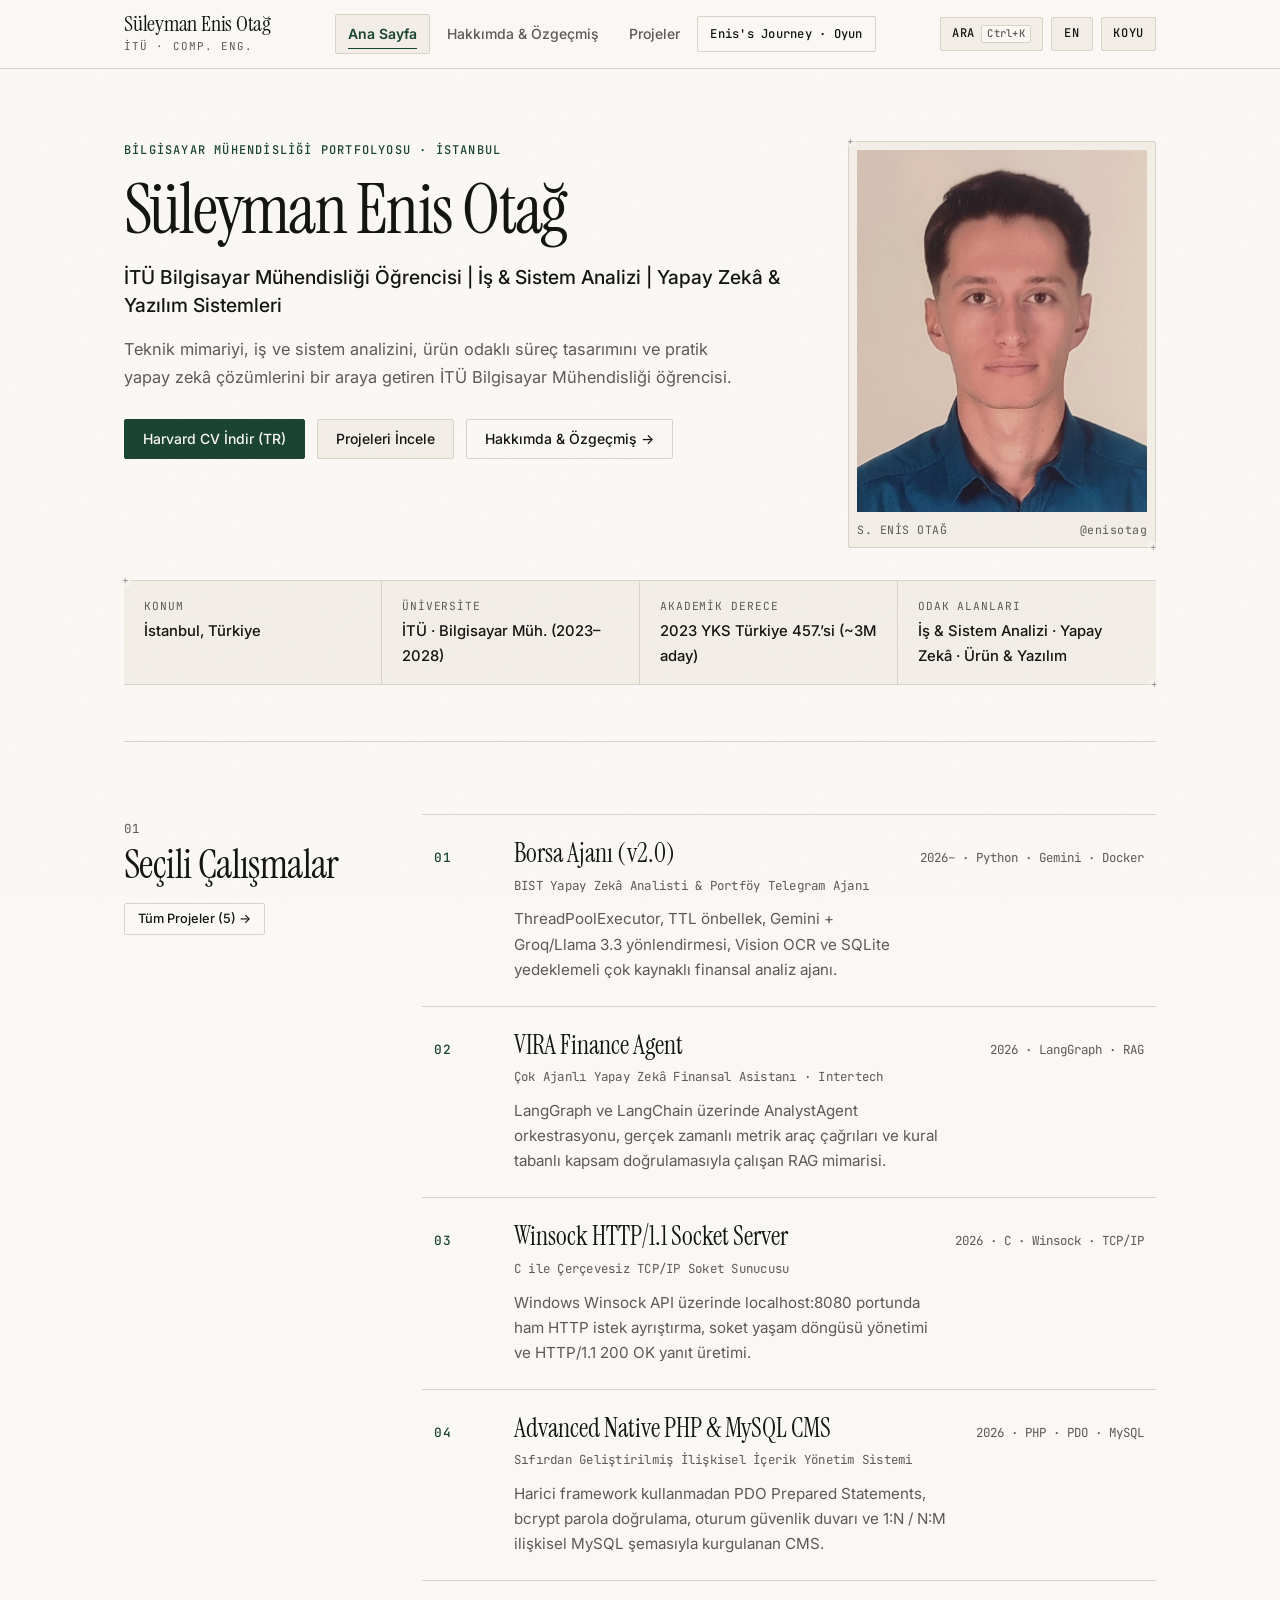
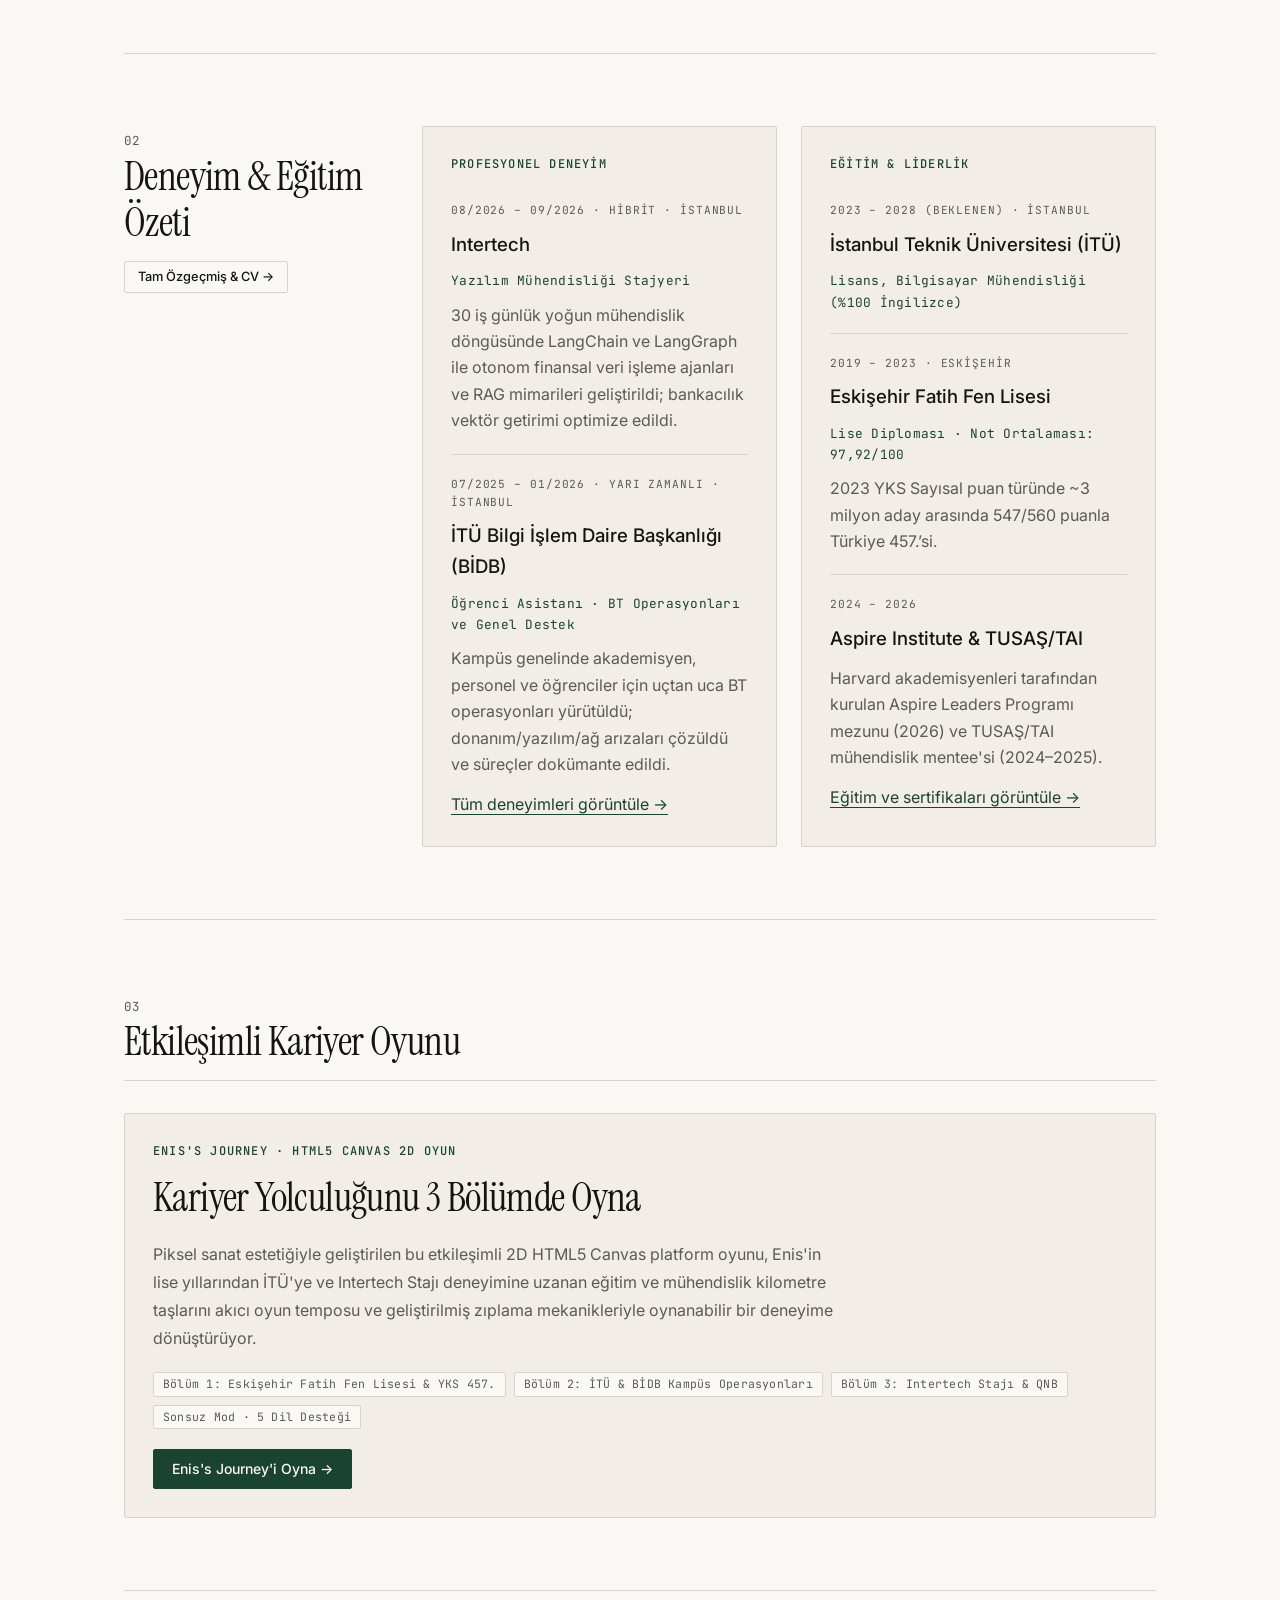
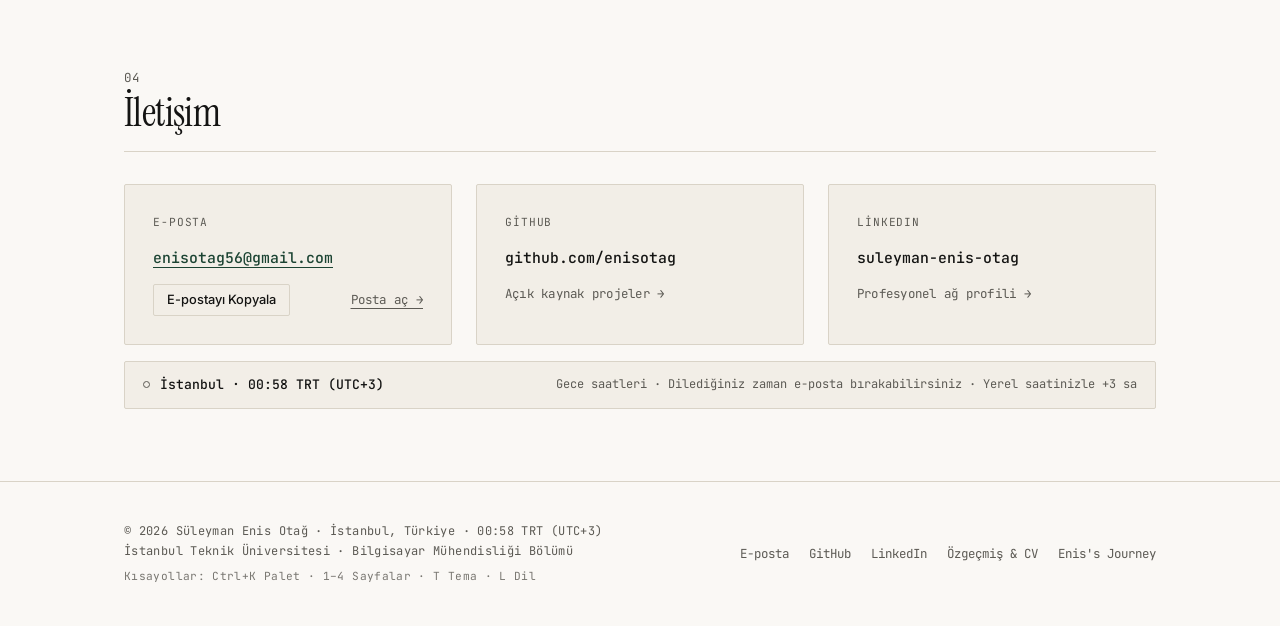
<file: index.html>
<!DOCTYPE html>
<html lang="tr" data-theme="light">
<head>
  <meta charset="UTF-8">
  <meta name="viewport" content="width=device-width, initial-scale=1.0">
  <title data-tr="Süleyman Enis Otağ — Bilgisayar Mühendisliği &amp; Agentic AI Portfolyosu" data-en="Süleyman Enis Otağ — Computer Engineering &amp; Agentic AI Portfolio">Süleyman Enis Otağ — Bilgisayar Mühendisliği &amp; Agentic AI Portfolyosu</title>
  <meta name="description" content="Süleyman Enis Otağ — İTÜ Bilgisayar Mühendisliği öğrencisi. İş ve sistem analizi, ürün odaklı yazılım geliştirme ve yapay zekâ çözümleri portfolyosu.">
  <link rel="icon" type="image/svg+xml" href="assets/img/favicon.svg">
  <meta property="og:type" content="website">
  <meta property="og:site_name" content="Süleyman Enis Otağ">
  <meta property="og:title" content="Süleyman Enis Otağ — Bilgisayar Mühendisliği &amp; Agentic AI Portfolyosu">
  <meta property="og:description" content="Süleyman Enis Otağ — İTÜ Bilgisayar Mühendisliği öğrencisi. İş ve sistem analizi, ürün odaklı yazılım geliştirme ve yapay zekâ çözümleri portfolyosu.">
  <meta property="og:url" content="https://web.itu.edu.tr/otag23/">
  <meta property="og:image" content="https://web.itu.edu.tr/otag23/assets/img/og-preview.png">
  <meta property="og:image:width" content="1200">
  <meta property="og:image:height" content="630">
  <meta property="og:locale" content="tr_TR">
  <meta name="twitter:card" content="summary_large_image">
  <meta name="twitter:title" content="Süleyman Enis Otağ — Bilgisayar Mühendisliği &amp; Agentic AI Portfolyosu">
  <meta name="twitter:description" content="Süleyman Enis Otağ — İTÜ Bilgisayar Mühendisliği öğrencisi. İş ve sistem analizi, ürün odaklı yazılım geliştirme ve yapay zekâ çözümleri portfolyosu.">
  <meta name="twitter:image" content="https://web.itu.edu.tr/otag23/assets/img/og-preview.png">
  <link rel="preconnect" href="https://fonts.googleapis.com">
  <link rel="preconnect" href="https://fonts.gstatic.com" crossorigin>
  <link href="https://fonts.googleapis.com/css2?family=Instrument+Serif:ital@0;1&family=Inter:wght@400;500;600;700&family=JetBrains+Mono:wght@400;500&display=swap" rel="stylesheet">
  <link rel="stylesheet" href="assets/css/style.css">
  <script src="assets/js/main.js" defer></script>
</head>
<body>
  <a href="#main-content" class="skip-link" data-tr="İçeriğe geç" data-en="Skip to content">İçeriğe geç</a>

  <header class="site-header">
    <div class="container header-inner">
      <a href="index.html" class="brand">
        <span class="brand-name">Süleyman Enis Otağ</span>
        <span class="brand-meta">İTÜ · COMP. ENG.</span>
      </a>
      <nav class="site-nav" id="site-nav" aria-label="Ana gezinme">
        <a href="index.html" class="nav-link" data-tr="Ana Sayfa" data-en="Home">Ana Sayfa</a>
        <a href="about.html" class="nav-link" data-tr="Hakkımda &amp; Özgeçmiş" data-en="About &amp; CV">Hakkımda &amp; Özgeçmiş</a>
        <a href="projects.html" class="nav-link" data-tr="Projeler" data-en="Projects">Projeler</a>
        <a href="journey.html" class="nav-link nav-link-journey" data-tr="Enis's Journey · Oyun" data-en="Enis's Journey · Game">Enis's Journey · Oyun</a>
      </nav>
      <div class="header-actions">
        <button type="button" class="control-btn cmd-trigger" id="cmd-palette-trigger" aria-haspopup="dialog" aria-controls="cmd-palette" aria-expanded="false"><span class="cmd-trigger-label" data-tr="Ara" data-en="Search">Ara</span><kbd class="cmd-trigger-kbd">Ctrl+K</kbd></button>
        <button type="button" class="control-btn" id="lang-toggle" aria-label="Switch language to English">EN</button>
        <button type="button" class="control-btn" id="theme-toggle" aria-label="Koyu temaya geç" aria-pressed="false">KOYU</button>
        <button type="button" class="control-btn mobile-nav-toggle" id="mobile-nav-toggle" aria-expanded="false" aria-controls="site-nav" aria-label="Menüyü aç / Toggle menu" data-tr="Menü" data-en="Menu">Menü</button>
      </div>
    </div>
  </header>

  <main id="main-content">
    <!-- Editorial Hero -->
    <section class="hero">
      <div class="container stack-lg">
        <div class="hero-grid">
          <div>
            <p class="eyebrow" data-tr="BİLGİSAYAR MÜHENDİSLİĞİ PORTFOLYOSU · İSTANBUL" data-en="COMPUTER ENGINEERING PORTFOLIO · ISTANBUL">BİLGİSAYAR MÜHENDİSLİĞİ PORTFOLYOSU · İSTANBUL</p>
            <h1 class="hero-title">Süleyman Enis Otağ</h1>
            <p class="hero-subtitle" data-tr="İTÜ Bilgisayar Mühendisliği Öğrencisi | İş &amp; Sistem Analizi | Yapay Zekâ &amp; Yazılım Sistemleri" data-en="Senior Computer Engineering Student @ Istanbul Technical University | Business &amp; Systems Analysis | AI &amp; Software Systems">İTÜ Bilgisayar Mühendisliği Öğrencisi | İş &amp; Sistem Analizi | Yapay Zekâ &amp; Yazılım Sistemleri</p>
            <p class="hero-lead" data-tr="Teknik mimariyi, iş ve sistem analizini, ürün odaklı süreç tasarımını ve pratik yapay zekâ çözümlerini bir araya getiren İTÜ Bilgisayar Mühendisliği öğrencisi." data-en="ITU Computer Engineering student bridging technical architecture, business &amp; systems analysis, product workflows, and practical AI solutions.">Teknik mimariyi, iş ve sistem analizini, ürün odaklı süreç tasarımını ve pratik yapay zekâ çözümlerini bir araya getiren İTÜ Bilgisayar Mühendisliği öğrencisi.</p>
            <div class="hero-actions">
              <a href="assets/cv/enis_cv_tr.pdf" class="btn btn-primary cv-dynamic-link" target="_blank" rel="noopener" data-tr="Harvard CV İndir (TR)" data-en="Download Harvard CV (EN)">Harvard CV İndir (TR)</a>
              <a href="projects.html" class="btn btn-secondary" data-tr="Projeleri İncele" data-en="Explore Projects">Projeleri İncele</a>
              <a href="about.html" class="btn btn-ghost" data-tr="Hakkımda &amp; Özgeçmiş →" data-en="About &amp; Experience →">Hakkımda &amp; Özgeçmiş →</a>
            </div>
          </div>

          <aside class="hero-aside">
            <figure class="avatar-frame">
              <img src="assets/img/profile.jpg" alt="Süleyman Enis Otağ" width="280" height="350" loading="eager">
              <figcaption class="avatar-caption">
                <span>S. ENİS OTAĞ</span>
                <span>@enisotag</span>
              </figcaption>
            </figure>
          </aside>
        </div>

        <div class="meta-bar" role="region" aria-label="Özet Bilgiler">
          <div class="meta-item">
            <span class="meta-label" data-tr="Konum" data-en="Location">Konum</span>
            <span class="meta-value">İstanbul, Türkiye</span>
          </div>
          <div class="meta-item">
            <span class="meta-label" data-tr="Üniversite" data-en="University">Üniversite</span>
            <span class="meta-value" data-tr="İTÜ · Bilgisayar Müh. (2023–2028)" data-en="ITU · Computer Eng. (2023–2028)">İTÜ · Bilgisayar Müh. (2023–2028)</span>
          </div>
          <div class="meta-item">
            <span class="meta-label" data-tr="Akademik Derece" data-en="Academic Rank">Akademik Derece</span>
            <span class="meta-value" data-tr="2023 YKS Türkiye 457.’si (~3M aday)" data-en="2023 YKS 457th Nationwide (~3M)">2023 YKS Türkiye 457.’si (~3M aday)</span>
          </div>
          <div class="meta-item">
            <span class="meta-label" data-tr="Odak Alanları" data-en="Core Focus">Odak Alanları</span>
            <span class="meta-value" data-tr="İş &amp; Sistem Analizi · Yapay Zekâ · Ürün &amp; Yazılım" data-en="Business &amp; Systems Analysis · AI · Software">İş &amp; Sistem Analizi · Yapay Zekâ · Ürün &amp; Yazılım</span>
          </div>
        </div>
      </div>
    </section>

    <div class="container"><hr class="divider"></div>

    <!-- Selected Works -->
    <section class="section" id="selected-works">
      <div class="container section-split">
        <div class="section-header">
          <div>
            <span class="section-index">01</span>
            <h2 class="section-title" data-tr="Seçili Çalışmalar" data-en="Selected Works">Seçili Çalışmalar</h2>
          </div>
          <a href="projects.html" class="btn btn-ghost btn-sm" data-tr="Tüm Projeler (5) →" data-en="All Projects (5) →">Tüm Projeler (5) →</a>
        </div>

        <div class="section-body">
          <div class="index-list">
          <a href="projects.html#borsa-ajani" class="index-row">
            <span class="row-num">01</span>
            <div class="row-main">
              <h3 class="row-title">Borsa Ajanı (v2.0)</h3>
              <p class="row-sub" data-tr="BIST Yapay Zekâ Analisti &amp; Portföy Telegram Ajanı" data-en="BIST AI Analyst &amp; Portfolio Telegram Agent">BIST Yapay Zekâ Analisti &amp; Portföy Telegram Ajanı</p>
              <p class="row-desc" data-tr="ThreadPoolExecutor, TTL önbellek, Gemini + Groq/Llama 3.3 yönlendirmesi, Vision OCR ve SQLite yedeklemeli çok kaynaklı finansal analiz ajanı." data-en="Concurrent multi-source financial pipeline with ThreadPoolExecutor, TTL cache, Gemini + Groq/Llama 3.3 fallback, Vision OCR, and SQLite backup.">ThreadPoolExecutor, TTL önbellek, Gemini + Groq/Llama 3.3 yönlendirmesi, Vision OCR ve SQLite yedeklemeli çok kaynaklı finansal analiz ajanı.</p>
            </div>
            <span class="row-meta">2026– · Python · Gemini · Docker</span>
          </a>

          <a href="projects.html#vira-agent" class="index-row">
            <span class="row-num">02</span>
            <div class="row-main">
              <h3 class="row-title">VIRA Finance Agent</h3>
              <p class="row-sub" data-tr="Çok Ajanlı Yapay Zekâ Finansal Asistanı · Intertech" data-en="Multi-Agent AI Financial Assistant · Intertech">Çok Ajanlı Yapay Zekâ Finansal Asistanı · Intertech</p>
              <p class="row-desc" data-tr="LangGraph ve LangChain üzerinde AnalystAgent orkestrasyonu, gerçek zamanlı metrik araç çağrıları ve kural tabanlı kapsam doğrulamasıyla çalışan RAG mimarisi." data-en="Multi-agent LangGraph &amp; LangChain orchestration featuring AnalystAgent, real-time tool calling, and rule-based scope validation over banking data.">LangGraph ve LangChain üzerinde AnalystAgent orkestrasyonu, gerçek zamanlı metrik araç çağrıları ve kural tabanlı kapsam doğrulamasıyla çalışan RAG mimarisi.</p>
            </div>
            <span class="row-meta">2026 · LangGraph · RAG</span>
          </a>

          <a href="projects.html#winsock-server" class="index-row">
            <span class="row-num">03</span>
            <div class="row-main">
              <h3 class="row-title">Winsock HTTP/1.1 Socket Server</h3>
              <p class="row-sub" data-tr="C ile Çerçevesiz TCP/IP Soket Sunucusu" data-en="Framework-Free TCP/IP HTTP/1.1 Socket Server in C">C ile Çerçevesiz TCP/IP Soket Sunucusu</p>
              <p class="row-desc" data-tr="Windows Winsock API üzerinde localhost:8080 portunda ham HTTP istek ayrıştırma, soket yaşam döngüsü yönetimi ve HTTP/1.1 200 OK yanıt üretimi." data-en="Framework-free TCP/IP server on localhost:8080 built with Windows Winsock API, handling raw HTTP parsing and deterministic connection lifecycles.">Windows Winsock API üzerinde localhost:8080 portunda ham HTTP istek ayrıştırma, soket yaşam döngüsü yönetimi ve HTTP/1.1 200 OK yanıt üretimi.</p>
            </div>
            <span class="row-meta">2026 · C · Winsock · TCP/IP</span>
          </a>

          <a href="projects.html#php-cms" class="index-row">
            <span class="row-num">04</span>
            <div class="row-main">
              <h3 class="row-title">Advanced Native PHP &amp; MySQL CMS</h3>
              <p class="row-sub" data-tr="Sıfırdan Geliştirilmiş İlişkisel İçerik Yönetim Sistemi" data-en="Custom Relational Content Management System">Sıfırdan Geliştirilmiş İlişkisel İçerik Yönetim Sistemi</p>
              <p class="row-desc" data-tr="Harici framework kullanmadan PDO Prepared Statements, bcrypt parola doğrulama, oturum güvenlik duvarı ve 1:N / N:M ilişkisel MySQL şemasıyla kurgulanan CMS." data-en="Custom CMS built from scratch without external frameworks using PDO Prepared Statements, bcrypt auth, session firewall, and 1:N / N:M schemas.">Harici framework kullanmadan PDO Prepared Statements, bcrypt parola doğrulama, oturum güvenlik duvarı ve 1:N / N:M ilişkisel MySQL şemasıyla kurgulanan CMS.</p>
            </div>
            <span class="row-meta">2026 · PHP · PDO · MySQL</span>
          </a>
          </div>
        </div>
      </div>
    </section>

    <div class="container"><hr class="divider"></div>

    <!-- Experience & Education Snapshot -->
    <section class="section" id="background">
      <div class="container section-split">
        <div class="section-header">
          <div>
            <span class="section-index">02</span>
            <h2 class="section-title" data-tr="Deneyim &amp; Eğitim Özeti" data-en="Experience &amp; Education Snapshot">Deneyim &amp; Eğitim Özeti</h2>
          </div>
          <a href="about.html" class="btn btn-ghost btn-sm" data-tr="Tam Özgeçmiş &amp; CV →" data-en="Full Profile &amp; CV →">Tam Özgeçmiş &amp; CV →</a>
        </div>

        <div class="section-body">
          <div class="grid-2">
          <article class="card">
            <p class="eyebrow" data-tr="Profesyonel Deneyim" data-en="Experience">Profesyonel Deneyim</p>
            <div class="stack-md">
              <div class="stack-sm">
                <span class="meta-label" data-tr="08/2026 – 09/2026 · Hibrit · İstanbul" data-en="08/2026 – 09/2026 · Hybrid · İstanbul">08/2026 – 09/2026 · Hibrit · İstanbul</span>
                <h3>Intertech</h3>
                <p class="timeline-role" data-tr="Yazılım Mühendisliği Stajyeri" data-en="Software Engineering Intern">Yazılım Mühendisliği Stajyeri</p>
                <p class="text-muted" data-tr="30 iş günlük yoğun mühendislik döngüsünde LangChain ve LangGraph ile otonom finansal veri işleme ajanları ve RAG mimarileri geliştirildi; bankacılık vektör getirimi optimize edildi." data-en="Architected LangChain/LangGraph agentic AI workflows and RAG pipelines for automated financial data processing; optimized banking vector retrieval latency and accuracy.">30 iş günlük yoğun mühendislik döngüsünde LangChain ve LangGraph ile otonom finansal veri işleme ajanları ve RAG mimarileri geliştirildi; bankacılık vektör getirimi optimize edildi.</p>
              </div>

              <hr class="divider">

              <div class="stack-sm">
                <span class="meta-label" data-tr="07/2025 – 01/2026 · Yarı Zamanlı · İstanbul" data-en="07/2025 – 01/2026 · Part-time · İstanbul">07/2025 – 01/2026 · Yarı Zamanlı · İstanbul</span>
                <h3>İTÜ Bilgi İşlem Daire Başkanlığı (BİDB)</h3>
                <p class="timeline-role" data-tr="Öğrenci Asistanı · BT Operasyonları ve Genel Destek" data-en="Student Assistant · IT Operations &amp; General Support">Öğrenci Asistanı · BT Operasyonları ve Genel Destek</p>
                <p class="text-muted" data-tr="Kampüs genelinde akademisyen, personel ve öğrenciler için uçtan uca BT operasyonları yürütüldü; donanım/yazılım/ağ arızaları çözüldü ve süreçler dokümante edildi." data-en="Delivered end-to-end campus IT operations and incident resolution for faculty, staff, and students while standardizing troubleshooting documentation.">Kampüs genelinde akademisyen, personel ve öğrenciler için uçtan uca BT operasyonları yürütüldü; donanım/yazılım/ağ arızaları çözüldü ve süreçler dokümante edildi.</p>
              </div>
            </div>
            <div class="cluster">
              <a href="about.html#experience" class="inline-link" data-tr="Tüm deneyimleri görüntüle →" data-en="View full experience →">Tüm deneyimleri görüntüle →</a>
            </div>
          </article>

          <article class="card">
            <p class="eyebrow" data-tr="Eğitim &amp; Liderlik" data-en="Education &amp; Leadership">Eğitim &amp; Liderlik</p>
            <div class="stack-md">
              <div class="stack-sm">
                <span class="meta-label" data-tr="2023 – 2028 (Beklenen) · İstanbul" data-en="2023 – 2028 (Expected) · İstanbul">2023 – 2028 (Beklenen) · İstanbul</span>
                <h3 data-tr="İstanbul Teknik Üniversitesi (İTÜ)" data-en="Istanbul Technical University (İTÜ)">İstanbul Teknik Üniversitesi (İTÜ)</h3>
                <p class="timeline-role" data-tr="Lisans, Bilgisayar Mühendisliği (%100 İngilizce)" data-en="B.S. in Computer Engineering (100% English)">Lisans, Bilgisayar Mühendisliği (%100 İngilizce)</p>
              </div>

              <hr class="divider">

              <div class="stack-sm">
                <span class="meta-label">2019 – 2023 · Eskişehir</span>
                <h3>Eskişehir Fatih Fen Lisesi</h3>
                <p class="timeline-role" data-tr="Lise Diploması · Not Ortalaması: 97,92/100" data-en="High School Diploma · GPA: 97.92/100">Lise Diploması · Not Ortalaması: 97,92/100</p>
                <p class="text-muted" data-tr="2023 YKS Sayısal puan türünde ~3 milyon aday arasında 547/560 puanla Türkiye 457.’si." data-en="Ranked 457th nationwide in 2023 YKS (~3 million candidates, score 547/560).">2023 YKS Sayısal puan türünde ~3 milyon aday arasında 547/560 puanla Türkiye 457.’si.</p>
              </div>

              <hr class="divider">

              <div class="stack-sm">
                <span class="meta-label">2024 – 2026</span>
                <h3 data-tr="Aspire Institute &amp; TUSAŞ/TAI" data-en="Aspire Institute &amp; Turkish Aerospace (TUSAŞ/TAI)">Aspire Institute &amp; TUSAŞ/TAI</h3>
                <p class="text-muted" data-tr="Harvard akademisyenleri tarafından kurulan Aspire Leaders Programı mezunu (2026) ve TUSAŞ/TAI mühendislik mentee'si (2024–2025)." data-en="Aspire Leaders Program Alum founded by Harvard faculty (2026) and TUSAŞ/TAI engineering mentee (2024–2025).">Harvard akademisyenleri tarafından kurulan Aspire Leaders Programı mezunu (2026) ve TUSAŞ/TAI mühendislik mentee'si (2024–2025).</p>
              </div>
            </div>
            <div class="cluster">
              <a href="about.html#education" class="inline-link" data-tr="Eğitim ve sertifikaları görüntüle →" data-en="View education &amp; certifications →">Eğitim ve sertifikaları görüntüle →</a>
            </div>
          </article>
          </div>
        </div>
      </div>
    </section>

    <div class="container"><hr class="divider"></div>

    <!-- Enis's Journey Minimal Editorial Callout -->
    <section class="section" id="journey-callout">
      <div class="container">
        <div class="section-header">
          <div>
            <span class="section-index">03</span>
            <h2 class="section-title" data-tr="Etkileşimli Kariyer Oyunu" data-en="Interactive Career Journey">Etkileşimli Kariyer Oyunu</h2>
          </div>
        </div>

        <article class="callout stack-md">
          <div>
            <p class="eyebrow" data-tr="ENIS'S JOURNEY · HTML5 CANVAS 2D OYUN" data-en="ENIS'S JOURNEY · HTML5 CANVAS 2D SIDE-SCROLLER">ENIS'S JOURNEY · HTML5 CANVAS 2D OYUN</p>
            <h3 class="section-title" data-tr="Kariyer Yolculuğunu 3 Bölümde Oyna" data-en="Play Through Three Career Milestones">Kariyer Yolculuğunu 3 Bölümde Oyna</h3>
          </div>

          <div class="prose" data-lang-block="tr">
            <p>Piksel sanat estetiğiyle geliştirilen bu etkileşimli 2D HTML5 Canvas platform oyunu, Enis'in lise yıllarından İTÜ'ye ve Intertech Stajı deneyimine uzanan eğitim ve mühendislik kilometre taşlarını akıcı oyun temposu ve geliştirilmiş zıplama mekanikleriyle oynanabilir bir deneyime dönüştürüyor.</p>
          </div>
          <div class="prose" data-lang-block="en">
            <p>An interactive 2D pixel-art HTML5 Canvas side-scroller chronicling Enis's education and engineering milestones from high school and İTÜ to his Intertech Internship, featuring smooth pacing and upgraded double-jump mechanics.</p>
          </div>

          <ul class="tag-list">
            <li class="tag" data-tr="Bölüm 1: Eskişehir Fatih Fen Lisesi &amp; YKS 457." data-en="Stage 1: Fatih Science High School &amp; YKS 457th">Bölüm 1: Eskişehir Fatih Fen Lisesi &amp; YKS 457.</li>
            <li class="tag" data-tr="Bölüm 2: İTÜ &amp; BİDB Kampüs Operasyonları" data-en="Stage 2: İTÜ &amp; BİDB Operations">Bölüm 2: İTÜ &amp; BİDB Kampüs Operasyonları</li>
            <li class="tag" data-tr="Bölüm 3: Intertech Stajı &amp; QNB" data-en="Stage 3: Intertech Internship &amp; QNB">Bölüm 3: Intertech Stajı &amp; QNB</li>
            <li class="tag" data-tr="Sonsuz Mod · 5 Dil Desteği" data-en="Endless Mode · 5 Languages">Sonsuz Mod · 5 Dil Desteği</li>
          </ul>

          <div class="hero-actions">
            <a href="journey.html" class="btn btn-primary" data-tr="Enis's Journey'i Oyna →" data-en="Play Enis's Journey →">Enis's Journey'i Oyna →</a>
          </div>
        </article>
      </div>
    </section>

    <div class="container"><hr class="divider"></div>

    <!-- Contact Section -->
    <section class="section" id="contact">
      <div class="container">
        <div class="section-header">
          <div>
            <span class="section-index">04</span>
            <h2 class="section-title" data-tr="İletişim" data-en="Contact">İletişim</h2>
          </div>
        </div>

        <div class="grid-3">
          <div class="card card-interactive">
            <span class="meta-label" data-tr="E-posta" data-en="Email">E-posta</span>
            <a href="mailto:enisotag56@gmail.com" class="meta-value mono inline-link">enisotag56@gmail.com</a>
            <div class="cluster" style="margin-top: auto; justify-content: space-between;">
              <button type="button" class="btn btn-secondary btn-sm copy-email-btn" data-copy-email="enisotag56@gmail.com" data-tr="E-postayı Kopyala" data-en="Copy Email" data-copied-tr="Kopyalandı ✓" data-copied-en="Copied ✓">E-postayı Kopyala</button>
              <a href="mailto:enisotag56@gmail.com" class="row-sub inline-link" data-tr="Posta aç →" data-en="Open mail →">Posta aç →</a>
            </div>
          </div>

          <a href="https://github.com/enisotag" target="_blank" rel="noopener" class="card">
            <span class="meta-label">GitHub</span>
            <strong class="meta-value mono">github.com/enisotag</strong>
            <span class="row-sub" data-tr="Açık kaynak projeler →" data-en="Open-source repositories →">Açık kaynak projeler →</span>
          </a>

          <a href="https://www.linkedin.com/in/suleyman-enis-otag/" target="_blank" rel="noopener" class="card">
            <span class="meta-label">LinkedIn</span>
            <strong class="meta-value mono">suleyman-enis-otag</strong>
            <span class="row-sub" data-tr="Profesyonel ağ profili →" data-en="Professional profile →">Profesyonel ağ profili →</span>
          </a>
        </div>

        <div class="availability-strip">
          <div class="availability-main">
            <span class="availability-dot" data-istanbul-dot aria-hidden="true"></span>
            <span class="mono" data-istanbul-clock>İstanbul · --:-- TRT (UTC+3)</span>
          </div>
          <span class="availability-status" data-istanbul-status>İstanbul yerel saati (UTC+3)</span>
        </div>
      </div>
    </section>
  </main>

  <footer class="site-footer">
    <div class="container footer-inner">
      <div class="footer-meta">
        <p>© 2026 Süleyman Enis Otağ · İstanbul, Türkiye <span class="footer-clock" data-istanbul-clock="inline"></span></p>
        <p data-tr="İstanbul Teknik Üniversitesi · Bilgisayar Mühendisliği Bölümü" data-en="Istanbul Technical University · Department of Computer Engineering">İstanbul Teknik Üniversitesi · Bilgisayar Mühendisliği Bölümü</p>
        <p class="footer-shortcuts" data-tr="Kısayollar: Ctrl+K Palet · 1–4 Sayfalar · T Tema · L Dil" data-en="Shortcuts: Ctrl+K Palette · 1–4 Pages · T Theme · L Lang">Kısayollar: Ctrl+K Palet · 1–4 Sayfalar · T Tema · L Dil</p>
      </div>
      <div class="footer-links">
        <a href="mailto:enisotag56@gmail.com" data-tr="E-posta" data-en="Email">E-posta</a>
        <a href="https://github.com/enisotag" target="_blank" rel="noopener">GitHub</a>
        <a href="https://www.linkedin.com/in/suleyman-enis-otag/" target="_blank" rel="noopener">LinkedIn</a>
        <a href="about.html" data-tr="Özgeçmiş &amp; CV" data-en="About &amp; CV">Özgeçmiş &amp; CV</a>
        <a href="journey.html">Enis's Journey</a>
      </div>
    </div>
  </footer>
</body>
</html>
</file>
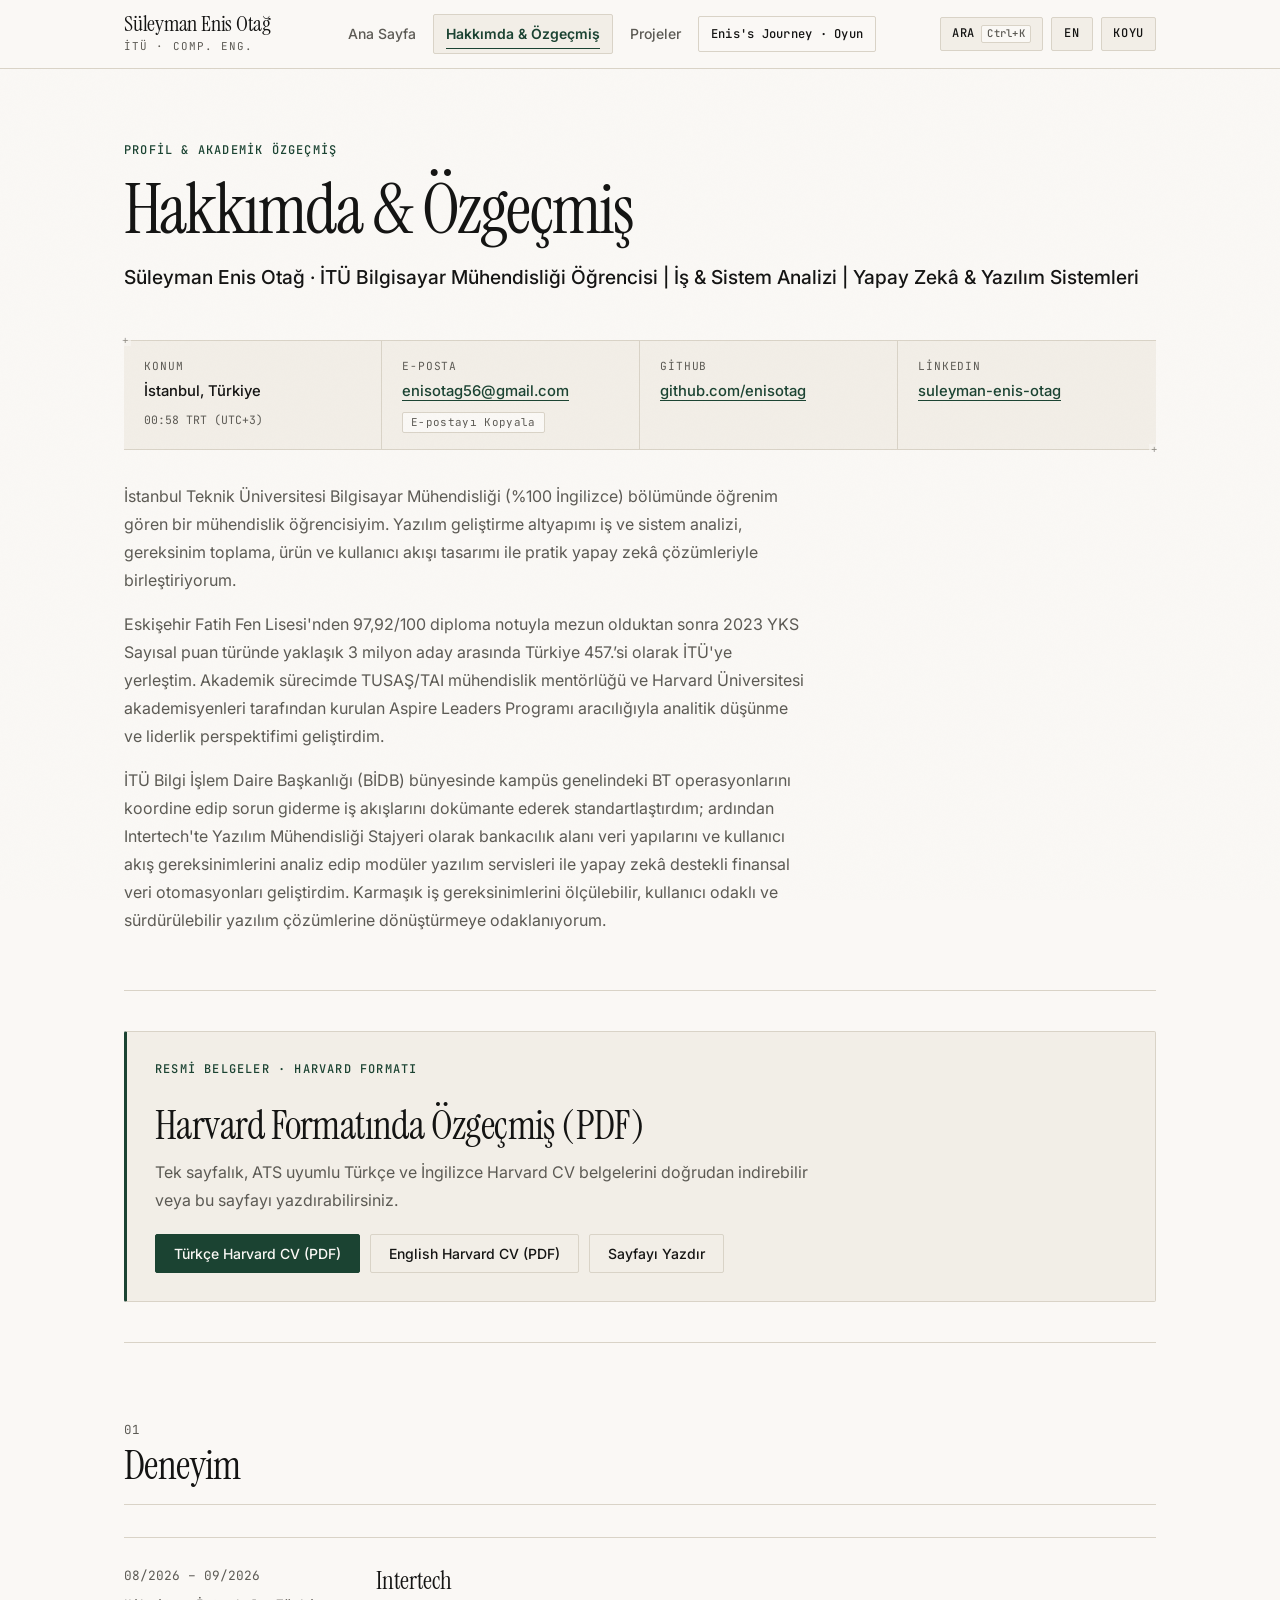
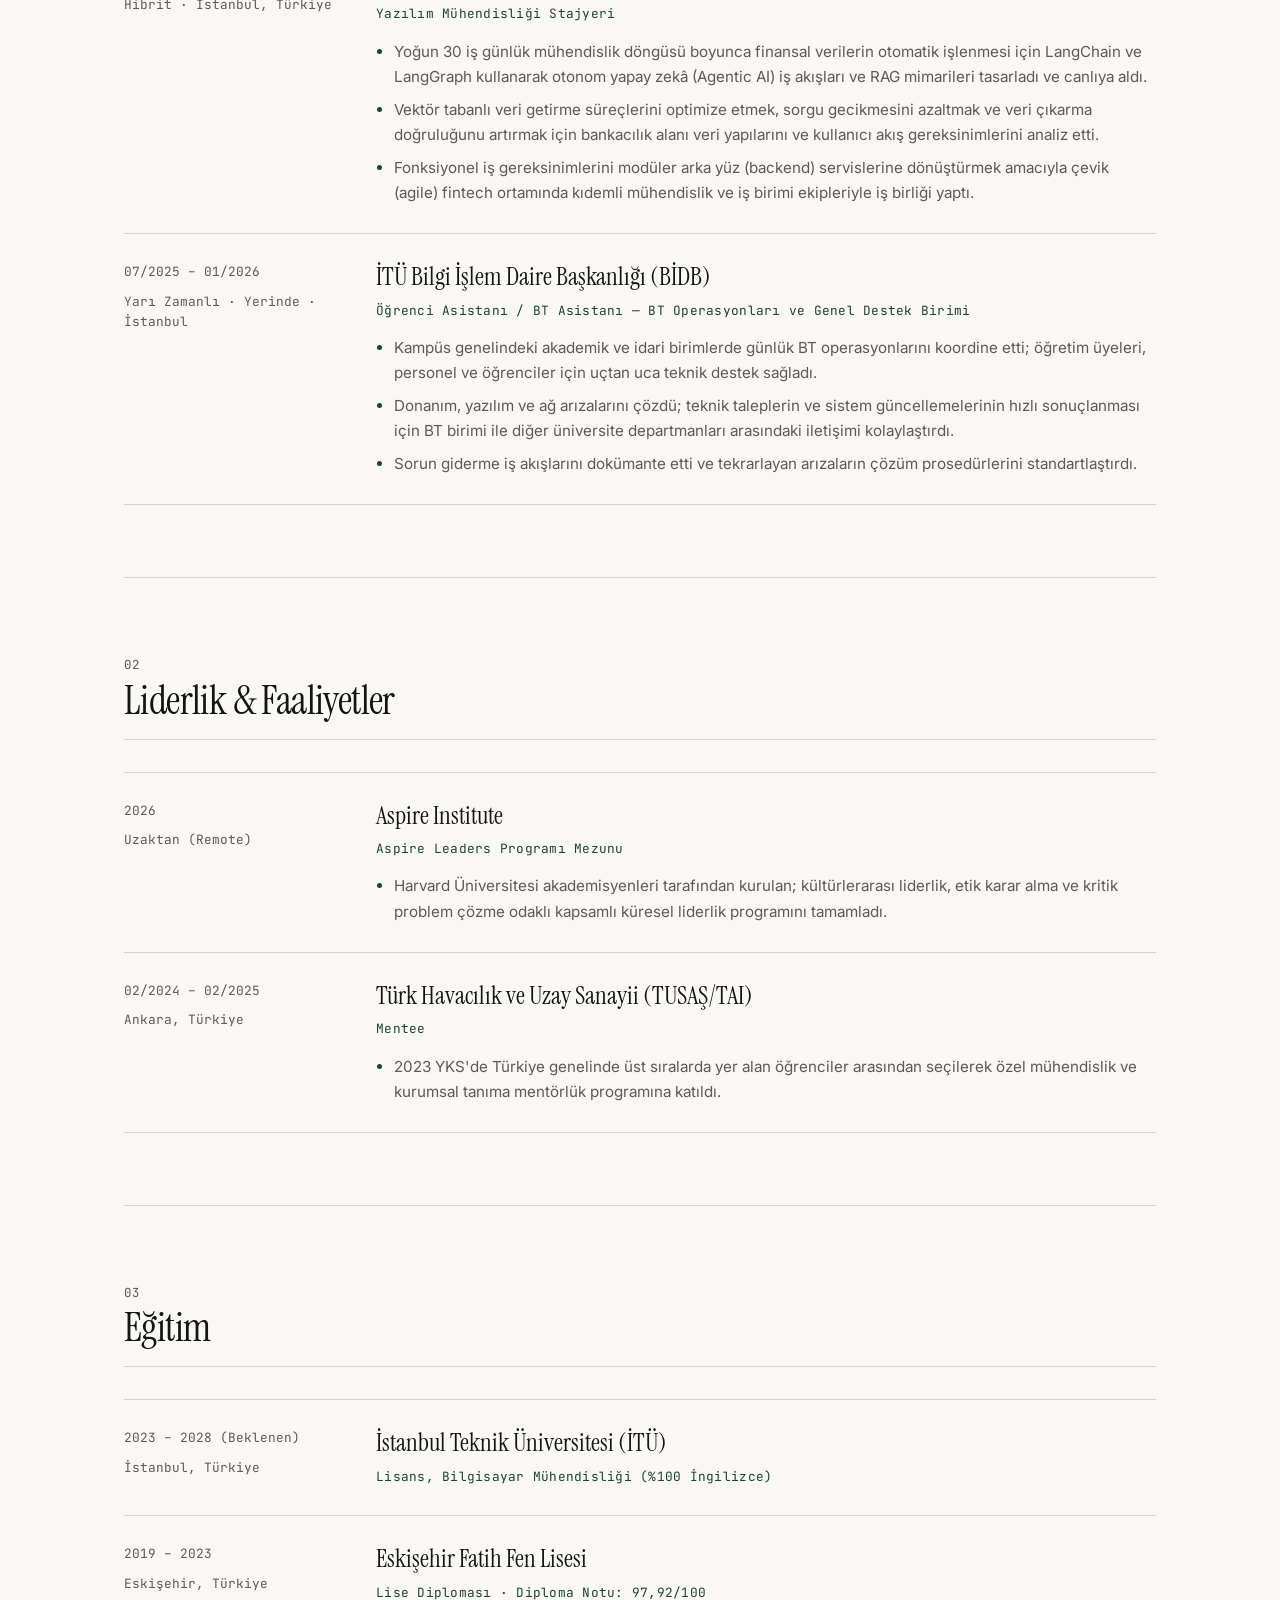
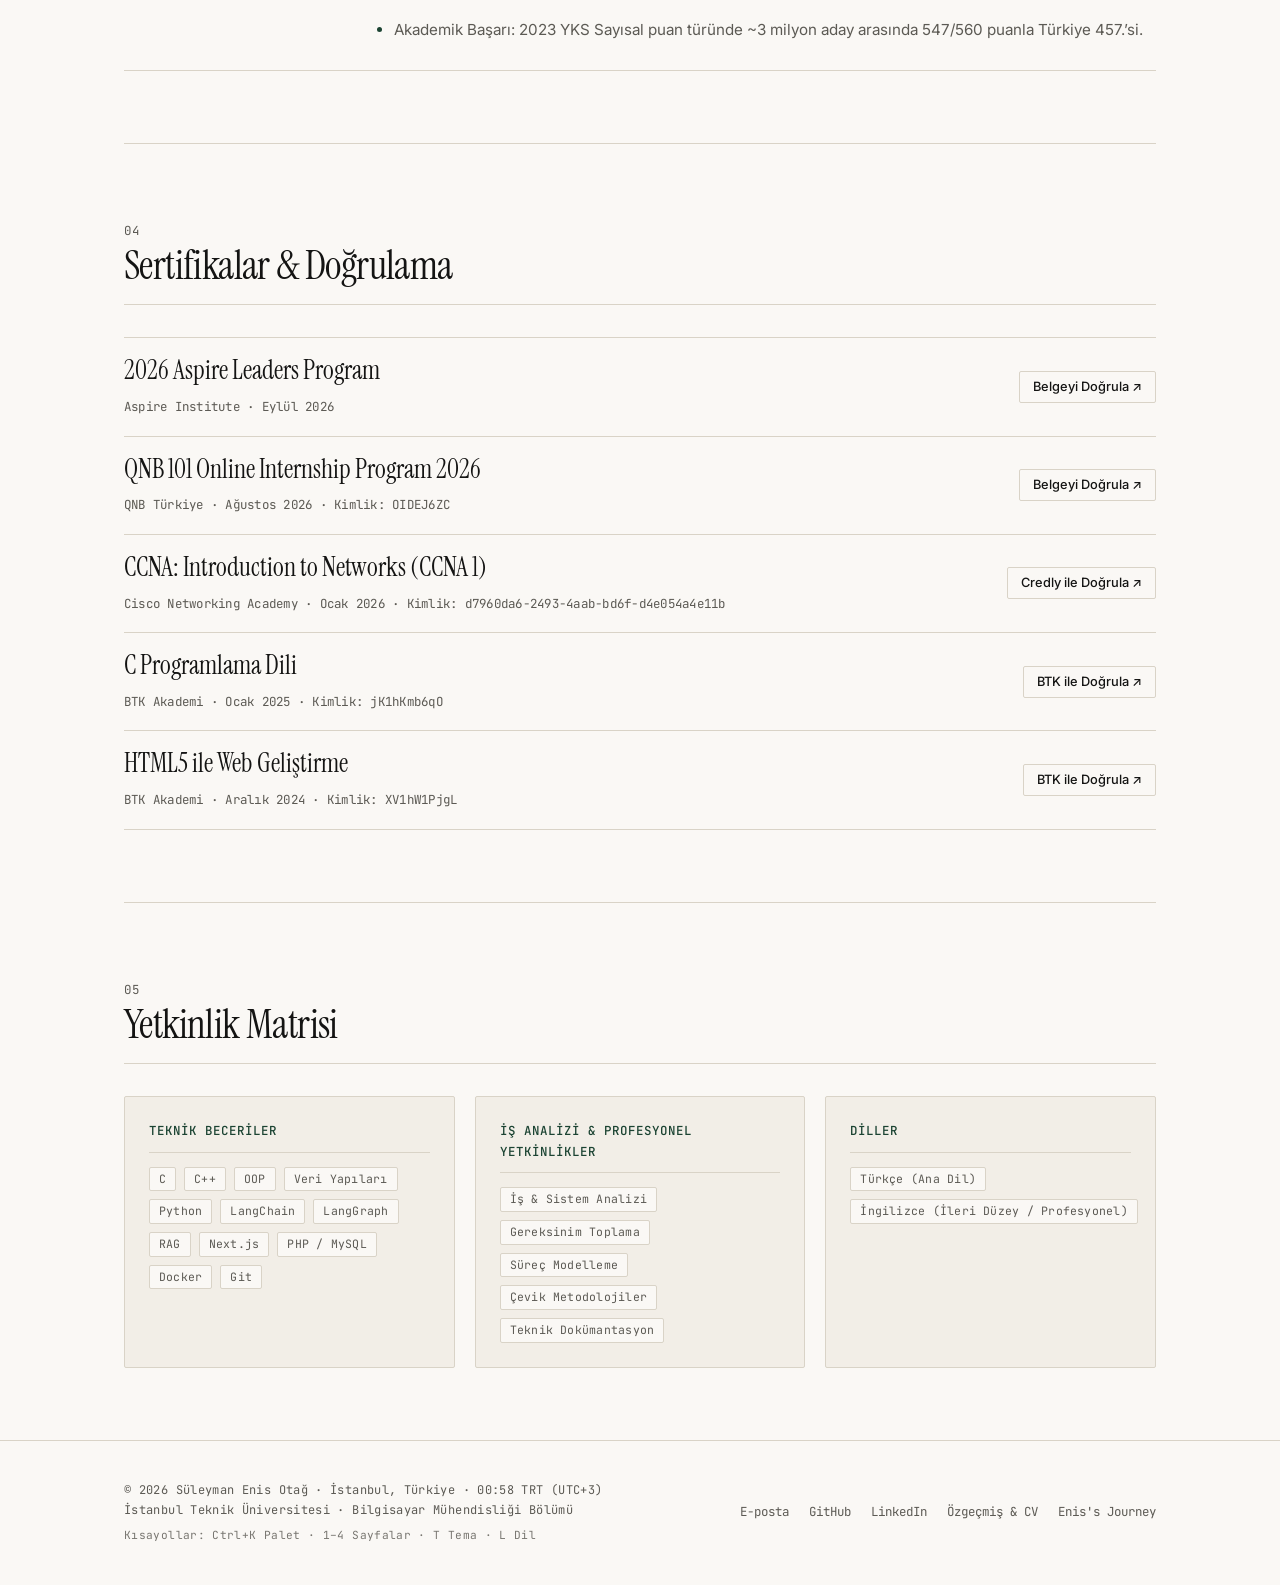
<file: about.html>
<!DOCTYPE html>
<html lang="tr" data-theme="light">
<head>
  <meta charset="UTF-8">
  <meta name="viewport" content="width=device-width, initial-scale=1.0">
  <title data-tr="Hakkımda &amp; Özgeçmiş — Süleyman Enis Otağ" data-en="About &amp; CV — Süleyman Enis Otağ">Hakkımda &amp; Özgeçmiş — Süleyman Enis Otağ</title>
  <meta name="description" content="Süleyman Enis Otağ özgeçmişi: İTÜ Bilgisayar Mühendisliği, Intertech ve İTÜ BİDB deneyimleri, Harvard formatı Türkçe ve İngilizce CV belgeleri, sertifikalar ve yetkinlik matrisi.">
  <link rel="icon" type="image/svg+xml" href="assets/img/favicon.svg">
  <meta property="og:type" content="website">
  <meta property="og:site_name" content="Süleyman Enis Otağ">
  <meta property="og:title" content="Hakkımda &amp; Özgeçmiş — Süleyman Enis Otağ">
  <meta property="og:description" content="Süleyman Enis Otağ özgeçmişi: İTÜ Bilgisayar Mühendisliği, Intertech ve İTÜ BİDB deneyimleri, Harvard formatı Türkçe ve İngilizce CV belgeleri, sertifikalar ve yetkinlik matrisi.">
  <meta property="og:url" content="https://web.itu.edu.tr/otag23/about.html">
  <meta property="og:image" content="https://web.itu.edu.tr/otag23/assets/img/og-preview.png">
  <meta property="og:image:width" content="1200">
  <meta property="og:image:height" content="630">
  <meta property="og:locale" content="tr_TR">
  <meta name="twitter:card" content="summary_large_image">
  <meta name="twitter:title" content="Hakkımda &amp; Özgeçmiş — Süleyman Enis Otağ">
  <meta name="twitter:description" content="Süleyman Enis Otağ özgeçmişi: İTÜ Bilgisayar Mühendisliği, Intertech ve İTÜ BİDB deneyimleri, Harvard formatı Türkçe ve İngilizce CV belgeleri, sertifikalar ve yetkinlik matrisi.">
  <meta name="twitter:image" content="https://web.itu.edu.tr/otag23/assets/img/og-preview.png">
  <link rel="preconnect" href="https://fonts.googleapis.com">
  <link rel="preconnect" href="https://fonts.gstatic.com" crossorigin>
  <link href="https://fonts.googleapis.com/css2?family=Instrument+Serif:ital@0;1&family=Inter:wght@400;500;600;700&family=JetBrains+Mono:wght@400;500&display=swap" rel="stylesheet">
  <link rel="stylesheet" href="assets/css/style.css">
  <script src="assets/js/main.js" defer></script>
</head>
<body>
  <a href="#main-content" class="skip-link" data-tr="İçeriğe geç" data-en="Skip to content">İçeriğe geç</a>

  <header class="site-header">
    <div class="container header-inner">
      <a href="index.html" class="brand">
        <span class="brand-name">Süleyman Enis Otağ</span>
        <span class="brand-meta">İTÜ · COMP. ENG.</span>
      </a>
      <nav class="site-nav" id="site-nav" aria-label="Ana gezinme">
        <a href="index.html" class="nav-link" data-tr="Ana Sayfa" data-en="Home">Ana Sayfa</a>
        <a href="about.html" class="nav-link" data-tr="Hakkımda &amp; Özgeçmiş" data-en="About &amp; CV">Hakkımda &amp; Özgeçmiş</a>
        <a href="projects.html" class="nav-link" data-tr="Projeler" data-en="Projects">Projeler</a>
        <a href="journey.html" class="nav-link nav-link-journey" data-tr="Enis's Journey · Oyun" data-en="Enis's Journey · Game">Enis's Journey · Oyun</a>
      </nav>
      <div class="header-actions">
        <button type="button" class="control-btn cmd-trigger" id="cmd-palette-trigger" aria-haspopup="dialog" aria-controls="cmd-palette" aria-expanded="false"><span class="cmd-trigger-label" data-tr="Ara" data-en="Search">Ara</span><kbd class="cmd-trigger-kbd">Ctrl+K</kbd></button>
        <button type="button" class="control-btn" id="lang-toggle" aria-label="Switch language to English">EN</button>
        <button type="button" class="control-btn" id="theme-toggle" aria-label="Koyu temaya geç" aria-pressed="false">KOYU</button>
        <button type="button" class="control-btn mobile-nav-toggle" id="mobile-nav-toggle" aria-expanded="false" aria-controls="site-nav" aria-label="Menüyü aç / Toggle menu" data-tr="Menü" data-en="Menu">Menü</button>
      </div>
    </div>
  </header>

  <main id="main-content">
    <aside class="section-rail" aria-label="Bölüm dizini">
      <p class="rail-heading" data-tr="DİZİN" data-en="INDEX">DİZİN</p>
      <ol class="rail-list">
        <li><a href="#cv-hub" class="rail-link" data-rail-target="cv-hub"><span class="rail-num">00</span><span class="rail-label" data-tr="Harvard CV" data-en="Harvard CV">Harvard CV</span></a></li>
        <li><a href="#experience" class="rail-link" data-rail-target="experience"><span class="rail-num">01</span><span class="rail-label" data-tr="Deneyim" data-en="Experience">Deneyim</span></a></li>
        <li><a href="#leadership" class="rail-link" data-rail-target="leadership"><span class="rail-num">02</span><span class="rail-label" data-tr="Liderlik" data-en="Leadership">Liderlik</span></a></li>
        <li><a href="#education" class="rail-link" data-rail-target="education"><span class="rail-num">03</span><span class="rail-label" data-tr="Eğitim" data-en="Education">Eğitim</span></a></li>
        <li><a href="#certifications" class="rail-link" data-rail-target="certifications"><span class="rail-num">04</span><span class="rail-label" data-tr="Sertifikalar" data-en="Credentials">Sertifikalar</span></a></li>
        <li><a href="#skills" class="rail-link" data-rail-target="skills"><span class="rail-num">05</span><span class="rail-label" data-tr="Yetkinlikler" data-en="Skills">Yetkinlikler</span></a></li>
      </ol>
    </aside>

    <!-- Biography & Editorial Header -->
    <section class="hero">
      <div class="container stack-lg">
        <div>
          <p class="eyebrow" data-tr="PROFİL &amp; AKADEMİK ÖZGEÇMİŞ" data-en="PROFILE &amp; CURRICULUM VITAE">PROFİL &amp; AKADEMİK ÖZGEÇMİŞ</p>
          <h1 class="hero-title" data-tr="Hakkımda &amp; Özgeçmiş" data-en="About &amp; Curriculum Vitae">Hakkımda &amp; Özgeçmiş</h1>
          <p class="hero-subtitle" data-tr="Süleyman Enis Otağ · İTÜ Bilgisayar Mühendisliği Öğrencisi | İş &amp; Sistem Analizi | Yapay Zekâ &amp; Yazılım Sistemleri" data-en="Süleyman Enis Otağ · Senior Computer Engineering Student @ İTÜ | Business &amp; Systems Analysis | AI &amp; Software Systems">Süleyman Enis Otağ · İTÜ Bilgisayar Mühendisliği Öğrencisi | İş &amp; Sistem Analizi | Yapay Zekâ &amp; Yazılım Sistemleri</p>
        </div>

        <div class="meta-bar" role="region" aria-label="Temel Profil Bilgileri">
          <div class="meta-item">
            <span class="meta-label" data-tr="Konum" data-en="Location">Konum</span>
            <span class="meta-value">İstanbul, Türkiye</span>
            <span class="meta-time mono" data-istanbul-clock="compact">--:-- TRT (UTC+3)</span>
          </div>
          <div class="meta-item">
            <span class="meta-label" data-tr="E-posta" data-en="Email">E-posta</span>
            <div class="meta-email-row">
              <a href="mailto:enisotag56@gmail.com" class="meta-value inline-link">enisotag56@gmail.com</a>
              <button type="button" class="copy-chip copy-email-btn" data-copy-email="enisotag56@gmail.com" data-tr="E-postayı Kopyala" data-en="Copy Email" data-copied-tr="Kopyalandı ✓" data-copied-en="Copied ✓">E-postayı Kopyala</button>
            </div>
          </div>
          <div class="meta-item">
            <span class="meta-label">GitHub</span>
            <a href="https://github.com/enisotag" target="_blank" rel="noopener" class="meta-value inline-link">github.com/enisotag</a>
          </div>
          <div class="meta-item">
            <span class="meta-label">LinkedIn</span>
            <a href="https://www.linkedin.com/in/suleyman-enis-otag/" target="_blank" rel="noopener" class="meta-value inline-link">suleyman-enis-otag</a>
          </div>
        </div>

        <div class="prose" data-lang-block="tr">
          <p>İstanbul Teknik Üniversitesi Bilgisayar Mühendisliği (%100 İngilizce) bölümünde öğrenim gören bir mühendislik öğrencisiyim. Yazılım geliştirme altyapımı iş ve sistem analizi, gereksinim toplama, ürün ve kullanıcı akışı tasarımı ile pratik yapay zekâ çözümleriyle birleştiriyorum.</p>
          <p>Eskişehir Fatih Fen Lisesi'nden 97,92/100 diploma notuyla mezun olduktan sonra 2023 YKS Sayısal puan türünde yaklaşık 3 milyon aday arasında Türkiye 457.’si olarak İTÜ'ye yerleştim. Akademik sürecimde TUSAŞ/TAI mühendislik mentörlüğü ve Harvard Üniversitesi akademisyenleri tarafından kurulan Aspire Leaders Programı aracılığıyla analitik düşünme ve liderlik perspektifimi geliştirdim.</p>
          <p>İTÜ Bilgi İşlem Daire Başkanlığı (BİDB) bünyesinde kampüs genelindeki BT operasyonlarını koordine edip sorun giderme iş akışlarını dokümante ederek standartlaştırdım; ardından Intertech'te Yazılım Mühendisliği Stajyeri olarak bankacılık alanı veri yapılarını ve kullanıcı akış gereksinimlerini analiz edip modüler yazılım servisleri ile yapay zekâ destekli finansal veri otomasyonları geliştirdim. Karmaşık iş gereksinimlerini ölçülebilir, kullanıcı odaklı ve sürdürülebilir yazılım çözümlerine dönüştürmeye odaklanıyorum.</p>
        </div>

        <div class="prose" data-lang-block="en">
          <p>I am an undergraduate Computer Engineering student (100% English program) at Istanbul Technical University, bridging software engineering fundamentals with business and systems analysis, requirements gathering, product and user workflow design, and practical AI solutions.</p>
          <p>After graduating from Eskişehir Fatih Science High School with a 97.92/100 GPA and ranking 457th nationwide in the 2023 YKS among ~3 million candidates, I entered İTÜ. Alongside my engineering studies, I strengthened my analytical and leadership perspective through the Turkish Aerospace (TUSAŞ/TAI) mentorship program and the global Aspire Leaders Program founded by Harvard University faculty.</p>
          <p>Professionally, I coordinated campus-wide IT operations and standardized troubleshooting workflows at the İTÜ Department of Information Technology (BİDB), and later joined Intertech as a Software Engineering Intern—analyzing banking domain data and user workflow requirements to deliver modular backend services and practical AI-powered financial data automation. I focus on translating complex business needs into clear, reliable, and user-centered software systems.</p>
        </div>
      </div>
    </section>

    <div class="container"><hr class="divider"></div>

    <!-- Harvard-Style CV Download Hub -->
    <section class="section-sm" id="cv-hub">
      <div class="container">
        <div class="cv-hub">
          <div class="stack-sm">
            <p class="eyebrow" data-tr="RESMİ BELGELER · HARVARD FORMATI" data-en="OFFICIAL DOCUMENTS · HARVARD FORMAT">RESMİ BELGELER · HARVARD FORMATI</p>
            <h2 class="section-title" data-tr="Harvard Formatında Özgeçmiş (PDF)" data-en="Harvard-Style Curriculum Vitae (PDF)">Harvard Formatında Özgeçmiş (PDF)</h2>
            <p class="prose" data-tr="Tek sayfalık, ATS uyumlu Türkçe ve İngilizce Harvard CV belgelerini doğrudan indirebilir veya bu sayfayı yazdırabilirsiniz." data-en="Download the single-page, ATS-ready Turkish or English Harvard CV PDFs directly, or print this structured CV view.">Tek sayfalık, ATS uyumlu Türkçe ve İngilizce Harvard CV belgelerini doğrudan indirebilir veya bu sayfayı yazdırabilirsiniz.</p>
          </div>
          <div class="cv-actions">
            <a href="assets/cv/enis_cv_tr.pdf" class="btn btn-primary" target="_blank" rel="noopener" download data-tr="Türkçe Harvard CV (PDF)" data-en="Turkish Harvard CV (PDF)">Türkçe Harvard CV (PDF)</a>
            <a href="assets/cv/enis_cv_en.pdf" class="btn btn-secondary" target="_blank" rel="noopener" download data-tr="English Harvard CV (PDF)" data-en="English Harvard CV (PDF)">English Harvard CV (PDF)</a>
            <button type="button" class="btn btn-ghost" id="print-cv-btn" data-tr="Sayfayı Yazdır" data-en="Print CV">Sayfayı Yazdır</button>
          </div>
        </div>
      </div>
    </section>

    <div class="container"><hr class="divider"></div>

    <!-- Chronological Experience -->
    <section class="section" id="experience">
      <div class="container">
        <div class="section-header">
          <div>
            <span class="section-index">01</span>
            <h2 class="section-title" data-tr="Deneyim" data-en="Experience">Deneyim</h2>
          </div>
        </div>

        <div class="timeline">
          <article class="timeline-item">
            <div class="timeline-date stack-sm">
              <span>08/2026 – 09/2026</span>
              <span data-tr="Hibrit · İstanbul, Türkiye" data-en="Hybrid · İstanbul, Türkiye">Hibrit · İstanbul, Türkiye</span>
            </div>
            <div class="timeline-body">
              <h3>Intertech</h3>
              <p class="timeline-role" data-tr="Yazılım Mühendisliği Stajyeri" data-en="Software Engineering Intern">Yazılım Mühendisliği Stajyeri</p>
              <ul class="bullets">
                <li data-tr="Yoğun 30 iş günlük mühendislik döngüsü boyunca finansal verilerin otomatik işlenmesi için LangChain ve LangGraph kullanarak otonom yapay zekâ (Agentic AI) iş akışları ve RAG mimarileri tasarladı ve canlıya aldı." data-en="Architected and deployed agentic AI workflows and RAG pipelines using LangChain and LangGraph for automated financial data processing during an intensive 30-workday engineering cycle.">Yoğun 30 iş günlük mühendislik döngüsü boyunca finansal verilerin otomatik işlenmesi için LangChain ve LangGraph kullanarak otonom yapay zekâ (Agentic AI) iş akışları ve RAG mimarileri tasarladı ve canlıya aldı.</li>
                <li data-tr="Vektör tabanlı veri getirme süreçlerini optimize etmek, sorgu gecikmesini azaltmak ve veri çıkarma doğruluğunu artırmak için bankacılık alanı veri yapılarını ve kullanıcı akış gereksinimlerini analiz etti." data-en="Analyzed banking domain data structures and user workflow requirements to optimize vector retrieval, reducing query latency and enhancing data extraction accuracy.">Vektör tabanlı veri getirme süreçlerini optimize etmek, sorgu gecikmesini azaltmak ve veri çıkarma doğruluğunu artırmak için bankacılık alanı veri yapılarını ve kullanıcı akış gereksinimlerini analiz etti.</li>
                <li data-tr="Fonksiyonel iş gereksinimlerini modüler arka yüz (backend) servislerine dönüştürmek amacıyla çevik (agile) fintech ortamında kıdemli mühendislik ve iş birimi ekipleriyle iş birliği yaptı." data-en="Collaborated with senior engineering and business teams in an agile fintech setting to translate functional specifications into modular backend services.">Fonksiyonel iş gereksinimlerini modüler arka yüz (backend) servislerine dönüştürmek amacıyla çevik (agile) fintech ortamında kıdemli mühendislik ve iş birimi ekipleriyle iş birliği yaptı.</li>
              </ul>
            </div>
          </article>

          <article class="timeline-item">
            <div class="timeline-date stack-sm">
              <span>07/2025 – 01/2026</span>
              <span data-tr="Yarı Zamanlı · Yerinde · İstanbul" data-en="Part-time · On-site · İstanbul">Yarı Zamanlı · Yerinde · İstanbul</span>
            </div>
            <div class="timeline-body">
              <h3>İTÜ Bilgi İşlem Daire Başkanlığı (BİDB)</h3>
              <p class="timeline-role" data-tr="Öğrenci Asistanı / BT Asistanı — BT Operasyonları ve Genel Destek Birimi" data-en="Student Assistant / Information Technology Assistant — IT Operations &amp; General Support Unit">Öğrenci Asistanı / BT Asistanı — BT Operasyonları ve Genel Destek Birimi</p>
              <ul class="bullets">
                <li data-tr="Kampüs genelindeki akademik ve idari birimlerde günlük BT operasyonlarını koordine etti; öğretim üyeleri, personel ve öğrenciler için uçtan uca teknik destek sağladı." data-en="Coordinated daily campus IT operations and provided end-to-end technical support for faculty, staff, and students across academic and administrative units.">Kampüs genelindeki akademik ve idari birimlerde günlük BT operasyonlarını koordine etti; öğretim üyeleri, personel ve öğrenciler için uçtan uca teknik destek sağladı.</li>
                <li data-tr="Donanım, yazılım ve ağ arızalarını çözdü; teknik taleplerin ve sistem güncellemelerinin hızlı sonuçlanması için BT birimi ile diğer üniversite departmanları arasındaki iletişimi kolaylaştırdı." data-en="Resolved hardware, software, and network incidents while streamlining communication between the IT department and university units to expedite technical requests and system updates.">Donanım, yazılım ve ağ arızalarını çözdü; teknik taleplerin ve sistem güncellemelerinin hızlı sonuçlanması için BT birimi ile diğer üniversite departmanları arasındaki iletişimi kolaylaştırdı.</li>
                <li data-tr="Sorun giderme iş akışlarını dokümante etti ve tekrarlayan arızaların çözüm prosedürlerini standartlaştırdı." data-en="Documented troubleshooting workflows and standardized recurring incident resolution procedures.">Sorun giderme iş akışlarını dokümante etti ve tekrarlayan arızaların çözüm prosedürlerini standartlaştırdı.</li>
              </ul>
            </div>
          </article>
        </div>
      </div>
    </section>

    <div class="container"><hr class="divider"></div>

    <!-- Leadership & Activities -->
    <section class="section" id="leadership">
      <div class="container">
        <div class="section-header">
          <div>
            <span class="section-index">02</span>
            <h2 class="section-title" data-tr="Liderlik &amp; Faaliyetler" data-en="Leadership &amp; Activities">Liderlik &amp; Faaliyetler</h2>
          </div>
        </div>

        <div class="timeline">
          <article class="timeline-item">
            <div class="timeline-date stack-sm">
              <span>2026</span>
              <span data-tr="Uzaktan (Remote)" data-en="Remote">Uzaktan (Remote)</span>
            </div>
            <div class="timeline-body">
              <h3>Aspire Institute</h3>
              <p class="timeline-role" data-tr="Aspire Leaders Programı Mezunu" data-en="Aspire Leaders Program Alum">Aspire Leaders Programı Mezunu</p>
              <ul class="bullets">
                <li data-tr="Harvard Üniversitesi akademisyenleri tarafından kurulan; kültürlerarası liderlik, etik karar alma ve kritik problem çözme odaklı kapsamlı küresel liderlik programını tamamladı." data-en="Completed an intensive global leadership and ethics program founded by Harvard University faculty, focusing on cross-cultural leadership, ethical decision-making, and critical problem solving.">Harvard Üniversitesi akademisyenleri tarafından kurulan; kültürlerarası liderlik, etik karar alma ve kritik problem çözme odaklı kapsamlı küresel liderlik programını tamamladı.</li>
              </ul>
            </div>
          </article>

          <article class="timeline-item">
            <div class="timeline-date stack-sm">
              <span>02/2024 – 02/2025</span>
              <span>Ankara, Türkiye</span>
            </div>
            <div class="timeline-body">
              <h3 data-tr="Türk Havacılık ve Uzay Sanayii (TUSAŞ/TAI)" data-en="Turkish Aerospace Industries (TUSAŞ/TAI)">Türk Havacılık ve Uzay Sanayii (TUSAŞ/TAI)</h3>
              <p class="timeline-role">Mentee</p>
              <ul class="bullets">
                <li data-tr="2023 YKS'de Türkiye genelinde üst sıralarda yer alan öğrenciler arasından seçilerek özel mühendislik ve kurumsal tanıma mentörlük programına katıldı." data-en="Selected among top-ranking students nationwide in the 2023 YKS to participate in an exclusive engineering mentorship and corporate engagement program.">2023 YKS'de Türkiye genelinde üst sıralarda yer alan öğrenciler arasından seçilerek özel mühendislik ve kurumsal tanıma mentörlük programına katıldı.</li>
              </ul>
            </div>
          </article>
        </div>
      </div>
    </section>

    <div class="container"><hr class="divider"></div>

    <!-- Education -->
    <section class="section" id="education">
      <div class="container">
        <div class="section-header">
          <div>
            <span class="section-index">03</span>
            <h2 class="section-title" data-tr="Eğitim" data-en="Education">Eğitim</h2>
          </div>
        </div>

        <div class="timeline">
          <article class="timeline-item">
            <div class="timeline-date stack-sm">
              <span data-tr="2023 – 2028 (Beklenen)" data-en="2023 – 2028 (Expected)">2023 – 2028 (Beklenen)</span>
              <span>İstanbul, Türkiye</span>
            </div>
            <div class="timeline-body">
              <h3 data-tr="İstanbul Teknik Üniversitesi (İTÜ)" data-en="Istanbul Technical University (İTÜ)">İstanbul Teknik Üniversitesi (İTÜ)</h3>
              <p class="timeline-role" data-tr="Lisans, Bilgisayar Mühendisliği (%100 İngilizce)" data-en="B.S. in Computer Engineering (100% English)">Lisans, Bilgisayar Mühendisliği (%100 İngilizce)</p>
            </div>
          </article>

          <article class="timeline-item">
            <div class="timeline-date stack-sm">
              <span>2019 – 2023</span>
              <span>Eskişehir, Türkiye</span>
            </div>
            <div class="timeline-body">
              <h3>Eskişehir Fatih Fen Lisesi</h3>
              <p class="timeline-role" data-tr="Lise Diploması · Diploma Notu: 97,92/100" data-en="High School Diploma · GPA: 97.92/100">Lise Diploması · Diploma Notu: 97,92/100</p>
              <ul class="bullets">
                <li data-tr="Akademik Başarı: 2023 YKS Sayısal puan türünde ~3 milyon aday arasında 547/560 puanla Türkiye 457.’si." data-en="Academic Achievement: Ranked 457th nationwide in the 2023 National University Entrance Exam (YKS, Quantitative Track) among ~3 million candidates with a score of 547/560.">Akademik Başarı: 2023 YKS Sayısal puan türünde ~3 milyon aday arasında 547/560 puanla Türkiye 457.’si.</li>
              </ul>
            </div>
          </article>
        </div>
      </div>
    </section>

    <div class="container"><hr class="divider"></div>

    <!-- Certifications (All 5 with real verification links) -->
    <section class="section" id="certifications">
      <div class="container">
        <div class="section-header">
          <div>
            <span class="section-index">04</span>
            <h2 class="section-title" data-tr="Sertifikalar &amp; Doğrulama" data-en="Certifications &amp; Credentials">Sertifikalar &amp; Doğrulama</h2>
          </div>
        </div>

        <div class="cert-list">
          <div class="cert-row">
            <div class="stack-sm">
              <h3 class="row-title">2026 Aspire Leaders Program</h3>
              <p class="row-sub" data-tr="Aspire Institute · Eylül 2026" data-en="Aspire Institute · Sep 2026">Aspire Institute · Eylül 2026</p>
            </div>
            <a href="https://drive.google.com/file/d/1UhrtsLl7K-qfc29bKovd9WM-wDygWa0g/view?usp=sharing" target="_blank" rel="noopener" class="btn btn-ghost btn-sm" data-tr="Belgeyi Doğrula ↗" data-en="Verify Credential ↗">Belgeyi Doğrula ↗</a>
          </div>

          <div class="cert-row">
            <div class="stack-sm">
              <h3 class="row-title">QNB 101 Online Internship Program 2026</h3>
              <p class="row-sub" data-tr="QNB Türkiye · Ağustos 2026 · Kimlik: OIDEJ6ZC" data-en="QNB Türkiye · Aug 2026 · ID: OIDEJ6ZC">QNB Türkiye · Ağustos 2026 · Kimlik: OIDEJ6ZC</p>
            </div>
            <a href="https://boomerang.careers/sertifika/oidej6zc1lq9srgfibz5wotatvy5cbxq" target="_blank" rel="noopener" class="btn btn-ghost btn-sm" data-tr="Belgeyi Doğrula ↗" data-en="Verify Credential ↗">Belgeyi Doğrula ↗</a>
          </div>

          <div class="cert-row">
            <div class="stack-sm">
              <h3 class="row-title">CCNA: Introduction to Networks (CCNA 1)</h3>
              <p class="row-sub" data-tr="Cisco Networking Academy · Ocak 2026 · Kimlik: d7960da6-2493-4aab-bd6f-d4e054a4e11b" data-en="Cisco Networking Academy · Jan 2026 · ID: d7960da6-2493-4aab-bd6f-d4e054a4e11b">Cisco Networking Academy · Ocak 2026 · Kimlik: d7960da6-2493-4aab-bd6f-d4e054a4e11b</p>
            </div>
            <a href="https://www.credly.com/earner/earned/badge/d7960da6-2493-4aab-bd6f-d4e054a4e11b" target="_blank" rel="noopener" class="btn btn-ghost btn-sm" data-tr="Credly ile Doğrula ↗" data-en="Verify on Credly ↗">Credly ile Doğrula ↗</a>
          </div>

          <div class="cert-row">
            <div class="stack-sm">
              <h3 class="row-title">C Programlama Dili</h3>
              <p class="row-sub" data-tr="BTK Akademi · Ocak 2025 · Kimlik: jK1hKmb6qO" data-en="BTK Akademi · Jan 2025 · ID: jK1hKmb6qO">BTK Akademi · Ocak 2025 · Kimlik: jK1hKmb6qO</p>
            </div>
            <a href="https://www.btkakademi.gov.tr/portal/certificate/validate?certificateId=jK1hKmb6qO" target="_blank" rel="noopener" class="btn btn-ghost btn-sm" data-tr="BTK ile Doğrula ↗" data-en="Verify on BTK ↗">BTK ile Doğrula ↗</a>
          </div>

          <div class="cert-row">
            <div class="stack-sm">
              <h3 class="row-title">HTML5 ile Web Geliştirme</h3>
              <p class="row-sub" data-tr="BTK Akademi · Aralık 2024 · Kimlik: XV1hW1PjgL" data-en="BTK Akademi · Dec 2024 · ID: XV1hW1PjgL">BTK Akademi · Aralık 2024 · Kimlik: XV1hW1PjgL</p>
            </div>
            <a href="https://www.btkakademi.gov.tr/portal/certificate/validate?certificateId=XV1hW1PjgL" target="_blank" rel="noopener" class="btn btn-ghost btn-sm" data-tr="BTK ile Doğrula ↗" data-en="Verify on BTK ↗">BTK ile Doğrula ↗</a>
          </div>
        </div>
      </div>
    </section>

    <div class="container"><hr class="divider"></div>

    <!-- Categorized Skills Matrix (NO bars) -->
    <section class="section" id="skills">
      <div class="container">
        <div class="section-header">
          <div>
            <span class="section-index">05</span>
            <h2 class="section-title" data-tr="Yetkinlik Matrisi" data-en="Skills Matrix">Yetkinlik Matrisi</h2>
          </div>
        </div>

        <div class="skill-matrix">
          <div class="skill-group">
            <h3 data-tr="Teknik Beceriler" data-en="Technical Skills">Teknik Beceriler</h3>
            <ul class="tag-list">
              <li class="tag">C</li>
              <li class="tag">C++</li>
              <li class="tag">OOP</li>
              <li class="tag" data-tr="Veri Yapıları" data-en="Data Structures">Veri Yapıları</li>
              <li class="tag">Python</li>
              <li class="tag">LangChain</li>
              <li class="tag">LangGraph</li>
              <li class="tag">RAG</li>
              <li class="tag">Next.js</li>
              <li class="tag">PHP / MySQL</li>
              <li class="tag">Docker</li>
              <li class="tag">Git</li>
            </ul>
          </div>

          <div class="skill-group">
            <h3 data-tr="İş Analizi &amp; Profesyonel Yetkinlikler" data-en="Business Analysis &amp; Soft Skills">İş Analizi &amp; Profesyonel Yetkinlikler</h3>
            <ul class="tag-list">
              <li class="tag" data-tr="İş &amp; Sistem Analizi" data-en="Business &amp; Systems Analysis">İş &amp; Sistem Analizi</li>
              <li class="tag" data-tr="Gereksinim Toplama" data-en="Requirements Gathering">Gereksinim Toplama</li>
              <li class="tag" data-tr="Süreç Modelleme" data-en="Process Mapping">Süreç Modelleme</li>
              <li class="tag" data-tr="Çevik Metodolojiler" data-en="Agile Methodologies">Çevik Metodolojiler</li>
              <li class="tag" data-tr="Teknik Dokümantasyon" data-en="Technical Documentation">Teknik Dokümantasyon</li>
            </ul>
          </div>

          <div class="skill-group">
            <h3 data-tr="Diller" data-en="Languages">Diller</h3>
            <ul class="tag-list">
              <li class="tag" data-tr="Türkçe (Ana Dil)" data-en="Turkish (Native)">Türkçe (Ana Dil)</li>
              <li class="tag" data-tr="İngilizce (İleri Düzey / Profesyonel)" data-en="English (Fluent / Professional)">İngilizce (İleri Düzey / Profesyonel)</li>
            </ul>
          </div>
        </div>
      </div>
    </section>
  </main>

  <footer class="site-footer">
    <div class="container footer-inner">
      <div class="footer-meta">
        <p>© 2026 Süleyman Enis Otağ · İstanbul, Türkiye <span class="footer-clock" data-istanbul-clock="inline"></span></p>
        <p data-tr="İstanbul Teknik Üniversitesi · Bilgisayar Mühendisliği Bölümü" data-en="Istanbul Technical University · Department of Computer Engineering">İstanbul Teknik Üniversitesi · Bilgisayar Mühendisliği Bölümü</p>
        <p class="footer-shortcuts" data-tr="Kısayollar: Ctrl+K Palet · 1–4 Sayfalar · T Tema · L Dil" data-en="Shortcuts: Ctrl+K Palette · 1–4 Pages · T Theme · L Lang">Kısayollar: Ctrl+K Palet · 1–4 Sayfalar · T Tema · L Dil</p>
      </div>
      <div class="footer-links">
        <a href="mailto:enisotag56@gmail.com" data-tr="E-posta" data-en="Email">E-posta</a>
        <a href="https://github.com/enisotag" target="_blank" rel="noopener">GitHub</a>
        <a href="https://www.linkedin.com/in/suleyman-enis-otag/" target="_blank" rel="noopener">LinkedIn</a>
        <a href="about.html" data-tr="Özgeçmiş &amp; CV" data-en="About &amp; CV">Özgeçmiş &amp; CV</a>
        <a href="journey.html">Enis's Journey</a>
      </div>
    </div>
  </footer>
</body>
</html>
</file>
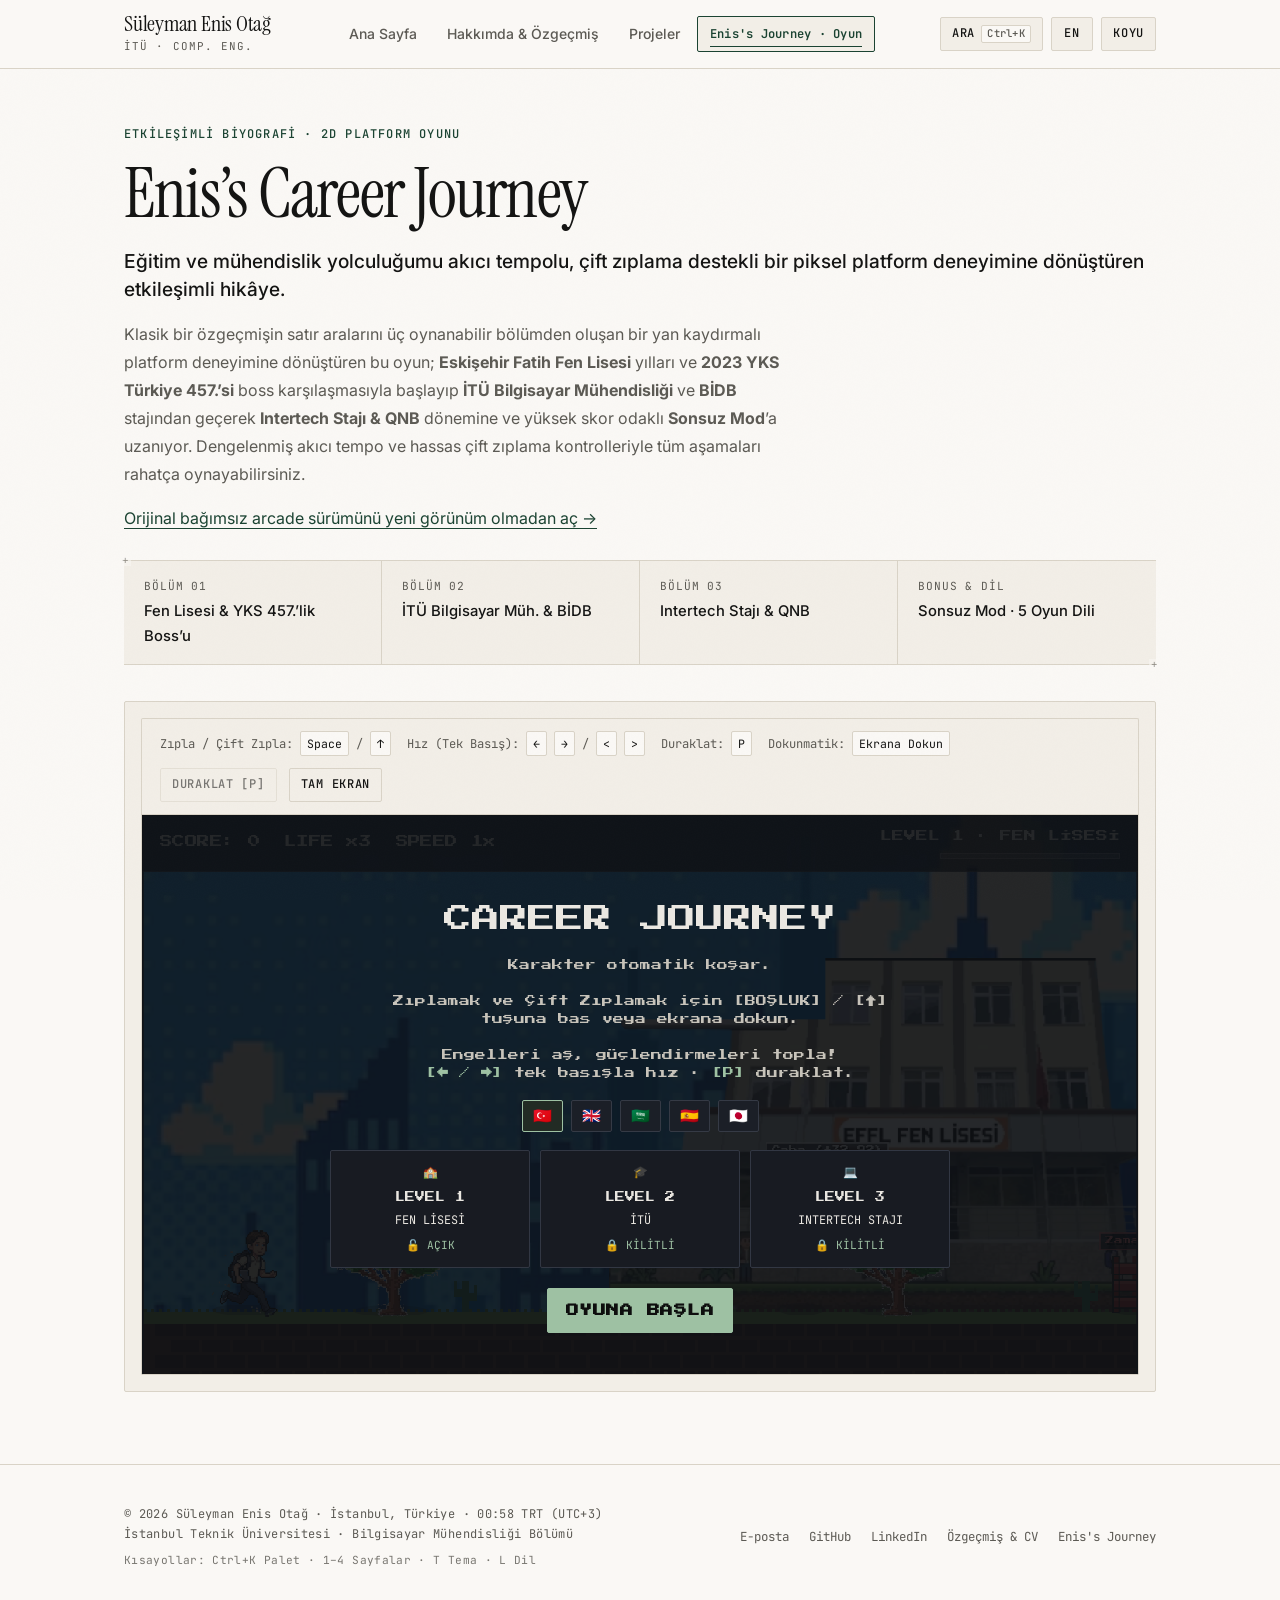
<file: journey.html>
<!DOCTYPE html>
<html lang="tr" data-theme="light">
<head>
  <meta charset="UTF-8">
  <meta name="viewport" content="width=device-width, initial-scale=1.0">
  <title data-tr="Enis's Career Journey — Etkileşimli 2D Oyun | Süleyman Enis Otağ" data-en="Enis's Career Journey — Interactive 2D Game | Süleyman Enis Otağ">Enis's Career Journey — Etkileşimli 2D Oyun | Süleyman Enis Otağ</title>
  <meta name="description" content="Süleyman Enis Otağ'ın kariyer yolculuğunu (Eskişehir Fatih Fen Lisesi ve YKS 457.'liği, İTÜ Bilgisayar Mühendisliği ve BİDB, Intertech Stajı ve QNB) anlatan etkileşimli 2D piksel platform oyunu.">
  <link rel="icon" type="image/svg+xml" href="assets/img/favicon.svg">
  <meta property="og:type" content="website">
  <meta property="og:site_name" content="Süleyman Enis Otağ">
  <meta property="og:title" content="Enis's Career Journey — Etkileşimli 2D Oyun | Süleyman Enis Otağ">
  <meta property="og:description" content="Süleyman Enis Otağ'ın kariyer yolculuğunu (Eskişehir Fatih Fen Lisesi ve YKS 457.'liği, İTÜ Bilgisayar Mühendisliği ve BİDB, Intertech Stajı ve QNB) anlatan etkileşimli 2D piksel platform oyunu.">
  <meta property="og:url" content="https://web.itu.edu.tr/otag23/journey.html">
  <meta property="og:image" content="https://web.itu.edu.tr/otag23/assets/img/og-preview.png">
  <meta property="og:image:width" content="1200">
  <meta property="og:image:height" content="630">
  <meta property="og:locale" content="tr_TR">
  <meta name="twitter:card" content="summary_large_image">
  <meta name="twitter:title" content="Enis's Career Journey — Etkileşimli 2D Oyun | Süleyman Enis Otağ">
  <meta name="twitter:description" content="Süleyman Enis Otağ'ın kariyer yolculuğunu (Eskişehir Fatih Fen Lisesi ve YKS 457.'liği, İTÜ Bilgisayar Mühendisliği ve BİDB, Intertech Stajı ve QNB) anlatan etkileşimli 2D piksel platform oyunu.">
  <meta name="twitter:image" content="https://web.itu.edu.tr/otag23/assets/img/og-preview.png">
  <link rel="preconnect" href="https://fonts.googleapis.com">
  <link rel="preconnect" href="https://fonts.gstatic.com" crossorigin>
  <link href="https://fonts.googleapis.com/css2?family=Instrument+Serif:ital@0;1&family=Inter:wght@400;500;600;700&family=JetBrains+Mono:wght@400;500&family=Press+Start+2P&display=swap" rel="stylesheet">
  <link rel="stylesheet" href="assets/css/style.css">
  <script src="assets/js/main.js" defer></script>
  <script src="assets/js/game-engine.js" defer></script>
</head>
<body>
  <a href="#main-content" class="skip-link" data-tr="İçeriğe geç" data-en="Skip to content">İçeriğe geç</a>

  <header class="site-header">
    <div class="container header-inner">
      <a href="index.html" class="brand">
        <span class="brand-name">Süleyman Enis Otağ</span>
        <span class="brand-meta">İTÜ · COMP. ENG.</span>
      </a>
      <nav class="site-nav" id="site-nav" aria-label="Ana gezinme">
        <a href="index.html" class="nav-link" data-tr="Ana Sayfa" data-en="Home">Ana Sayfa</a>
        <a href="about.html" class="nav-link" data-tr="Hakkımda &amp; Özgeçmiş" data-en="About &amp; CV">Hakkımda &amp; Özgeçmiş</a>
        <a href="projects.html" class="nav-link" data-tr="Projeler" data-en="Projects">Projeler</a>
        <a href="journey.html" class="nav-link nav-link-journey" data-tr="Enis's Journey · Oyun" data-en="Enis's Journey · Game">Enis's Journey · Oyun</a>
      </nav>
      <div class="header-actions">
        <button type="button" class="control-btn cmd-trigger" id="cmd-palette-trigger" aria-haspopup="dialog" aria-controls="cmd-palette" aria-expanded="false"><span class="cmd-trigger-label" data-tr="Ara" data-en="Search">Ara</span><kbd class="cmd-trigger-kbd">Ctrl+K</kbd></button>
        <button type="button" class="control-btn" id="lang-toggle" aria-label="Switch language to English">EN</button>
        <button type="button" class="control-btn" id="theme-toggle" aria-label="Koyu temaya geç" aria-pressed="false">KOYU</button>
        <button type="button" class="control-btn mobile-nav-toggle" id="mobile-nav-toggle" aria-expanded="false" aria-controls="site-nav" aria-label="Menüyü aç / Toggle menu" data-tr="Menü" data-en="Menu">Menü</button>
      </div>
    </div>
  </header>

  <main id="main-content">
    <!-- Editorial Intro -->
    <section class="journey-intro">
      <div class="container">
        <p class="eyebrow" data-tr="ETKİLEŞİMLİ BİYOGRAFİ · 2D PLATFORM OYUNU" data-en="INTERACTIVE BIOGRAPHY · 2D SIDE-SCROLLER">ETKİLEŞİMLİ BİYOGRAFİ · 2D PLATFORM OYUNU</p>
        <h1 class="hero-title" data-tr="Enis’s Career Journey" data-en="Enis’s Career Journey">Enis’s Career Journey</h1>
        <p class="hero-subtitle" data-tr="Eğitim ve mühendislik yolculuğumu akıcı tempolu, çift zıplama destekli bir piksel platform deneyimine dönüştüren etkileşimli hikâye." data-en="A playable pixel chronicle turning my academic and engineering milestones into a smooth-paced 2D side-scroller with responsive double-jump controls.">Eğitim ve mühendislik yolculuğumu akıcı tempolu, çift zıplama destekli bir piksel platform deneyimine dönüştüren etkileşimli hikâye.</p>

        <div class="prose" data-lang-block="tr">
          <p>
            Klasik bir özgeçmişin satır aralarını üç oynanabilir bölümden oluşan bir yan kaydırmalı platform deneyimine dönüştüren bu oyun; <strong>Eskişehir Fatih Fen Lisesi</strong> yılları ve <strong>2023 YKS Türkiye 457.’si</strong> boss karşılaşmasıyla başlayıp <strong>İTÜ Bilgisayar Mühendisliği</strong> ve <strong>BİDB</strong> stajından geçerek <strong>Intertech Stajı &amp; QNB</strong> dönemine ve yüksek skor odaklı <strong>Sonsuz Mod</strong>’a uzanıyor. Dengelenmiş akıcı tempo ve hassas çift zıplama kontrolleriyle tüm aşamaları rahatça oynayabilirsiniz.
          </p>
          <p>
            <a href="enis_journey.html" class="inline-link">Orijinal bağımsız arcade sürümünü yeni görünüm olmadan aç →</a>
          </p>
        </div>

        <div class="prose hidden" data-lang-block="en" hidden>
          <p>
            Turning key milestones from my resume into an interactive three-stage 2D side-scroller, this game starts at <strong>Eskişehir Fatih Fen Lisesi</strong> with the <strong>2023 YKS (457th nationwide)</strong> boss encounter, progresses through <strong>İTÜ Computer Engineering</strong> and my <strong>BİDB</strong> IT internship, and reaches my <strong>Intertech Internship &amp; QNB</strong> chapter before unlocking high-score <strong>Endless Mode</strong>—tuned with a comfortable tempo and responsive double-jump controls.
          </p>
          <p>
            <a href="enis_journey.html" class="inline-link">Open original standalone arcade edition →</a>
          </p>
        </div>

        <div class="meta-bar mt-md" role="region" aria-label="Oyun Bölümleri Özeti">
          <div class="meta-item">
            <span class="meta-label" data-tr="Bölüm 01" data-en="Stage 01">Bölüm 01</span>
            <span class="meta-value" data-tr="Fen Lisesi &amp; YKS 457.’lik Boss’u" data-en="Fen Lisesi &amp; YKS 457th Boss">Fen Lisesi &amp; YKS 457.’lik Boss’u</span>
          </div>
          <div class="meta-item">
            <span class="meta-label" data-tr="Bölüm 02" data-en="Stage 02">Bölüm 02</span>
            <span class="meta-value" data-tr="İTÜ Bilgisayar Müh. &amp; BİDB" data-en="İTÜ Computer Eng. &amp; BİDB">İTÜ Bilgisayar Müh. &amp; BİDB</span>
          </div>
          <div class="meta-item">
            <span class="meta-label" data-tr="Bölüm 03" data-en="Stage 03">Bölüm 03</span>
            <span class="meta-value" data-tr="Intertech Stajı &amp; QNB" data-en="Intertech Internship &amp; QNB">Intertech Stajı &amp; QNB</span>
          </div>
          <div class="meta-item">
            <span class="meta-label" data-tr="Bonus &amp; Dil" data-en="Bonus &amp; I18N">Bonus &amp; Dil</span>
            <span class="meta-value" data-tr="Sonsuz Mod · 5 Oyun Dili" data-en="Endless Mode · 5 Languages">Sonsuz Mod · 5 Oyun Dili</span>
          </div>
        </div>
      </div>
    </section>

    <!-- Embedded Game Stage -->
    <section class="journey-stage-wrap" aria-label="Oyun Sahnesi">
      <div class="container">
        <div class="journey-matboard">
        <div class="journey-toolbar">
          <div class="journey-controls-hint">
            <span><span data-tr="Zıpla / Çift Zıpla:" data-en="Jump / Double Jump:">Zıpla / Çift Zıpla:</span> <kbd>Space</kbd> / <kbd>↑</kbd></span>
            <span><span data-tr="Hız (Tek Basış):" data-en="Speed (Tap):">Hız (Tek Basış):</span> <kbd>←</kbd> <kbd>→</kbd> / <kbd>&lt;</kbd> <kbd>&gt;</kbd></span>
            <span><span data-tr="Duraklat:" data-en="Pause:">Duraklat:</span> <kbd>P</kbd></span>
            <span><span data-tr="Dokunmatik:" data-en="Touch:">Dokunmatik:</span> <kbd data-tr="Ekrana Dokun" data-en="Tap Screen">Ekrana Dokun</kbd></span>
          </div>
          <div class="cluster">
            <button type="button" class="control-btn" id="pause-game-btn" data-tr="Duraklat [P]" data-en="Pause [P]" aria-pressed="false" disabled>Duraklat [P]</button>
            <button type="button" class="control-btn" id="fullscreen-game-btn" data-tr="Tam Ekran" data-en="Fullscreen" aria-pressed="false">Tam Ekran</button>
          </div>
        </div>

        <div class="journey-stage" id="journey-stage" tabindex="-1">
          <!-- Game HUD -->
          <div class="journey-hud">
            <div class="journey-hud-stats pixel-font">
              <span>SCORE: <span id="ui-score">0</span></span>
              <span>LIFE x<span id="ui-hp">3</span></span>
              <span>SPEED <span id="ui-speed">1x</span></span>
            </div>
            <div class="journey-hud-level pixel-font">
              <div>LEVEL <span id="ui-level">1</span> · <span id="ui-level-name">FEN LİSESİ</span></div>
              <div class="journey-progress" role="progressbar" aria-valuemin="0" aria-valuemax="100" aria-valuenow="0" aria-label="Bölüm ilerlemesi">
                <div class="journey-progress-fill" id="ui-progress-fill"></div>
              </div>
            </div>
          </div>

          <!-- Canvas & Overlays -->
          <div class="journey-canvas-box" id="canvas-container">
            <canvas id="gameCanvas"></canvas>
            <div id="touch-layer" class="hidden" aria-hidden="true"></div>

            <!-- Start Screen -->
            <div id="game-start-ui" class="journey-overlay">
              <h2 class="pixel-font journey-title">CAREER JOURNEY</h2>
              <p id="txt-instructions" class="pixel-font journey-instructions">
                Karakter otomatik koşar.<br><br>
                Zıplamak ve Çift Zıplamak için [BOŞLUK] / [↑]<br>tuşuna bas veya ekrana dokun.<br><br>
                Engelleri aş, güçlendirmeleri topla!<br>
                <span style="color:#9EC1A3;">&lt; / &gt;</span> hız · <span style="color:#9EC1A3;">[P]</span> duraklat.
              </p>

              <div class="journey-lang-picker" id="lang-picker" dir="ltr" role="group" aria-label="Oyun dili seçimi">
                <button type="button" data-lang="tr" class="lang-btn is-active" aria-pressed="true" title="Türkçe">🇹🇷</button>
                <button type="button" data-lang="en" class="lang-btn" aria-pressed="false" title="English">🇬🇧</button>
                <button type="button" data-lang="ar" class="lang-btn" aria-pressed="false" title="العربية">🇸🇦</button>
                <button type="button" data-lang="es" class="lang-btn" aria-pressed="false" title="Español">🇪🇸</button>
                <button type="button" data-lang="ja" class="lang-btn" aria-pressed="false" title="日本語">🇯🇵</button>
              </div>

              <div class="journey-level-grid">
                <div class="level-card">
                  <span aria-hidden="true">🏫</span>
                  <span class="pixel-font" style="font-size:0.62rem;">LEVEL 1</span>
                  <span id="card-label-1">FEN LİSESİ</span>
                  <span id="lock-level-1" class="level-card-status">🔓 AÇIK</span>
                </div>
                <div class="level-card">
                  <span aria-hidden="true">🎓</span>
                  <span class="pixel-font" style="font-size:0.62rem;">LEVEL 2</span>
                  <span id="card-label-2">İTÜ</span>
                  <span id="lock-level-2" class="level-card-status">🔒 KİLİTLİ</span>
                </div>
                <div class="level-card">
                  <span aria-hidden="true">💻</span>
                  <span class="pixel-font" style="font-size:0.62rem;">LEVEL 3</span>
                  <span id="card-label-3">INTERTECH STAJI</span>
                  <span id="lock-level-3" class="level-card-status">🔒 KİLİTLİ</span>
                </div>
              </div>

              <button type="button" id="start-run-btn" class="game-btn game-btn-primary pixel-font">OYUNA BAŞLA</button>
            </div>

            <!-- Level Celebration Overlay -->
            <div id="level-celebration-ui" class="journey-overlay hidden">
              <div class="arcade-modal">
                <div style="font-size:2.1rem; margin-bottom:10px;" aria-hidden="true">🏆 ✨ 🎉</div>
                <h2 class="pixel-font journey-title">LEVEL 1 TAMAMLANDI!</h2>
                <p style="font-size:0.95rem; color:#EAE7E1; line-height:1.65; margin-bottom:18px;">
                  Türkiye 457.'si oldun! Lise bölümü başarıyla tamamlandı.<br>
                  Şimdi İTÜ kapısından içeri girip yeni seviyeye geçiyorsun.
                </p>
                <button type="button" id="continue-level-btn" class="game-btn game-btn-primary pixel-font">İTÜ'YE GEÇ</button>
              </div>
            </div>

            <!-- Game Over Overlay -->
            <div id="game-over-ui" class="journey-overlay hidden">
              <div class="arcade-modal">
                <h2 class="pixel-font journey-title" style="color:#fca5a5;">GAME OVER</h2>
                <p id="txt-gameover" style="font-size:0.95rem; color:#C7C3BA; line-height:1.65; margin:0 auto 20px; max-width:46ch;">
                  Kariyer yolculuğunda ufak bir tökezleme! Ama pes etmek yok, kodlamaya ve gelişmeye devam!
                </p>
                <button type="button" id="restart-btn" class="game-btn game-btn-primary pixel-font">YENİDEN OYNA 🔄</button>
              </div>
            </div>

            <!-- Hire Me / Simulation Complete Modal -->
            <div id="hire-me-modal" class="journey-overlay hidden">
              <div class="arcade-modal">
                <p class="pixel-font journey-subtitle">🔒 UNLOCK FOR FULL FEATURE</p>
                <h2 class="pixel-font journey-title" style="color:#9EC1A3;">HIRE ME :) !</h2>
                <p id="txt-hire" style="font-size:0.9rem; color:#DEDAD2; line-height:1.6; max-width:50ch; margin:0 auto 12px;">
                  Tebrikler! Lise, İTÜ ve Intertech Stajı simülasyonunu başarıyla tamamladın. Hikayenin bir sonraki bölümünü yazmak için benimle iletişime geç!
                </p>

                <div class="journey-contact-grid">
                  <a href="mailto:enisotag56@gmail.com" class="contact-link-card">
                    <span aria-hidden="true">📧</span>
                    <span>enisotag56@gmail.com</span>
                  </a>
                  <a href="about.html" class="contact-link-card">
                    <span aria-hidden="true">📄</span>
                    <span data-tr="Özgeçmiş &amp; Harvard CV" data-en="Resume / Harvard CV">Özgeçmiş &amp; Harvard CV</span>
                  </a>
                  <a href="https://www.linkedin.com/in/suleyman-enis-otag/" target="_blank" rel="noopener" class="contact-link-card">
                    <span aria-hidden="true">💼</span>
                    <span>LinkedIn</span>
                  </a>
                  <a href="https://github.com/enisotag" target="_blank" rel="noopener" class="contact-link-card">
                    <span aria-hidden="true">💻</span>
                    <span>GitHub</span>
                  </a>
                </div>

                <div class="journey-modal-actions">
                  <a id="txt-schedule" href="mailto:enisotag56@gmail.com" class="game-btn game-btn-primary">
                    Toplantı Planla ☕
                  </a>
                  <button type="button" class="game-btn copy-email-btn" data-copy-email="enisotag56@gmail.com" data-tr="📋 E-postayı Kopyala" data-en="📋 Copy Email" data-copied-tr="Kopyalandı ✓" data-copied-en="Copied ✓">
                    📋 E-postayı Kopyala
                  </button>
                  <button type="button" id="endless-mode-btn" class="game-btn">
                    🎮 SONSUZ MODDA DEVAM ET (Yüksek Skor)
                  </button>
                </div>
              </div>
            </div>
          </div>
        </div>
        </div>
      </div>
    </section>
  </main>

  <footer class="site-footer">
    <div class="container footer-inner">
      <div class="footer-meta">
        <p>© 2026 Süleyman Enis Otağ · İstanbul, Türkiye <span class="footer-clock" data-istanbul-clock="inline"></span></p>
        <p data-tr="İstanbul Teknik Üniversitesi · Bilgisayar Mühendisliği Bölümü" data-en="Istanbul Technical University · Department of Computer Engineering">İstanbul Teknik Üniversitesi · Bilgisayar Mühendisliği Bölümü</p>
        <p class="footer-shortcuts" data-tr="Kısayollar: Ctrl+K Palet · 1–4 Sayfalar · T Tema · L Dil" data-en="Shortcuts: Ctrl+K Palette · 1–4 Pages · T Theme · L Lang">Kısayollar: Ctrl+K Palet · 1–4 Sayfalar · T Tema · L Dil</p>
      </div>
      <div class="footer-links">
        <a href="mailto:enisotag56@gmail.com" data-tr="E-posta" data-en="Email">E-posta</a>
        <a href="https://github.com/enisotag" target="_blank" rel="noopener">GitHub</a>
        <a href="https://www.linkedin.com/in/suleyman-enis-otag/" target="_blank" rel="noopener">LinkedIn</a>
        <a href="about.html" data-tr="Özgeçmiş &amp; CV" data-en="About &amp; CV">Özgeçmiş &amp; CV</a>
        <a href="journey.html">Enis's Journey</a>
      </div>
    </div>
  </footer>
</body>
</html>
</file>
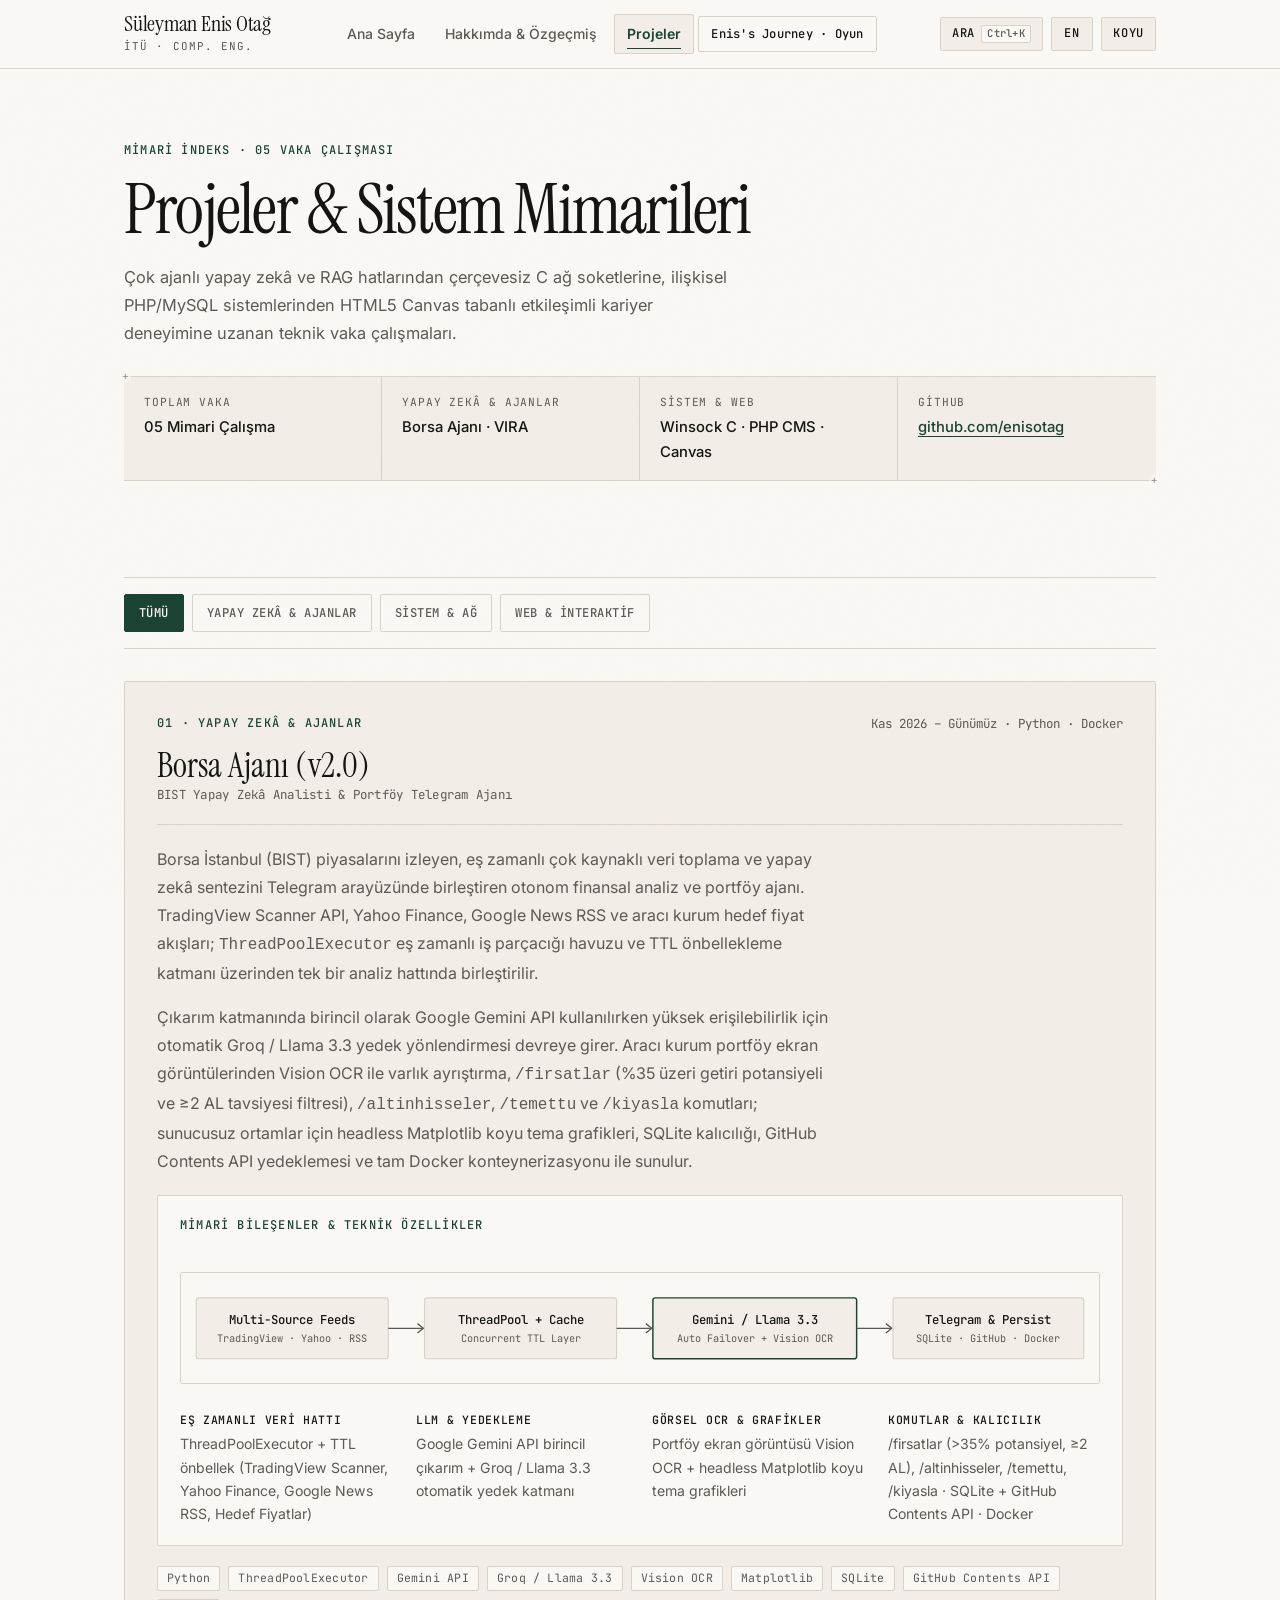
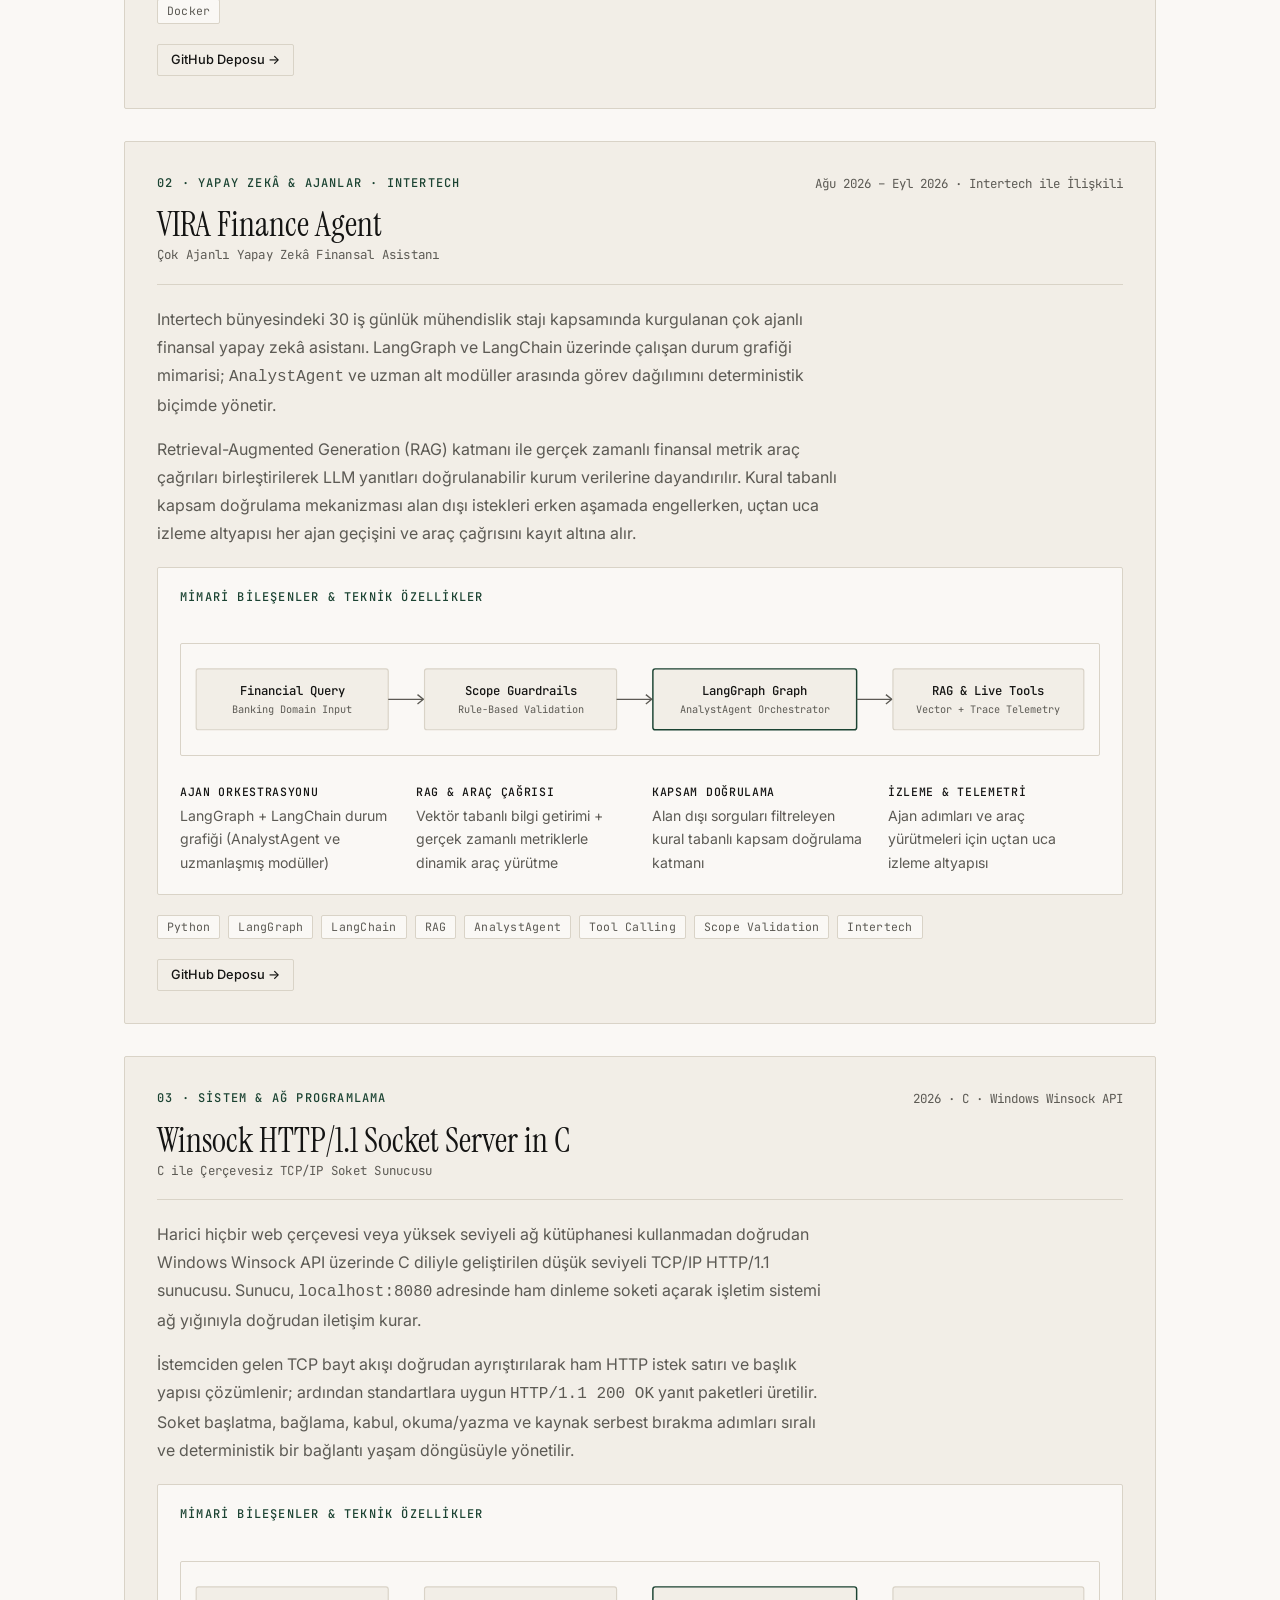
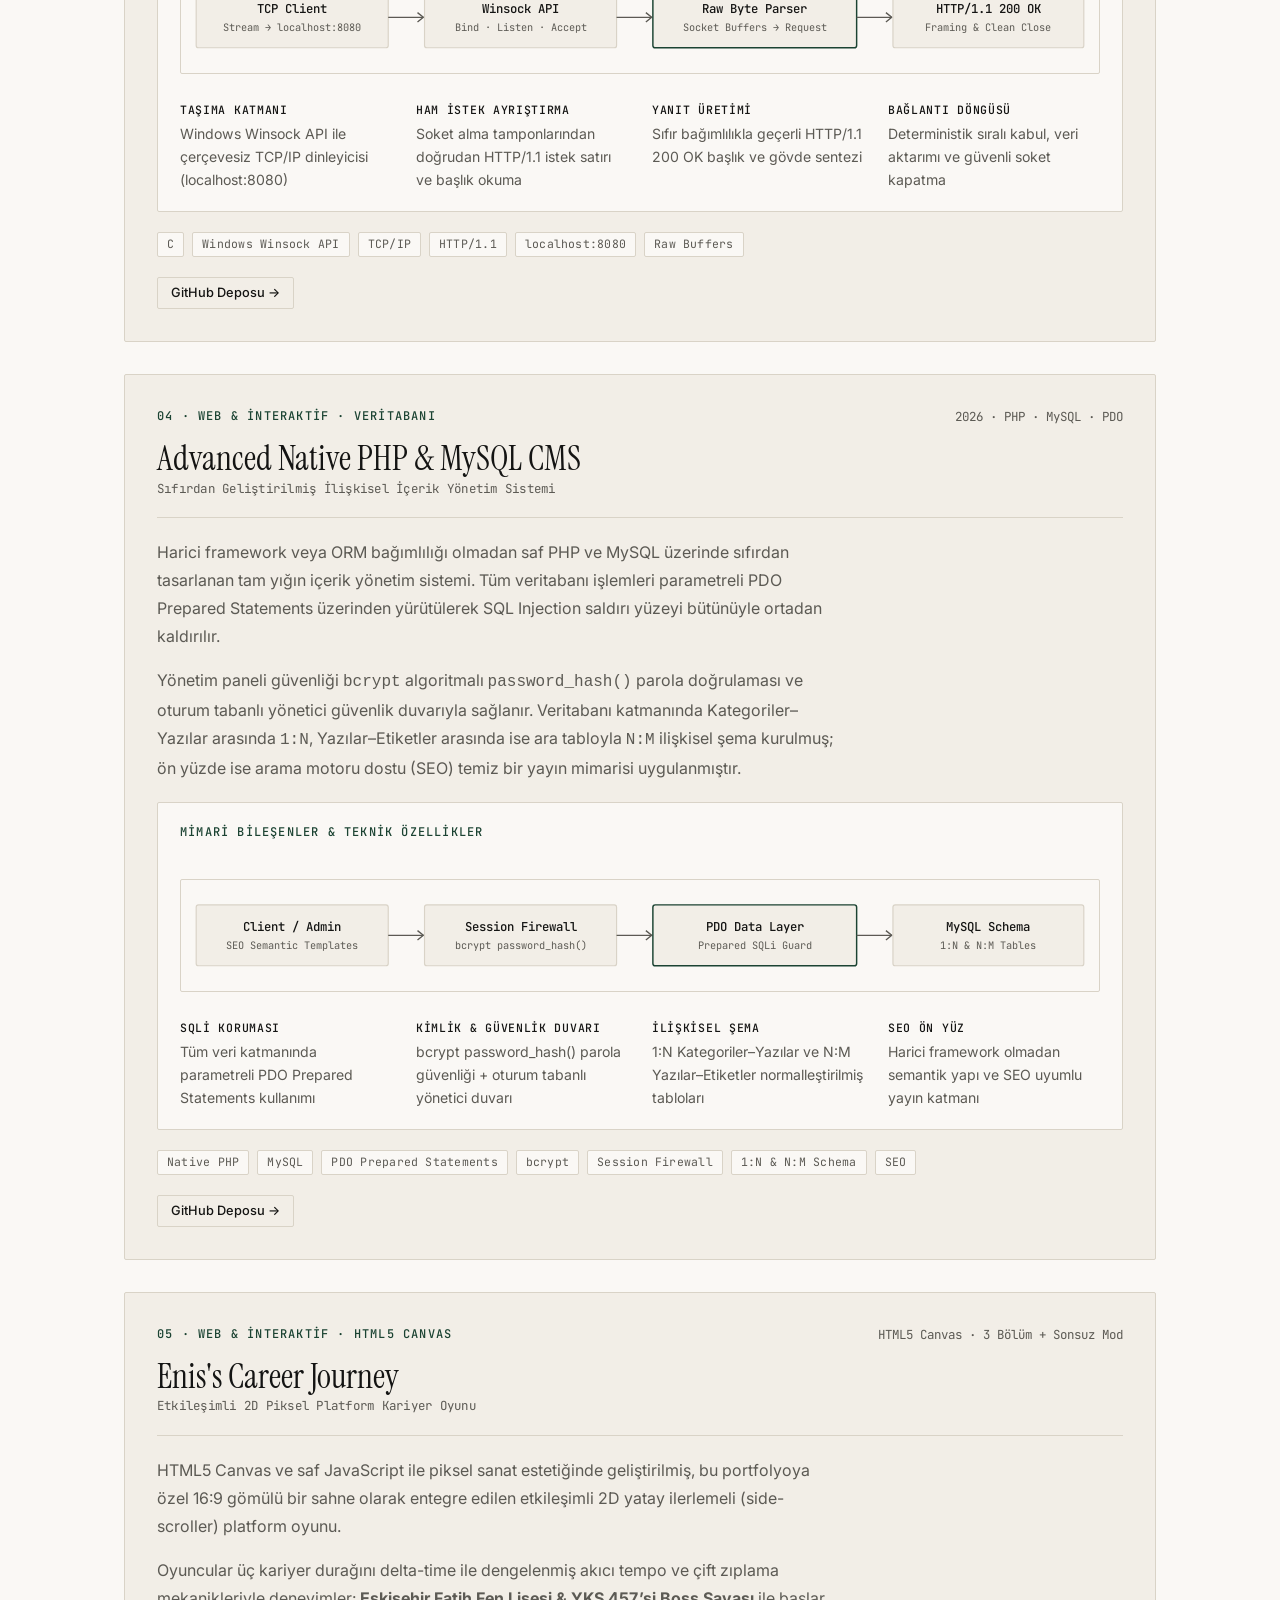
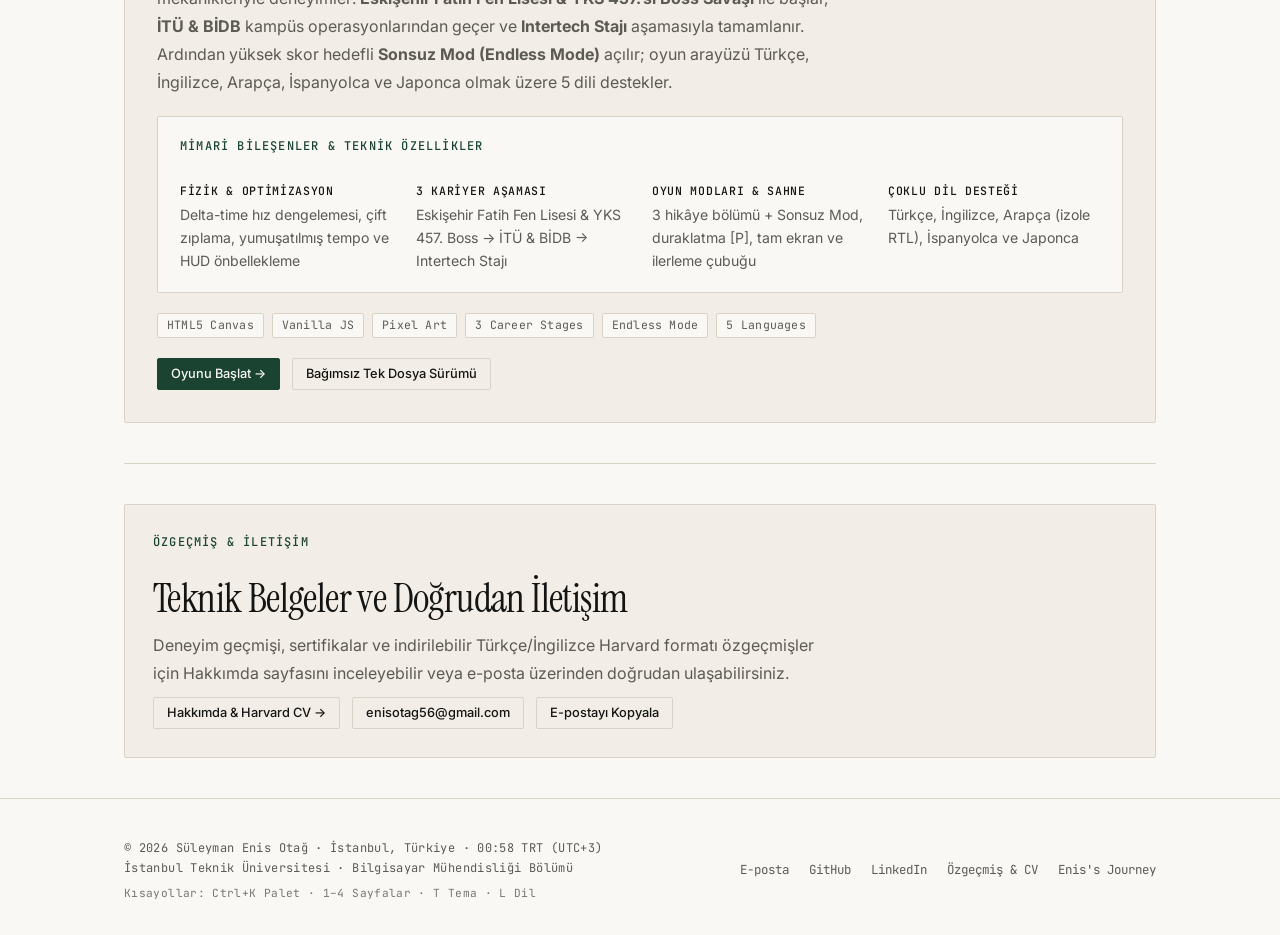
<file: projects.html>
<!DOCTYPE html>
<html lang="tr" data-theme="light">
<head>
  <meta charset="UTF-8">
  <meta name="viewport" content="width=device-width, initial-scale=1.0">
  <title data-tr="Projeler &amp; Mimari Vaka Çalışmaları — Süleyman Enis Otağ" data-en="Projects &amp; Architectural Case Studies — Süleyman Enis Otağ">Projeler &amp; Mimari Vaka Çalışmaları — Süleyman Enis Otağ</title>
  <meta name="description" content="Süleyman Enis Otağ mühendislik projeleri: Borsa Ajanı v2.0, VIRA Finance Agent (Intertech), Winsock HTTP/1.1 C Soket Sunucusu, PHP &amp; MySQL CMS ve Enis's Career Journey.">
  <link rel="icon" type="image/svg+xml" href="assets/img/favicon.svg">
  <meta property="og:type" content="website">
  <meta property="og:site_name" content="Süleyman Enis Otağ">
  <meta property="og:title" content="Projeler &amp; Mimari Vaka Çalışmaları — Süleyman Enis Otağ">
  <meta property="og:description" content="Süleyman Enis Otağ mühendislik projeleri: Borsa Ajanı v2.0, VIRA Finance Agent (Intertech), Winsock HTTP/1.1 C Soket Sunucusu, PHP &amp; MySQL CMS ve Enis's Career Journey.">
  <meta property="og:url" content="https://web.itu.edu.tr/otag23/projects.html">
  <meta property="og:image" content="https://web.itu.edu.tr/otag23/assets/img/og-preview.png">
  <meta property="og:image:width" content="1200">
  <meta property="og:image:height" content="630">
  <meta property="og:locale" content="tr_TR">
  <meta name="twitter:card" content="summary_large_image">
  <meta name="twitter:title" content="Projeler &amp; Mimari Vaka Çalışmaları — Süleyman Enis Otağ">
  <meta name="twitter:description" content="Süleyman Enis Otağ mühendislik projeleri: Borsa Ajanı v2.0, VIRA Finance Agent (Intertech), Winsock HTTP/1.1 C Soket Sunucusu, PHP &amp; MySQL CMS ve Enis's Career Journey.">
  <meta name="twitter:image" content="https://web.itu.edu.tr/otag23/assets/img/og-preview.png">
  <link rel="preconnect" href="https://fonts.googleapis.com">
  <link rel="preconnect" href="https://fonts.gstatic.com" crossorigin>
  <link href="https://fonts.googleapis.com/css2?family=Instrument+Serif:ital@0;1&family=Inter:wght@400;500;600;700&family=JetBrains+Mono:wght@400;500&display=swap" rel="stylesheet">
  <link rel="stylesheet" href="assets/css/style.css">
  <script src="assets/js/main.js" defer></script>
</head>
<body>
  <a href="#main-content" class="skip-link" data-tr="İçeriğe atla" data-en="Skip to content">İçeriğe atla</a>

  <header class="site-header">
    <div class="container header-inner">
      <a href="index.html" class="brand">
        <span class="brand-name">Süleyman Enis Otağ</span>
        <span class="brand-meta">İTÜ · COMP. ENG.</span>
      </a>
      <nav class="site-nav" id="site-nav" aria-label="Ana gezinme">
        <a href="index.html" class="nav-link" data-tr="Ana Sayfa" data-en="Home">Ana Sayfa</a>
        <a href="about.html" class="nav-link" data-tr="Hakkımda &amp; Özgeçmiş" data-en="About &amp; CV">Hakkımda &amp; Özgeçmiş</a>
        <a href="projects.html" class="nav-link" data-tr="Projeler" data-en="Projects">Projeler</a>
        <a href="journey.html" class="nav-link nav-link-journey" data-tr="Enis's Journey · Oyun" data-en="Enis's Journey · Game">Enis's Journey · Oyun</a>
      </nav>
      <div class="header-actions">
        <button type="button" class="control-btn cmd-trigger" id="cmd-palette-trigger" aria-haspopup="dialog" aria-controls="cmd-palette" aria-expanded="false"><span class="cmd-trigger-label" data-tr="Ara" data-en="Search">Ara</span><kbd class="cmd-trigger-kbd">Ctrl+K</kbd></button>
        <button type="button" class="control-btn" id="lang-toggle" aria-label="Switch language to English">EN</button>
        <button type="button" class="control-btn" id="theme-toggle" aria-label="Koyu temaya geç" aria-pressed="false">KOYU</button>
        <button type="button" class="control-btn mobile-nav-toggle" id="mobile-nav-toggle" aria-expanded="false" aria-controls="site-nav" aria-label="Menüyü aç / Toggle menu" data-tr="Menü" data-en="Menu">Menü</button>
      </div>
    </div>
  </header>

  <main id="main-content">
    <aside class="section-rail" aria-label="Proje dizini">
      <p class="rail-heading" data-tr="PROJELER" data-en="INDEX">PROJELER</p>
      <ol class="rail-list">
        <li><a href="#borsa-ajani" class="rail-link" data-rail-target="borsa-ajani"><span class="rail-num">01</span><span class="rail-label">Borsa Ajanı</span></a></li>
        <li><a href="#vira-agent" class="rail-link" data-rail-target="vira-agent"><span class="rail-num">02</span><span class="rail-label">VIRA Agent</span></a></li>
        <li><a href="#winsock-server" class="rail-link" data-rail-target="winsock-server"><span class="rail-num">03</span><span class="rail-label">Winsock HTTP</span></a></li>
        <li><a href="#php-cms" class="rail-link" data-rail-target="php-cms"><span class="rail-num">04</span><span class="rail-label">PHP &amp; MySQL CMS</span></a></li>
        <li><a href="#enis-journey" class="rail-link" data-rail-target="enis-journey"><span class="rail-num">05</span><span class="rail-label">Career Journey</span></a></li>
      </ol>
    </aside>

    <section class="hero section-sm">
      <div class="container">
        <p class="eyebrow" data-tr="MİMARİ İNDEKS · 05 VAKA ÇALIŞMASI" data-en="ARCHITECTURAL INDEX · 05 CASE STUDIES">MİMARİ İNDEKS · 05 VAKA ÇALIŞMASI</p>
        <h1 class="hero-title" data-tr="Projeler &amp; Sistem Mimarileri" data-en="Projects &amp; System Architectures">Projeler &amp; Sistem Mimarileri</h1>
        <p class="hero-lead" data-tr="Çok ajanlı yapay zekâ ve RAG hatlarından çerçevesiz C ağ soketlerine, ilişkisel PHP/MySQL sistemlerinden HTML5 Canvas tabanlı etkileşimli kariyer deneyimine uzanan teknik vaka çalışmaları." data-en="Technical case studies spanning multi-agent AI and RAG pipelines, framework-free C network sockets, relational PHP/MySQL architecture, and an HTML5 Canvas interactive career journey.">Çok ajanlı yapay zekâ ve RAG hatlarından çerçevesiz C ağ soketlerine, ilişkisel PHP/MySQL sistemlerinden HTML5 Canvas tabanlı etkileşimli kariyer deneyimine uzanan teknik vaka çalışmaları.</p>

        <div class="meta-bar" role="region" aria-label="Proje Özeti">
          <div class="meta-item">
            <span class="meta-label" data-tr="Toplam Vaka" data-en="Total Studies">Toplam Vaka</span>
            <span class="meta-value" data-tr="05 Mimari Çalışma" data-en="05 Case Studies">05 Mimari Çalışma</span>
          </div>
          <div class="meta-item">
            <span class="meta-label" data-tr="Yapay Zekâ &amp; Ajanlar" data-en="AI &amp; Agents">Yapay Zekâ &amp; Ajanlar</span>
            <span class="meta-value">Borsa Ajanı · VIRA</span>
          </div>
          <div class="meta-item">
            <span class="meta-label" data-tr="Sistem &amp; Web" data-en="Systems &amp; Web">Sistem &amp; Web</span>
            <span class="meta-value">Winsock C · PHP CMS · Canvas</span>
          </div>
          <div class="meta-item">
            <span class="meta-label">GitHub</span>
            <a href="https://github.com/enisotag" target="_blank" rel="noopener" class="meta-value inline-link">github.com/enisotag</a>
          </div>
        </div>
      </div>
    </section>

    <section class="section-sm" aria-label="Proje Vaka Çalışmaları">
      <div class="container">
        <div class="filter-bar" role="group" aria-label="Proje kategorisine göre filtrele">
          <button type="button" class="filter-btn active" data-filter="all" aria-pressed="true" data-tr="Tümü" data-en="All">Tümü</button>
          <button type="button" class="filter-btn" data-filter="ai" aria-pressed="false" data-tr="Yapay Zekâ &amp; Ajanlar" data-en="AI &amp; Agents">Yapay Zekâ &amp; Ajanlar</button>
          <button type="button" class="filter-btn" data-filter="systems" aria-pressed="false" data-tr="Sistem &amp; Ağ" data-en="Systems &amp; Network">Sistem &amp; Ağ</button>
          <button type="button" class="filter-btn" data-filter="web" aria-pressed="false" data-tr="Web &amp; İnteraktif" data-en="Web &amp; Interactive">Web &amp; İnteraktif</button>
        </div>

        <div class="stack-lg">
          <!-- 01: Borsa Ajanı (v2.0) -->
          <article class="project-card" id="borsa-ajani" data-category="ai">
            <div class="project-header">
              <div>
                <p class="eyebrow" data-tr="01 · YAPAY ZEKÂ &amp; AJANLAR" data-en="01 · AI &amp; AGENTS">01 · YAPAY ZEKÂ &amp; AJANLAR</p>
                <h2>Borsa Ajanı (v2.0)</h2>
                <p class="row-sub" data-tr="BIST Yapay Zekâ Analisti &amp; Portföy Telegram Ajanı" data-en="BIST AI Analyst &amp; Portfolio Telegram Agent">BIST Yapay Zekâ Analisti &amp; Portföy Telegram Ajanı</p>
              </div>
              <span class="row-meta" data-tr="Kas 2026 – Günümüz · Python · Docker" data-en="Nov 2026 – Present · Python · Docker">Kas 2026 – Günümüz · Python · Docker</span>
            </div>

            <div data-lang-block="tr" class="prose">
              <p>Borsa İstanbul (BIST) piyasalarını izleyen, eş zamanlı çok kaynaklı veri toplama ve yapay zekâ sentezini Telegram arayüzünde birleştiren otonom finansal analiz ve portföy ajanı. TradingView Scanner API, Yahoo Finance, Google News RSS ve aracı kurum hedef fiyat akışları; <code>ThreadPoolExecutor</code> eş zamanlı iş parçacığı havuzu ve TTL önbellekleme katmanı üzerinden tek bir analiz hattında birleştirilir.</p>
              <p>Çıkarım katmanında birincil olarak Google Gemini API kullanılırken yüksek erişilebilirlik için otomatik Groq / Llama 3.3 yedek yönlendirmesi devreye girer. Aracı kurum portföy ekran görüntülerinden Vision OCR ile varlık ayrıştırma, <code>/firsatlar</code> (%35 üzeri getiri potansiyeli ve ≥2 AL tavsiyesi filtresi), <code>/altinhisseler</code>, <code>/temettu</code> ve <code>/kiyasla</code> komutları; sunucusuz ortamlar için headless Matplotlib koyu tema grafikleri, SQLite kalıcılığı, GitHub Contents API yedeklemesi ve tam Docker konteynerizasyonu ile sunulur.</p>
            </div>

            <div data-lang-block="en" class="prose">
              <p>Autonomous Borsa İstanbul (BIST) equity analyst and personal portfolio Telegram agent built on a concurrent multi-source ingestion pipeline. Data from the TradingView Scanner API, Yahoo Finance, Google News RSS, and brokerage target-price feeds is aggregated in parallel via <code>ThreadPoolExecutor</code> with a deterministic TTL cache layer.</p>
              <p>LLM reasoning routes primarily through the Google Gemini API with automatic fallback to Groq / Llama 3.3 for resiliency. Core capabilities include Vision OCR parsing from broker portfolio screenshots, algorithmic screening commands (<code>/firsatlar</code> requiring &gt;35% upside and ≥2 BUY ratings, <code>/altinhisseler</code>, <code>/temettu</code>, <code>/kiyasla</code>), headless Matplotlib dark-mode chart rendering, SQLite persistence paired with automated GitHub Contents API backups, and Dockerized deployment.</p>
            </div>

            <div class="project-architecture">
              <p class="eyebrow" data-tr="MİMARİ BİLEŞENLER &amp; TEKNİK ÖZELLİKLER" data-en="ARCHITECTURAL SPECIFICATIONS">MİMARİ BİLEŞENLER &amp; TEKNİK ÖZELLİKLER</p>
              <div class="arch-diagram-wrap">
                <svg class="arch-diagram" viewBox="0 0 760 74" role="img" aria-label="Borsa Ajanı sistem akışı: Multi-Source Feeds, ThreadPool ve TTL Cache, Gemini veya Groq Llama 3.3 Yedekleme, Telegram ve SQLite/GitHub/Docker">
                  <rect x="1" y="11" width="164" height="52" rx="2" class="arch-node-box"/>
                  <text x="83" y="33" text-anchor="middle" class="arch-node-title">Multi-Source Feeds</text>
                  <text x="83" y="49" text-anchor="middle" class="arch-node-sub">TradingView · Yahoo · RSS</text>
                  <line x1="165" y1="37" x2="195" y2="37" class="arch-edge"/>
                  <path d="M190 33 L195 37 L190 41" class="arch-edge"/>
                  <rect x="196" y="11" width="164" height="52" rx="2" class="arch-node-box"/>
                  <text x="278" y="33" text-anchor="middle" class="arch-node-title">ThreadPool + Cache</text>
                  <text x="278" y="49" text-anchor="middle" class="arch-node-sub">Concurrent TTL Layer</text>
                  <line x1="360" y1="37" x2="390" y2="37" class="arch-edge"/>
                  <path d="M385 33 L390 37 L385 41" class="arch-edge"/>
                  <rect x="391" y="11" width="174" height="52" rx="2" class="arch-node-accent"/>
                  <text x="478" y="33" text-anchor="middle" class="arch-node-title">Gemini / Llama 3.3</text>
                  <text x="478" y="49" text-anchor="middle" class="arch-node-sub">Auto Failover + Vision OCR</text>
                  <line x1="565" y1="37" x2="595" y2="37" class="arch-edge"/>
                  <path d="M590 33 L595 37 L590 41" class="arch-edge"/>
                  <rect x="596" y="11" width="163" height="52" rx="2" class="arch-node-box"/>
                  <text x="677.5" y="33" text-anchor="middle" class="arch-node-title">Telegram &amp; Persist</text>
                  <text x="677.5" y="49" text-anchor="middle" class="arch-node-sub">SQLite · GitHub · Docker</text>
                </svg>
              </div>
              <ul class="spec-list">
                <li>
                  <strong data-tr="Eş Zamanlı Veri Hattı" data-en="Concurrent Pipeline">Eş Zamanlı Veri Hattı</strong>
                  <span data-tr="ThreadPoolExecutor + TTL önbellek (TradingView Scanner, Yahoo Finance, Google News RSS, Hedef Fiyatlar)" data-en="ThreadPoolExecutor + TTL cache across TradingView Scanner API, Yahoo Finance, Google News RSS &amp; brokerage feeds">ThreadPoolExecutor + TTL önbellek (TradingView Scanner, Yahoo Finance, Google News RSS, Hedef Fiyatlar)</span>
                </li>
                <li>
                  <strong data-tr="LLM &amp; Yedekleme" data-en="LLM &amp; Failover">LLM &amp; Yedekleme</strong>
                  <span data-tr="Google Gemini API birincil çıkarım + Groq / Llama 3.3 otomatik yedek katmanı" data-en="Google Gemini API primary routing + automatic Groq / Llama 3.3 fallback">Google Gemini API birincil çıkarım + Groq / Llama 3.3 otomatik yedek katmanı</span>
                </li>
                <li>
                  <strong data-tr="Görsel OCR &amp; Grafikler" data-en="Vision OCR &amp; Charts">Görsel OCR &amp; Grafikler</strong>
                  <span data-tr="Portföy ekran görüntüsü Vision OCR + headless Matplotlib koyu tema grafikleri" data-en="Broker screenshot Vision OCR + headless Matplotlib dark-theme charts">Portföy ekran görüntüsü Vision OCR + headless Matplotlib koyu tema grafikleri</span>
                </li>
                <li>
                  <strong data-tr="Komutlar &amp; Kalıcılık" data-en="Commands &amp; Storage">Komutlar &amp; Kalıcılık</strong>
                  <span data-tr="/firsatlar (>35% potansiyel, ≥2 AL), /altinhisseler, /temettu, /kiyasla · SQLite + GitHub Contents API · Docker" data-en="/firsatlar (&gt;35% upside, ≥2 AL), /altinhisseler, /temettu, /kiyasla · SQLite + GitHub Contents API backup · Dockerized">/firsatlar (>35% potansiyel, ≥2 AL), /altinhisseler, /temettu, /kiyasla · SQLite + GitHub Contents API · Docker</span>
                </li>
              </ul>
            </div>

            <ul class="tag-list">
              <li class="tag">Python</li>
              <li class="tag">ThreadPoolExecutor</li>
              <li class="tag">Gemini API</li>
              <li class="tag">Groq / Llama 3.3</li>
              <li class="tag">Vision OCR</li>
              <li class="tag">Matplotlib</li>
              <li class="tag">SQLite</li>
              <li class="tag">GitHub Contents API</li>
              <li class="tag">Docker</li>
            </ul>

            <div class="cluster">
              <a href="https://github.com/enisotag/borsa-ajani" target="_blank" rel="noopener" class="btn btn-secondary btn-sm" data-tr="GitHub Deposu →" data-en="GitHub Repository →">GitHub Deposu →</a>
            </div>
          </article>

          <!-- 02: VIRA Finance Agent -->
          <article class="project-card" id="vira-agent" data-category="ai">
            <div class="project-header">
              <div>
                <p class="eyebrow" data-tr="02 · YAPAY ZEKÂ &amp; AJANLAR · INTERTECH" data-en="02 · AI &amp; AGENTS · INTERTECH">02 · YAPAY ZEKÂ &amp; AJANLAR · INTERTECH</p>
                <h2>VIRA Finance Agent</h2>
                <p class="row-sub" data-tr="Çok Ajanlı Yapay Zekâ Finansal Asistanı" data-en="Multi-Agent AI Financial Assistant">Çok Ajanlı Yapay Zekâ Finansal Asistanı</p>
              </div>
              <span class="row-meta" data-tr="Ağu 2026 – Eyl 2026 · Intertech ile İlişkili" data-en="Aug 2026 – Sep 2026 · Associated with INTERTECH">Ağu 2026 – Eyl 2026 · Intertech ile İlişkili</span>
            </div>

            <div data-lang-block="tr" class="prose">
              <p>Intertech bünyesindeki 30 iş günlük mühendislik stajı kapsamında kurgulanan çok ajanlı finansal yapay zekâ asistanı. LangGraph ve LangChain üzerinde çalışan durum grafiği mimarisi; <code>AnalystAgent</code> ve uzman alt modüller arasında görev dağılımını deterministik biçimde yönetir.</p>
              <p>Retrieval-Augmented Generation (RAG) katmanı ile gerçek zamanlı finansal metrik araç çağrıları birleştirilerek LLM yanıtları doğrulanabilir kurum verilerine dayandırılır. Kural tabanlı kapsam doğrulama mekanizması alan dışı istekleri erken aşamada engellerken, uçtan uca izleme altyapısı her ajan geçişini ve araç çağrısını kayıt altına alır.</p>
            </div>

            <div data-lang-block="en" class="prose">
              <p>Multi-agent AI financial assistant developed in association with INTERTECH during an intensive engineering cycle. Built on LangGraph and LangChain state-graph orchestration, it coordinates <code>AnalystAgent</code> alongside specialized reasoning modules to decompose complex financial workflows.</p>
              <p>The system integrates Retrieval-Augmented Generation (RAG) with dynamic tool-calling grounded directly in real-time financial metrics. A rule-based scope validation layer enforces strict domain guardrails before execution, complemented by end-to-end monitoring across agent transitions and retrieval latency.</p>
            </div>

            <div class="project-architecture">
              <p class="eyebrow" data-tr="MİMARİ BİLEŞENLER &amp; TEKNİK ÖZELLİKLER" data-en="ARCHITECTURAL SPECIFICATIONS">MİMARİ BİLEŞENLER &amp; TEKNİK ÖZELLİKLER</p>
              <div class="arch-diagram-wrap">
                <svg class="arch-diagram" viewBox="0 0 760 74" role="img" aria-label="VIRA Finance Agent sistem akışı: Financial Query, Scope Guardrails, LangGraph AnalystAgent, RAG ve Live Tools">
                  <rect x="1" y="11" width="164" height="52" rx="2" class="arch-node-box"/>
                  <text x="83" y="33" text-anchor="middle" class="arch-node-title">Financial Query</text>
                  <text x="83" y="49" text-anchor="middle" class="arch-node-sub">Banking Domain Input</text>
                  <line x1="165" y1="37" x2="195" y2="37" class="arch-edge"/>
                  <path d="M190 33 L195 37 L190 41" class="arch-edge"/>
                  <rect x="196" y="11" width="164" height="52" rx="2" class="arch-node-box"/>
                  <text x="278" y="33" text-anchor="middle" class="arch-node-title">Scope Guardrails</text>
                  <text x="278" y="49" text-anchor="middle" class="arch-node-sub">Rule-Based Validation</text>
                  <line x1="360" y1="37" x2="390" y2="37" class="arch-edge"/>
                  <path d="M385 33 L390 37 L385 41" class="arch-edge"/>
                  <rect x="391" y="11" width="174" height="52" rx="2" class="arch-node-accent"/>
                  <text x="478" y="33" text-anchor="middle" class="arch-node-title">LangGraph Graph</text>
                  <text x="478" y="49" text-anchor="middle" class="arch-node-sub">AnalystAgent Orchestrator</text>
                  <line x1="565" y1="37" x2="595" y2="37" class="arch-edge"/>
                  <path d="M590 33 L595 37 L590 41" class="arch-edge"/>
                  <rect x="596" y="11" width="163" height="52" rx="2" class="arch-node-box"/>
                  <text x="677.5" y="33" text-anchor="middle" class="arch-node-title">RAG &amp; Live Tools</text>
                  <text x="677.5" y="49" text-anchor="middle" class="arch-node-sub">Vector + Trace Telemetry</text>
                </svg>
              </div>
              <ul class="spec-list">
                <li>
                  <strong data-tr="Ajan Orkestrasyonu" data-en="Multi-Agent Graph">Ajan Orkestrasyonu</strong>
                  <span data-tr="LangGraph + LangChain durum grafiği (AnalystAgent ve uzmanlaşmış modüller)" data-en="LangGraph + LangChain orchestration (AnalystAgent &amp; specialized modules)">LangGraph + LangChain durum grafiği (AnalystAgent ve uzmanlaşmış modüller)</span>
                </li>
                <li>
                  <strong data-tr="RAG &amp; Araç Çağrısı" data-en="RAG &amp; Tool Calling">RAG &amp; Araç Çağrısı</strong>
                  <span data-tr="Vektör tabanlı bilgi getirimi + gerçek zamanlı metriklerle dinamik araç yürütme" data-en="Vector retrieval + dynamic tool-calling grounded in real-time metrics">Vektör tabanlı bilgi getirimi + gerçek zamanlı metriklerle dinamik araç yürütme</span>
                </li>
                <li>
                  <strong data-tr="Kapsam Doğrulama" data-en="Scope Guardrails">Kapsam Doğrulama</strong>
                  <span data-tr="Alan dışı sorguları filtreleyen kural tabanlı kapsam doğrulama katmanı" data-en="Rule-based scope validation enforcing strict financial domain boundaries">Alan dışı sorguları filtreleyen kural tabanlı kapsam doğrulama katmanı</span>
                </li>
                <li>
                  <strong data-tr="İzleme &amp; Telemetri" data-en="Observability">İzleme &amp; Telemetri</strong>
                  <span data-tr="Ajan adımları ve araç yürütmeleri için uçtan uca izleme altyapısı" data-en="End-to-end monitoring across agent execution paths and tool invocations">Ajan adımları ve araç yürütmeleri için uçtan uca izleme altyapısı</span>
                </li>
              </ul>
            </div>

            <ul class="tag-list">
              <li class="tag">Python</li>
              <li class="tag">LangGraph</li>
              <li class="tag">LangChain</li>
              <li class="tag">RAG</li>
              <li class="tag">AnalystAgent</li>
              <li class="tag">Tool Calling</li>
              <li class="tag">Scope Validation</li>
              <li class="tag">Intertech</li>
            </ul>

            <div class="cluster">
              <a href="https://github.com/enisotag/FinanceAgent" target="_blank" rel="noopener" class="btn btn-secondary btn-sm" data-tr="GitHub Deposu →" data-en="GitHub Repository →">GitHub Deposu →</a>
            </div>
          </article>

          <!-- 03: Winsock HTTP/1.1 Socket Server in C -->
          <article class="project-card" id="winsock-server" data-category="systems">
            <div class="project-header">
              <div>
                <p class="eyebrow" data-tr="03 · SİSTEM &amp; AĞ PROGRAMLAMA" data-en="03 · SYSTEMS &amp; NETWORK">03 · SİSTEM &amp; AĞ PROGRAMLAMA</p>
                <h2>Winsock HTTP/1.1 Socket Server in C</h2>
                <p class="row-sub" data-tr="C ile Çerçevesiz TCP/IP Soket Sunucusu" data-en="Framework-Free TCP/IP HTTP/1.1 Server in C">C ile Çerçevesiz TCP/IP Soket Sunucusu</p>
              </div>
              <span class="row-meta">2026 · C · Windows Winsock API</span>
            </div>

            <div data-lang-block="tr" class="prose">
              <p>Harici hiçbir web çerçevesi veya yüksek seviyeli ağ kütüphanesi kullanmadan doğrudan Windows Winsock API üzerinde C diliyle geliştirilen düşük seviyeli TCP/IP HTTP/1.1 sunucusu. Sunucu, <code>localhost:8080</code> adresinde ham dinleme soketi açarak işletim sistemi ağ yığınıyla doğrudan iletişim kurar.</p>
              <p>İstemciden gelen TCP bayt akışı doğrudan ayrıştırılarak ham HTTP istek satırı ve başlık yapısı çözümlenir; ardından standartlara uygun <code>HTTP/1.1 200 OK</code> yanıt paketleri üretilir. Soket başlatma, bağlama, kabul, okuma/yazma ve kaynak serbest bırakma adımları sıralı ve deterministik bir bağlantı yaşam döngüsüyle yönetilir.</p>
            </div>

            <div data-lang-block="en" class="prose">
              <p>Low-level TCP/IP HTTP/1.1 server written from scratch in C on top of the native Windows Winsock API with zero external frameworks or HTTP abstractions. It binds a listening socket directly to <code>localhost:8080</code> to interface with the OS networking stack at the transport boundary.</p>
              <p>Incoming byte streams are read directly from socket buffers for raw HTTP request parsing, followed by compliant <code>HTTP/1.1 200 OK</code> response construction and transmission. Every connection moves through an explicit, sequential lifecycle covering socket initialization, binding, accept, I/O framing, and clean teardown.</p>
            </div>

            <div class="project-architecture">
              <p class="eyebrow" data-tr="MİMARİ BİLEŞENLER &amp; TEKNİK ÖZELLİKLER" data-en="ARCHITECTURAL SPECIFICATIONS">MİMARİ BİLEŞENLER &amp; TEKNİK ÖZELLİKLER</p>
              <div class="arch-diagram-wrap">
                <svg class="arch-diagram" viewBox="0 0 760 74" role="img" aria-label="Winsock HTTP/1.1 Server sistem akışı: TCP Client localhost:8080, Winsock Bind/Accept, Raw Byte Parser, HTTP/1.1 200 OK">
                  <rect x="1" y="11" width="164" height="52" rx="2" class="arch-node-box"/>
                  <text x="83" y="33" text-anchor="middle" class="arch-node-title">TCP Client</text>
                  <text x="83" y="49" text-anchor="middle" class="arch-node-sub">Stream → localhost:8080</text>
                  <line x1="165" y1="37" x2="195" y2="37" class="arch-edge"/>
                  <path d="M190 33 L195 37 L190 41" class="arch-edge"/>
                  <rect x="196" y="11" width="164" height="52" rx="2" class="arch-node-box"/>
                  <text x="278" y="33" text-anchor="middle" class="arch-node-title">Winsock API</text>
                  <text x="278" y="49" text-anchor="middle" class="arch-node-sub">Bind · Listen · Accept</text>
                  <line x1="360" y1="37" x2="390" y2="37" class="arch-edge"/>
                  <path d="M385 33 L390 37 L385 41" class="arch-edge"/>
                  <rect x="391" y="11" width="174" height="52" rx="2" class="arch-node-accent"/>
                  <text x="478" y="33" text-anchor="middle" class="arch-node-title">Raw Byte Parser</text>
                  <text x="478" y="49" text-anchor="middle" class="arch-node-sub">Socket Buffers → Request</text>
                  <line x1="565" y1="37" x2="595" y2="37" class="arch-edge"/>
                  <path d="M590 33 L595 37 L590 41" class="arch-edge"/>
                  <rect x="596" y="11" width="163" height="52" rx="2" class="arch-node-box"/>
                  <text x="677.5" y="33" text-anchor="middle" class="arch-node-title">HTTP/1.1 200 OK</text>
                  <text x="677.5" y="49" text-anchor="middle" class="arch-node-sub">Framing &amp; Clean Close</text>
                </svg>
              </div>
              <ul class="spec-list">
                <li>
                  <strong data-tr="Taşıma Katmanı" data-en="Transport Layer">Taşıma Katmanı</strong>
                  <span data-tr="Windows Winsock API ile çerçevesiz TCP/IP dinleyicisi (localhost:8080)" data-en="Framework-free TCP/IP server bound to localhost:8080 via Windows Winsock API">Windows Winsock API ile çerçevesiz TCP/IP dinleyicisi (localhost:8080)</span>
                </li>
                <li>
                  <strong data-tr="Ham İstek Ayrıştırma" data-en="Raw HTTP Parsing">Ham İstek Ayrıştırma</strong>
                  <span data-tr="Soket alma tamponlarından doğrudan HTTP/1.1 istek satırı ve başlık okuma" data-en="Direct raw HTTP request parsing from socket receive buffers">Soket alma tamponlarından doğrudan HTTP/1.1 istek satırı ve başlık okuma</span>
                </li>
                <li>
                  <strong data-tr="Yanıt Üretimi" data-en="Response Framing">Yanıt Üretimi</strong>
                  <span data-tr="Sıfır bağımlılıkla geçerli HTTP/1.1 200 OK başlık ve gövde sentezi" data-en="Zero-dependency HTTP/1.1 200 OK header and payload generation">Sıfır bağımlılıkla geçerli HTTP/1.1 200 OK başlık ve gövde sentezi</span>
                </li>
                <li>
                  <strong data-tr="Bağlantı Döngüsü" data-en="Connection Lifecycle">Bağlantı Döngüsü</strong>
                  <span data-tr="Deterministik sıralı kabul, veri aktarımı ve güvenli soket kapatma" data-en="Sequential connection lifecycle with explicit socket setup and teardown">Deterministik sıralı kabul, veri aktarımı ve güvenli soket kapatma</span>
                </li>
              </ul>
            </div>

            <ul class="tag-list">
              <li class="tag">C</li>
              <li class="tag">Windows Winsock API</li>
              <li class="tag">TCP/IP</li>
              <li class="tag">HTTP/1.1</li>
              <li class="tag">localhost:8080</li>
              <li class="tag">Raw Buffers</li>
            </ul>

            <div class="cluster">
              <a href="https://github.com/enisotag/socket" target="_blank" rel="noopener" class="btn btn-secondary btn-sm" data-tr="GitHub Deposu →" data-en="GitHub Repository →">GitHub Deposu →</a>
            </div>
          </article>

          <!-- 04: Advanced Native PHP & MySQL CMS -->
          <article class="project-card" id="php-cms" data-category="web">
            <div class="project-header">
              <div>
                <p class="eyebrow" data-tr="04 · WEB &amp; İNTERAKTİF · VERİTABANI" data-en="04 · WEB &amp; INTERACTIVE · DATABASE">04 · WEB &amp; İNTERAKTİF · VERİTABANI</p>
                <h2>Advanced Native PHP &amp; MySQL CMS</h2>
                <p class="row-sub" data-tr="Sıfırdan Geliştirilmiş İlişkisel İçerik Yönetim Sistemi" data-en="Custom Relational Content Management System">Sıfırdan Geliştirilmiş İlişkisel İçerik Yönetim Sistemi</p>
              </div>
              <span class="row-meta">2026 · PHP · MySQL · PDO</span>
            </div>

            <div data-lang-block="tr" class="prose">
              <p>Harici framework veya ORM bağımlılığı olmadan saf PHP ve MySQL üzerinde sıfırdan tasarlanan tam yığın içerik yönetim sistemi. Tüm veritabanı işlemleri parametreli PDO Prepared Statements üzerinden yürütülerek SQL Injection saldırı yüzeyi bütünüyle ortadan kaldırılır.</p>
              <p>Yönetim paneli güvenliği <code>bcrypt</code> algoritmalı <code>password_hash()</code> parola doğrulaması ve oturum tabanlı yönetici güvenlik duvarıyla sağlanır. Veritabanı katmanında Kategoriler–Yazılar arasında <code>1:N</code>, Yazılar–Etiketler arasında ise ara tabloyla <code>N:M</code> ilişkisel şema kurulmuş; ön yüzde ise arama motoru dostu (SEO) temiz bir yayın mimarisi uygulanmıştır.</p>
            </div>

            <div data-lang-block="en" class="prose">
              <p>Custom Content Management System built from scratch in native PHP and MySQL without external frameworks or third-party ORMs. Every database operation executes through parameterized PDO Prepared Statements to enforce strict SQL injection protection across read and write paths.</p>
              <p>Administrative access is protected with <code>bcrypt</code> <code>password_hash()</code> authentication and a session-based admin firewall. The relational MySQL schema cleanly models <code>1:N</code> Categories-to-Posts and <code>N:M</code> Posts-to-Tags associations, paired with a lightweight, SEO-friendly public frontend.</p>
            </div>

            <div class="project-architecture">
              <p class="eyebrow" data-tr="MİMARİ BİLEŞENLER &amp; TEKNİK ÖZELLİKLER" data-en="ARCHITECTURAL SPECIFICATIONS">MİMARİ BİLEŞENLER &amp; TEKNİK ÖZELLİKLER</p>
              <div class="arch-diagram-wrap">
                <svg class="arch-diagram" viewBox="0 0 760 74" role="img" aria-label="Native PHP ve MySQL CMS mimari akışı: SEO Frontend ve Admin, bcrypt Session Firewall, PDO Prepared Layer, MySQL 1:N ve N:M">
                  <rect x="1" y="11" width="164" height="52" rx="2" class="arch-node-box"/>
                  <text x="83" y="33" text-anchor="middle" class="arch-node-title">Client / Admin</text>
                  <text x="83" y="49" text-anchor="middle" class="arch-node-sub">SEO Semantic Templates</text>
                  <line x1="165" y1="37" x2="195" y2="37" class="arch-edge"/>
                  <path d="M190 33 L195 37 L190 41" class="arch-edge"/>
                  <rect x="196" y="11" width="164" height="52" rx="2" class="arch-node-box"/>
                  <text x="278" y="33" text-anchor="middle" class="arch-node-title">Session Firewall</text>
                  <text x="278" y="49" text-anchor="middle" class="arch-node-sub">bcrypt password_hash()</text>
                  <line x1="360" y1="37" x2="390" y2="37" class="arch-edge"/>
                  <path d="M385 33 L390 37 L385 41" class="arch-edge"/>
                  <rect x="391" y="11" width="174" height="52" rx="2" class="arch-node-accent"/>
                  <text x="478" y="33" text-anchor="middle" class="arch-node-title">PDO Data Layer</text>
                  <text x="478" y="49" text-anchor="middle" class="arch-node-sub">Prepared SQLi Guard</text>
                  <line x1="565" y1="37" x2="595" y2="37" class="arch-edge"/>
                  <path d="M590 33 L595 37 L590 41" class="arch-edge"/>
                  <rect x="596" y="11" width="163" height="52" rx="2" class="arch-node-box"/>
                  <text x="677.5" y="33" text-anchor="middle" class="arch-node-title">MySQL Schema</text>
                  <text x="677.5" y="49" text-anchor="middle" class="arch-node-sub">1:N &amp; N:M Tables</text>
                </svg>
              </div>
              <ul class="spec-list">
                <li>
                  <strong data-tr="SQLi Koruması" data-en="SQLi Protection">SQLi Koruması</strong>
                  <span data-tr="Tüm veri katmanında parametreli PDO Prepared Statements kullanımı" data-en="Parameterized PDO Prepared Statements across all persistence operations">Tüm veri katmanında parametreli PDO Prepared Statements kullanımı</span>
                </li>
                <li>
                  <strong data-tr="Kimlik &amp; Güvenlik Duvarı" data-en="Auth &amp; Admin Firewall">Kimlik &amp; Güvenlik Duvarı</strong>
                  <span data-tr="bcrypt password_hash() parola güvenliği + oturum tabanlı yönetici duvarı" data-en="bcrypt password_hash() credential hashing + session-based admin firewall">bcrypt password_hash() parola güvenliği + oturum tabanlı yönetici duvarı</span>
                </li>
                <li>
                  <strong data-tr="İlişkisel Şema" data-en="Relational Schema">İlişkisel Şema</strong>
                  <span data-tr="1:N Kategoriler–Yazılar ve N:M Yazılar–Etiketler normalleştirilmiş tabloları" data-en="Normalized 1:N Categories–Posts and N:M Posts–Tags relational schema">1:N Kategoriler–Yazılar ve N:M Yazılar–Etiketler normalleştirilmiş tabloları</span>
                </li>
                <li>
                  <strong data-tr="SEO Ön Yüz" data-en="SEO Frontend">SEO Ön Yüz</strong>
                  <span data-tr="Harici framework olmadan semantik yapı ve SEO uyumlu yayın katmanı" data-en="Framework-free semantic templates and SEO-friendly public frontend">Harici framework olmadan semantik yapı ve SEO uyumlu yayın katmanı</span>
                </li>
              </ul>
            </div>

            <ul class="tag-list">
              <li class="tag">Native PHP</li>
              <li class="tag">MySQL</li>
              <li class="tag">PDO Prepared Statements</li>
              <li class="tag">bcrypt</li>
              <li class="tag">Session Firewall</li>
              <li class="tag">1:N &amp; N:M Schema</li>
              <li class="tag">SEO</li>
            </ul>

            <div class="cluster">
              <a href="https://github.com/enisotag/advanced-php-cms" target="_blank" rel="noopener" class="btn btn-secondary btn-sm" data-tr="GitHub Deposu →" data-en="GitHub Repository →">GitHub Deposu →</a>
            </div>
          </article>

          <!-- 05: Enis's Career Journey -->
          <article class="project-card" id="enis-journey" data-category="web">
            <div class="project-header">
              <div>
                <p class="eyebrow" data-tr="05 · WEB &amp; İNTERAKTİF · HTML5 CANVAS" data-en="05 · WEB &amp; INTERACTIVE · HTML5 CANVAS">05 · WEB &amp; İNTERAKTİF · HTML5 CANVAS</p>
                <h2>Enis's Career Journey</h2>
                <p class="row-sub" data-tr="Etkileşimli 2D Piksel Platform Kariyer Oyunu" data-en="Interactive 2D Side-Scroller Career Game">Etkileşimli 2D Piksel Platform Kariyer Oyunu</p>
              </div>
              <span class="row-meta" data-tr="HTML5 Canvas · 3 Bölüm + Sonsuz Mod" data-en="HTML5 Canvas · 3 Stages + Endless Mode">HTML5 Canvas · 3 Bölüm + Sonsuz Mod</span>
            </div>

            <div data-lang-block="tr" class="prose">
              <p>HTML5 Canvas ve saf JavaScript ile piksel sanat estetiğinde geliştirilmiş, bu portfolyoya özel 16:9 gömülü bir sahne olarak entegre edilen etkileşimli 2D yatay ilerlemeli (side-scroller) platform oyunu.</p>
              <p>Oyuncular üç kariyer durağını delta-time ile dengelenmiş akıcı tempo ve çift zıplama mekanikleriyle deneyimler: <strong>Eskişehir Fatih Fen Lisesi &amp; YKS 457.’si Boss Savaşı</strong> ile başlar, <strong>İTÜ &amp; BİDB</strong> kampüs operasyonlarından geçer ve <strong>Intertech Stajı</strong> aşamasıyla tamamlanır. Ardından yüksek skor hedefli <strong>Sonsuz Mod (Endless Mode)</strong> açılır; oyun arayüzü Türkçe, İngilizce, Arapça, İspanyolca ve Japonca olmak üzere 5 dili destekler.</p>
            </div>

            <div data-lang-block="en" class="prose">
              <p>Interactive 2D side-scroller built in HTML5 Canvas and vanilla JavaScript with custom pixel-art sprites, seamlessly integrated into this portfolio inside a dedicated 16:9 embedded game stage.</p>
              <p>Driven by delta-time paced movement and responsive double-jump physics, the game guides players across three playable career milestones—<strong>Eskişehir Fatih Fen Lisesi &amp; the YKS 457th Boss</strong> → <strong>İTÜ &amp; BİDB</strong> → <strong>Intertech Internship</strong>—before unlocking a high-score <strong>Endless Mode</strong> with 5-language localization (TR, EN, AR, ES, JA).</p>
            </div>

            <div class="project-architecture">
              <p class="eyebrow" data-tr="MİMARİ BİLEŞENLER &amp; TEKNİK ÖZELLİKLER" data-en="ARCHITECTURAL SPECIFICATIONS">MİMARİ BİLEŞENLER &amp; TEKNİK ÖZELLİKLER</p>
              <ul class="spec-list">
                <li>
                  <strong data-tr="Fizik &amp; Optimizasyon" data-en="Physics &amp; Optimization">Fizik &amp; Optimizasyon</strong>
                  <span data-tr="Delta-time hız dengelemesi, çift zıplama, yumuşatılmış tempo ve HUD önbellekleme" data-en="Delta-time paced speed, variable double-jump physics, anti-AFK boss logic &amp; cached HUD rendering">Delta-time hız dengelemesi, çift zıplama, yumuşatılmış tempo ve HUD önbellekleme</span>
                </li>
                <li>
                  <strong data-tr="3 Kariyer Aşaması" data-en="3 Career Stages">3 Kariyer Aşaması</strong>
                  <span data-tr="Eskişehir Fatih Fen Lisesi &amp; YKS 457. Boss → İTÜ &amp; BİDB → Intertech Stajı" data-en="Eskişehir Fatih Fen Lisesi &amp; YKS 457th Boss → İTÜ &amp; BİDB → Intertech Internship">Eskişehir Fatih Fen Lisesi &amp; YKS 457. Boss → İTÜ &amp; BİDB → Intertech Stajı</span>
                </li>
                <li>
                  <strong data-tr="Oyun Modları &amp; Sahne" data-en="Modes &amp; Stage">Oyun Modları &amp; Sahne</strong>
                  <span data-tr="3 hikâye bölümü + Sonsuz Mod, duraklatma [P], tam ekran ve ilerleme çubuğu" data-en="3 story stages + Endless Mode, [P] pause/resume, fullscreen &amp; progress bar">3 hikâye bölümü + Sonsuz Mod, duraklatma [P], tam ekran ve ilerleme çubuğu</span>
                </li>
                <li>
                  <strong data-tr="Çoklu Dil Desteği" data-en="5-Language I18N">Çoklu Dil Desteği</strong>
                  <span data-tr="Türkçe, İngilizce, Arapça (izole RTL), İspanyolca ve Japonca" data-en="Turkish, English, Arabic (scoped RTL), Spanish &amp; Japanese">Türkçe, İngilizce, Arapça (izole RTL), İspanyolca ve Japonca</span>
                </li>
              </ul>
            </div>

            <ul class="tag-list">
              <li class="tag">HTML5 Canvas</li>
              <li class="tag">Vanilla JS</li>
              <li class="tag">Pixel Art</li>
              <li class="tag">3 Career Stages</li>
              <li class="tag">Endless Mode</li>
              <li class="tag">5 Languages</li>
            </ul>

            <div class="cluster">
              <a href="journey.html" class="btn btn-primary btn-sm" data-tr="Oyunu Başlat →" data-en="Play Enis's Journey →">Oyunu Başlat →</a>
              <a href="enis_journey.html" class="btn btn-ghost btn-sm" data-tr="Bağımsız Tek Dosya Sürümü" data-en="Standalone Single-File Edition">Bağımsız Tek Dosya Sürümü</a>
            </div>
          </article>
        </div>
      </div>
    </section>

    <div class="container"><hr class="divider"></div>

    <section class="section-sm">
      <div class="container">
        <div class="callout">
          <div class="stack-sm">
            <p class="eyebrow" data-tr="ÖZGEÇMİŞ &amp; İLETİŞİM" data-en="RESUME &amp; CONTACT">ÖZGEÇMİŞ &amp; İLETİŞİM</p>
            <h2 class="section-title" data-tr="Teknik Belgeler ve Doğrudan İletişim" data-en="Documentation &amp; Direct Contact">Teknik Belgeler ve Doğrudan İletişim</h2>
            <p class="prose" data-tr="Deneyim geçmişi, sertifikalar ve indirilebilir Türkçe/İngilizce Harvard formatı özgeçmişler için Hakkımda sayfasını inceleyebilir veya e-posta üzerinden doğrudan ulaşabilirsiniz." data-en="Visit the About &amp; CV page for full experience history, verified credentials, and downloadable Turkish/English Harvard-format resumes, or reach out directly by email.">Deneyim geçmişi, sertifikalar ve indirilebilir Türkçe/İngilizce Harvard formatı özgeçmişler için Hakkımda sayfasını inceleyebilir veya e-posta üzerinden doğrudan ulaşabilirsiniz.</p>
            <div class="cluster">
              <a href="about.html" class="btn btn-secondary btn-sm" data-tr="Hakkımda &amp; Harvard CV →" data-en="About &amp; Harvard CV →">Hakkımda &amp; Harvard CV →</a>
              <a href="mailto:enisotag56@gmail.com" class="btn btn-ghost btn-sm">enisotag56@gmail.com</a>
              <button type="button" class="btn btn-secondary btn-sm copy-email-btn" data-copy-email="enisotag56@gmail.com" data-tr="E-postayı Kopyala" data-en="Copy Email" data-copied-tr="Kopyalandı ✓" data-copied-en="Copied ✓">E-postayı Kopyala</button>
            </div>
          </div>
        </div>
      </div>
    </section>
  </main>

  <footer class="site-footer">
    <div class="container footer-inner">
      <div class="footer-meta">
        <p>© 2026 Süleyman Enis Otağ · İstanbul, Türkiye <span class="footer-clock" data-istanbul-clock="inline"></span></p>
        <p data-tr="İstanbul Teknik Üniversitesi · Bilgisayar Mühendisliği Bölümü" data-en="Istanbul Technical University · Department of Computer Engineering">İstanbul Teknik Üniversitesi · Bilgisayar Mühendisliği Bölümü</p>
        <p class="footer-shortcuts" data-tr="Kısayollar: Ctrl+K Palet · 1–4 Sayfalar · T Tema · L Dil" data-en="Shortcuts: Ctrl+K Palette · 1–4 Pages · T Theme · L Lang">Kısayollar: Ctrl+K Palet · 1–4 Sayfalar · T Tema · L Dil</p>
      </div>
      <div class="footer-links">
        <a href="mailto:enisotag56@gmail.com" data-tr="E-posta" data-en="Email">E-posta</a>
        <a href="https://github.com/enisotag" target="_blank" rel="noopener">GitHub</a>
        <a href="https://www.linkedin.com/in/suleyman-enis-otag/" target="_blank" rel="noopener">LinkedIn</a>
        <a href="about.html" data-tr="Özgeçmiş &amp; CV" data-en="About &amp; CV">Özgeçmiş &amp; CV</a>
        <a href="journey.html">Enis's Journey</a>
      </div>
    </div>
  </footer>
</body>
</html>
</file>
<file: assets/css/style.css>
/* ==========================================================================
   Süleyman Enis Otağ — Editorial & Swiss Minimalist Design System
   Archival paper (light default) & Matte anthracite (dark mode)
   ========================================================================== */

:root,
[data-theme="light"] {
  --bg: #FAF8F5;
  --bg-elevated: #F2EEE7;
  --bg-subtle: #EAE5DC;
  --text: #141413;
  --text-muted: #5C5A54;
  --border: #D9D3C7;
  --accent: #1B4332;
  --accent-ink: #FAF8F5;

  --font-serif: 'Instrument Serif', Georgia, 'Times New Roman', serif;
  --font-sans: 'Inter', -apple-system, BlinkMacSystemFont, 'Segoe UI', Roboto, sans-serif;
  --font-mono: 'JetBrains Mono', ui-monospace, SFMono-Regular, Menlo, Monaco, Consolas, monospace;
  --font-pixel: 'Press Start 2P', monospace;

  --radius: 2px;
  --header-height: 68px;
  --transition: 200ms cubic-bezier(0.22, 1, 0.36, 1);
  color-scheme: light;
}

[data-theme="dark"] {
  --bg: #0E0E0E;
  --bg-elevated: #161615;
  --bg-subtle: #1F1F1D;
  --text: #EAE7E1;
  --text-muted: #9A968E;
  --border: #2A2925;
  --accent: #9EC1A3;
  --accent-ink: #0E0E0E;

  color-scheme: dark;
}

/* ==========================================================================
   Base Reset & Typography
   ========================================================================== */

*,
*::before,
*::after {
  box-sizing: border-box;
}

html {
  font-size: 16px;
  scroll-behavior: smooth;
  -webkit-font-smoothing: antialiased;
  -moz-osx-font-smoothing: grayscale;
  text-size-adjust: 100%;
}

body {
  margin: 0;
  background-color: var(--bg);
  color: var(--text);
  font-family: var(--font-sans);
  font-size: 1rem;
  line-height: 1.65;
  overflow-x: hidden;
  overflow-x: clip;
  transition: background-color var(--transition), color var(--transition);
}

/* Subtle SVG archival paper grain overlay (imperceptible tactile surface) */
body::before {
  content: "";
  position: fixed;
  inset: 0;
  z-index: 90;
  pointer-events: none;
  opacity: 0.028;
  background-image: url("data:image/svg+xml,%3Csvg xmlns='http://www.w3.org/2000/svg' width='180' height='180' viewBox='0 0 180 180'%3E%3Cfilter id='n'%3E%3CfeTurbulence type='fractalNoise' baseFrequency='0.82' numOctaves='3' stitchTiles='stitch'/%3E%3C/filter%3E%3Crect width='180' height='180' filter='url(%23n)' opacity='0.55'/%3E%3C/svg%3E");
  background-repeat: repeat;
}

[data-theme="dark"] body::before {
  opacity: 0.036;
}

@keyframes pageEnter {
  from {
    opacity: 0;
    transform: translateY(8px);
  }
  to {
    opacity: 1;
    transform: none;
  }
}

main {
  animation: pageEnter 280ms cubic-bezier(0.22, 1, 0.36, 1);
}

body.is-leaving main {
  opacity: 0;
  transform: translateY(-4px);
  transition: opacity 150ms ease, transform 150ms ease;
}

::selection {
  background-color: var(--accent);
  color: var(--accent-ink);
}

h1, h2, h3, h4, h5, h6 {
  margin: 0;
  color: var(--text);
  font-weight: 500;
}

p {
  margin: 0;
}

a {
  color: inherit;
  text-decoration: none;
}

img {
  display: block;
  max-width: 100%;
  height: auto;
}

button,
input,
select,
textarea {
  font: inherit;
  color: inherit;
}

button {
  background: none;
  border: none;
  padding: 0;
  cursor: pointer;
}

:focus-visible {
  outline: 2px solid var(--accent);
  outline-offset: 2px;
}

.sr-only {
  position: absolute;
  width: 1px;
  height: 1px;
  padding: 0;
  margin: -1px;
  overflow: hidden;
  clip: rect(0, 0, 0, 0);
  white-space: nowrap;
  border: 0;
}

.skip-link {
  position: absolute;
  left: -9999px;
  top: 0;
  z-index: 200;
  padding: 10px 16px;
  background-color: var(--accent);
  color: var(--accent-ink);
  font-family: var(--font-mono);
  font-size: 0.8rem;
}

.skip-link:focus {
  left: 16px;
  top: 16px;
}

.hidden {
  display: none !important;
}

/* Bilingual block synchronization without FOUC */
html[lang="tr"] [data-lang-block="en"],
html[lang="en"] [data-lang-block="tr"] {
  display: none !important;
}

/* ==========================================================================
   Layout & Structural Helpers
   ========================================================================== */

.container {
  max-width: 1080px;
  margin: 0 auto;
  padding: 0 24px;
}

.section {
  padding: 72px 0;
}

.section-sm {
  padding: 40px 0;
}

section[id] {
  scroll-margin-top: 88px;
}

/* Desktop right-margin architectural section index (about & projects) */
.section-rail {
  display: none;
}

@media (min-width: 1360px) {
  .section-rail {
    display: block;
    position: fixed;
    top: calc(var(--header-height) + 48px);
    left: calc(50% + 530px);
    width: 142px;
    z-index: 40;
  }
}

@media (min-width: 1460px) {
  .section-rail {
    left: calc(50% + 544px);
    width: 156px;
  }
}

.rail-heading {
  font-family: var(--font-mono);
  font-size: 0.65rem;
  font-weight: 500;
  letter-spacing: 0.1em;
  text-transform: uppercase;
  color: var(--text-muted);
  margin: 0 0 10px;
  padding-left: 12px;
}

.rail-list {
  list-style: none;
  margin: 0;
  padding: 0;
  border-left: 1px solid var(--border);
}

.rail-link {
  display: flex;
  align-items: baseline;
  gap: 7px;
  padding: 5px 0 5px 11px;
  margin-left: -1px;
  border-left: 2px solid transparent;
  font-size: 0.76rem;
  line-height: 1.35;
  color: var(--text-muted);
  transition: color var(--transition), border-color var(--transition), opacity var(--transition);
}

.rail-num {
  font-family: var(--font-mono);
  font-size: 0.66rem;
  opacity: 0.72;
  flex-shrink: 0;
}

.rail-link:hover {
  color: var(--text);
}

.rail-link.is-active {
  color: var(--accent);
  border-left-color: var(--accent);
  font-weight: 500;
}

.rail-link.is-active .rail-num {
  opacity: 1;
}

.rail-link.is-muted {
  opacity: 0.3;
  pointer-events: none;
}

.grid-2 {
  display: grid;
  grid-template-columns: repeat(2, minmax(0, 1fr));
  gap: 24px;
}

.grid-3 {
  display: grid;
  grid-template-columns: repeat(3, minmax(0, 1fr));
  gap: 24px;
}

.divider {
  display: block;
  width: 100%;
  height: 1px;
  margin: 0;
  border: 0;
  background-color: var(--border);
}

.meta-bar {
  position: relative;
  display: grid;
  grid-template-columns: repeat(auto-fit, minmax(180px, 1fr));
  border-top: 1px solid var(--border);
  border-bottom: 1px solid var(--border);
  background-color: var(--bg-elevated);
}

.meta-bar::before,
.meta-bar::after,
.avatar-frame::before,
.avatar-frame::after {
  content: "+";
  position: absolute;
  font-family: var(--font-mono);
  font-size: 0.68rem;
  line-height: 1;
  color: var(--text-muted);
  opacity: 0.55;
  pointer-events: none;
  user-select: none;
  background-color: var(--bg);
  padding: 0 2px;
}

.meta-bar::before,
.avatar-frame::before {
  top: -6px;
  left: -4px;
}

.meta-bar::after,
.avatar-frame::after {
  bottom: -6px;
  right: -4px;
}

.meta-item {
  padding: 16px 20px;
  border-right: 1px solid var(--border);
  display: flex;
  flex-direction: column;
  gap: 4px;
  min-width: 0;
}

.meta-item:last-child {
  border-right: none;
}

.meta-label {
  font-family: var(--font-mono);
  font-size: 0.7rem;
  letter-spacing: 0.08em;
  text-transform: uppercase;
  color: var(--text-muted);
}

.meta-value {
  font-size: 0.925rem;
  font-weight: 500;
  color: var(--text);
  word-break: break-word;
}

.meta-email-row {
  display: flex;
  flex-wrap: wrap;
  align-items: center;
  gap: 8px;
}

.copy-chip {
  display: inline-flex;
  align-items: center;
  padding: 2px 8px;
  font-family: var(--font-mono);
  font-size: 0.68rem;
  line-height: 1.4;
  letter-spacing: 0.03em;
  color: var(--text-muted);
  background-color: var(--bg);
  border: 1px solid var(--border);
  border-radius: var(--radius);
  cursor: pointer;
  white-space: nowrap;
  transition: border-color var(--transition), color var(--transition), background-color var(--transition), transform var(--transition);
}

.copy-chip:hover {
  border-color: var(--accent);
  color: var(--accent);
}

.copy-chip:active {
  transform: translateY(1px) scale(0.985);
}

.copy-email-btn.is-copied {
  border-color: var(--accent);
  color: var(--accent);
  background-color: var(--bg-subtle);
}

.meta-time {
  font-size: 0.72rem;
  color: var(--text-muted);
  margin-top: 2px;
}

.availability-strip {
  margin-top: 16px;
  display: flex;
  flex-wrap: wrap;
  align-items: center;
  justify-content: space-between;
  gap: 8px 20px;
  padding: 12px 18px;
  background-color: var(--bg-elevated);
  border: 1px solid var(--border);
  border-radius: var(--radius);
}

.availability-main {
  display: inline-flex;
  align-items: center;
  gap: 10px;
  font-size: 0.82rem;
  font-weight: 500;
  color: var(--text);
}

.availability-dot {
  width: 7px;
  height: 7px;
  border-radius: 50%;
  flex-shrink: 0;
  background-color: var(--text-muted);
}

.availability-dot.is-active {
  background-color: var(--accent);
}

.availability-dot.is-quiet {
  background-color: transparent;
  border: 1.5px solid var(--text-muted);
}

.availability-status {
  font-family: var(--font-mono);
  font-size: 0.75rem;
  color: var(--text-muted);
}

.stack-sm {
  display: flex;
  flex-direction: column;
  gap: 10px;
}

.stack-md {
  display: flex;
  flex-direction: column;
  gap: 20px;
}

.stack-lg {
  display: flex;
  flex-direction: column;
  gap: 32px;
}

.mt-md {
  margin-top: 28px;
}

.cluster {
  display: flex;
  flex-wrap: wrap;
  align-items: center;
  gap: 12px;
}

.prose {
  max-width: 68ch;
  color: var(--text-muted);
  font-size: 1rem;
  line-height: 1.75;
}

.prose p + p {
  margin-top: 1em;
}

.mono {
  font-family: var(--font-mono);
}

.serif {
  font-family: var(--font-serif);
}

.text-muted {
  color: var(--text-muted);
}

.callout {
  background-color: var(--bg-elevated);
  border: 1px solid var(--border);
  border-radius: var(--radius);
  padding: 28px;
}

.inline-link {
  color: var(--accent);
  text-decoration: underline;
  text-decoration-thickness: 1px;
  text-underline-offset: 4px;
  transition: opacity var(--transition);
}

.inline-link:hover {
  opacity: 0.8;
}

/* ==========================================================================
   Site Header & Navigation
   ========================================================================== */

.site-header {
  position: sticky;
  top: 0;
  z-index: 100;
  background-color: var(--bg);
  border-bottom: 1px solid var(--border);
  transition: background-color var(--transition), border-color var(--transition);
}

.header-inner {
  display: flex;
  align-items: center;
  justify-content: space-between;
  gap: 20px;
  min-height: var(--header-height);
}

.brand {
  display: flex;
  flex-direction: column;
  gap: 2px;
  flex-shrink: 0;
}

.brand-name {
  font-family: var(--font-serif);
  font-size: 1.375rem;
  font-weight: 400;
  line-height: 1.1;
  letter-spacing: -0.01em;
  color: var(--text);
}

.brand-meta {
  font-family: var(--font-mono);
  font-size: 0.68rem;
  letter-spacing: 0.1em;
  text-transform: uppercase;
  color: var(--text-muted);
}

.site-nav {
  display: flex;
  align-items: center;
  gap: 4px;
}

.nav-link {
  position: relative;
  display: inline-flex;
  align-items: center;
  gap: 6px;
  padding: 7px 12px;
  font-size: 0.875rem;
  font-weight: 500;
  color: var(--text-muted);
  border: 1px solid transparent;
  border-radius: var(--radius);
  white-space: nowrap;
  transition: color var(--transition), background-color var(--transition), border-color var(--transition);
}

.nav-link::after {
  content: "";
  position: absolute;
  left: 12px;
  right: 12px;
  bottom: 4px;
  height: 1px;
  background-color: var(--accent);
  transform: scaleX(0);
  transform-origin: left center;
  transition: transform var(--transition);
  pointer-events: none;
}

.nav-link:hover::after,
.nav-link.active::after {
  transform: scaleX(1);
}

.nav-link:hover {
  color: var(--text);
  background-color: var(--bg-elevated);
}

.nav-link.active {
  color: var(--accent);
  background-color: var(--bg-elevated);
  border-color: var(--border);
  font-weight: 600;
}

.nav-link-journey {
  font-family: var(--font-mono);
  font-size: 0.76rem;
  letter-spacing: 0.02em;
  color: var(--text);
  border-color: var(--border);
}

.nav-link-journey:hover,
.nav-link-journey.active {
  border-color: var(--accent);
  color: var(--accent);
}

.header-actions {
  display: flex;
  align-items: center;
  gap: 8px;
  flex-shrink: 0;
}

.control-btn {
  display: inline-flex;
  align-items: center;
  justify-content: center;
  gap: 6px;
  height: 34px;
  min-width: 42px;
  padding: 0 11px;
  font-family: var(--font-mono);
  font-size: 0.75rem;
  font-weight: 500;
  letter-spacing: 0.06em;
  text-transform: uppercase;
  color: var(--text);
  background-color: var(--bg-elevated);
  border: 1px solid var(--border);
  border-radius: var(--radius);
  white-space: nowrap;
  transition: background-color var(--transition), border-color var(--transition), color var(--transition), transform var(--transition);
}

.control-btn:hover {
  background-color: var(--bg-subtle);
  border-color: var(--text);
}

.cmd-trigger-kbd {
  display: inline-flex;
  align-items: center;
  padding: 1px 5px;
  font-family: var(--font-mono);
  font-size: 0.66rem;
  line-height: 1.25;
  letter-spacing: 0.03em;
  text-transform: none;
  color: var(--text-muted);
  background-color: var(--bg);
  border: 1px solid var(--border);
  border-radius: var(--radius);
}

.footer-shortcuts {
  margin-top: 6px;
  font-size: 0.7rem;
  color: var(--text-muted);
  opacity: 0.82;
}

/* Selective Asymmetric Editorial Section Split (Desktop Index) */
.section-split {
  display: grid;
  grid-template-columns: 1fr;
  gap: 24px;
}

.section-body {
  min-width: 0;
}

@media (min-width: 920px) {
  .section-split {
    grid-template-columns: 250px minmax(0, 1fr);
    gap: 48px;
    align-items: start;
  }

  .section-split .section-header {
    position: sticky;
    top: calc(var(--header-height) + 32px);
    flex-direction: column;
    align-items: flex-start;
    gap: 16px;
    margin-bottom: 0;
    padding-bottom: 0;
    border-bottom: none;
  }
}

.mobile-nav-toggle {
  display: none;
  align-items: center;
  justify-content: center;
  height: 34px;
  min-width: 42px;
  padding: 0 10px;
  font-family: var(--font-mono);
  font-size: 0.75rem;
  font-weight: 500;
  letter-spacing: 0.06em;
  text-transform: uppercase;
  color: var(--text);
  background-color: var(--bg-elevated);
  border: 1px solid var(--border);
  border-radius: var(--radius);
  transition: background-color var(--transition), border-color var(--transition);
}

.mobile-nav-toggle:hover {
  background-color: var(--bg-subtle);
  border-color: var(--text);
}

/* ==========================================================================
   Site Footer
   ========================================================================== */

.site-footer {
  border-top: 1px solid var(--border);
  background-color: var(--bg);
  padding: 40px 0;
}

.footer-inner {
  display: flex;
  flex-wrap: wrap;
  align-items: center;
  justify-content: space-between;
  gap: 16px 24px;
}

.footer-links {
  display: flex;
  flex-wrap: wrap;
  align-items: center;
  gap: 20px;
  font-family: var(--font-mono);
  font-size: 0.78rem;
  color: var(--text-muted);
}

.footer-links a {
  transition: color var(--transition);
}

.footer-links a:hover {
  color: var(--accent);
  text-decoration: underline;
  text-underline-offset: 4px;
}

.footer-meta {
  font-family: var(--font-mono);
  font-size: 0.75rem;
  color: var(--text-muted);
  letter-spacing: 0.03em;
}

/* ==========================================================================
   Typography & Hero
   ========================================================================== */

.eyebrow {
  display: block;
  font-family: var(--font-mono);
  font-size: 0.75rem;
  font-weight: 500;
  letter-spacing: 0.1em;
  text-transform: uppercase;
  color: var(--accent);
  margin: 0 0 12px;
}

.hero {
  padding: 72px 0 56px;
}

.hero-grid {
  display: grid;
  grid-template-columns: minmax(0, 1.65fr) minmax(220px, 0.75fr);
  gap: 48px;
  align-items: start;
}

.hero-title {
  font-family: var(--font-serif);
  font-size: clamp(2.65rem, 5.8vw, 4.4rem);
  font-weight: 400;
  line-height: 1.04;
  letter-spacing: -0.025em;
  color: var(--text);
  margin: 0 0 18px;
}

.hero-subtitle {
  font-family: var(--font-sans);
  font-size: clamp(1rem, 1.8vw, 1.2rem);
  font-weight: 500;
  line-height: 1.45;
  color: var(--text);
  margin: 0 0 16px;
}

.hero-lead {
  font-size: 1.025rem;
  line-height: 1.7;
  color: var(--text-muted);
  max-width: 62ch;
  margin: 0 0 28px;
}

.hero-actions {
  display: flex;
  flex-wrap: wrap;
  align-items: center;
  gap: 12px;
}

.hero-aside {
  display: flex;
  flex-direction: column;
  gap: 14px;
}

.avatar-frame {
  position: relative;
  margin: 0;
  padding: 8px;
  background-color: var(--bg-elevated);
  border: 1px solid var(--border);
  border-radius: var(--radius);
}

.avatar-frame img {
  width: 100%;
  aspect-ratio: 4 / 5;
  object-fit: cover;
  object-position: center top;
  filter: contrast(1.02);
  transition: filter var(--transition);
}

.avatar-frame:hover img {
  filter: contrast(1.04);
}

.avatar-caption {
  padding-top: 8px;
  font-family: var(--font-mono);
  font-size: 0.72rem;
  letter-spacing: 0.04em;
  color: var(--text-muted);
  display: flex;
  justify-content: space-between;
  gap: 8px;
}

.section-header {
  display: flex;
  flex-wrap: wrap;
  align-items: baseline;
  justify-content: space-between;
  gap: 12px 24px;
  padding-bottom: 16px;
  margin-bottom: 32px;
  border-bottom: 1px solid var(--border);
}

.section-title {
  font-family: var(--font-serif);
  font-size: clamp(1.85rem, 3.4vw, 2.5rem);
  font-weight: 400;
  line-height: 1.15;
  letter-spacing: -0.015em;
  color: var(--text);
}

.section-index {
  font-family: var(--font-mono);
  font-size: 0.78rem;
  letter-spacing: 0.08em;
  text-transform: uppercase;
  color: var(--text-muted);
  white-space: nowrap;
}

/* ==========================================================================
   Editorial Lists, Cards, Tags & Buttons
   ========================================================================== */

.index-list {
  display: flex;
  flex-direction: column;
  border-top: 1px solid var(--border);
}

.index-row {
  display: grid;
  grid-template-columns: 56px minmax(0, 1fr) auto;
  gap: 10px 24px;
  align-items: baseline;
  padding: 24px 12px;
  border-bottom: 1px solid var(--border);
  transition: background-color var(--transition), border-color var(--transition), opacity var(--transition);
}

.index-row:hover {
  background-color: var(--bg-elevated);
}

.row-num {
  font-family: var(--font-mono);
  font-size: 0.8rem;
  font-weight: 500;
  letter-spacing: 0.06em;
  color: var(--accent);
}

.row-main {
  display: flex;
  flex-direction: column;
  gap: 6px;
  min-width: 0;
}

.row-title {
  font-family: var(--font-serif);
  font-size: 1.6rem;
  font-weight: 400;
  line-height: 1.2;
  color: var(--text);
  transition: color var(--transition), transform var(--transition);
}

.index-row:hover .row-title {
  color: var(--accent);
  transform: translateX(4px);
}

.row-sub {
  font-family: var(--font-mono);
  font-size: 0.78rem;
  color: var(--text-muted);
  letter-spacing: 0.02em;
}

.row-meta {
  font-family: var(--font-mono);
  font-size: 0.78rem;
  color: var(--text-muted);
  text-align: right;
  white-space: nowrap;
}

.row-desc {
  font-size: 0.95rem;
  line-height: 1.65;
  color: var(--text-muted);
  max-width: 68ch;
  margin-top: 4px;
}

.card-grid {
  display: grid;
  grid-template-columns: repeat(auto-fit, minmax(290px, 1fr));
  gap: 24px;
}

.card {
  background-color: var(--bg-elevated);
  border: 1px solid var(--border);
  border-radius: var(--radius);
  padding: 28px;
  display: flex;
  flex-direction: column;
  gap: 14px;
  transition: border-color var(--transition), background-color var(--transition), transform var(--transition);
}

a.card:hover,
.card-interactive:hover {
  transform: translateY(-2px);
  border-color: var(--accent);
}

.tag-list {
  display: flex;
  flex-wrap: wrap;
  gap: 8px;
  list-style: none;
  margin: 0;
  padding: 0;
}

.tag {
  display: inline-flex;
  align-items: center;
  padding: 3px 9px;
  font-family: var(--font-mono);
  font-size: 0.72rem;
  line-height: 1.45;
  letter-spacing: 0.02em;
  color: var(--text-muted);
  background-color: var(--bg);
  border: 1px solid var(--border);
  border-radius: var(--radius);
  white-space: nowrap;
}

.btn {
  display: inline-flex;
  align-items: center;
  justify-content: center;
  gap: 8px;
  padding: 10px 18px;
  font-family: var(--font-sans);
  font-size: 0.875rem;
  font-weight: 500;
  line-height: 1.25;
  border: 1px solid transparent;
  border-radius: var(--radius);
  white-space: nowrap;
  cursor: pointer;
  transition: background-color var(--transition), color var(--transition), border-color var(--transition), transform var(--transition);
}

.btn:active,
.control-btn:active,
.filter-btn:active,
.game-btn:active {
  transform: translateY(1px) scale(0.985);
}

.btn:disabled,
.control-btn:disabled,
.filter-btn:disabled,
.game-btn:disabled {
  opacity: 0.55;
  cursor: not-allowed;
  transform: none;
}

.btn-sm {
  padding: 7px 13px;
  font-size: 0.8rem;
}

.btn-primary {
  background-color: var(--accent);
  color: var(--accent-ink);
  border-color: var(--accent);
}

.btn-primary:hover {
  background-color: var(--text);
  color: var(--bg);
  border-color: var(--text);
}

.btn-secondary {
  background-color: var(--bg-elevated);
  color: var(--text);
  border-color: var(--border);
}

.btn-secondary:hover {
  background-color: var(--bg-subtle);
  border-color: var(--text);
}

.btn-ghost {
  background-color: transparent;
  color: var(--text);
  border-color: var(--border);
}

.btn-ghost:hover {
  border-color: var(--accent);
  color: var(--accent);
}

/* ==========================================================================
   About & CV Page Components
   ========================================================================== */

.cv-hub {
  background-color: var(--bg-elevated);
  border: 1px solid var(--border);
  border-left: 3px solid var(--accent);
  border-radius: var(--radius);
  padding: 28px;
  display: flex;
  flex-wrap: wrap;
  align-items: center;
  justify-content: space-between;
  gap: 20px 28px;
}

.cv-actions {
  display: flex;
  flex-wrap: wrap;
  align-items: center;
  gap: 10px;
}

.timeline {
  display: flex;
  flex-direction: column;
  border-top: 1px solid var(--border);
}

.timeline-item {
  display: grid;
  grid-template-columns: 220px minmax(0, 1fr);
  gap: 12px 32px;
  padding: 28px 0;
  border-bottom: 1px solid var(--border);
}

.timeline-date {
  font-family: var(--font-mono);
  font-size: 0.8rem;
  line-height: 1.55;
  color: var(--text-muted);
}

.timeline-body {
  display: flex;
  flex-direction: column;
  gap: 8px;
  min-width: 0;
}

.timeline-body h3 {
  font-family: var(--font-serif);
  font-size: 1.55rem;
  font-weight: 400;
  line-height: 1.2;
}

.timeline-role {
  font-family: var(--font-mono);
  font-size: 0.8rem;
  color: var(--accent);
  letter-spacing: 0.02em;
}

.bullets {
  margin: 6px 0 0;
  padding-left: 18px;
  display: flex;
  flex-direction: column;
  gap: 8px;
  color: var(--text-muted);
  font-size: 0.95rem;
  line-height: 1.65;
}

.bullets li::marker {
  color: var(--accent);
}

.cert-list {
  display: flex;
  flex-direction: column;
  border-top: 1px solid var(--border);
}

.cert-row {
  display: grid;
  grid-template-columns: minmax(0, 1fr) auto;
  gap: 12px 24px;
  align-items: center;
  padding: 18px 0;
  border-bottom: 1px solid var(--border);
}

.skill-matrix {
  display: grid;
  grid-template-columns: repeat(auto-fit, minmax(260px, 1fr));
  gap: 20px;
}

.skill-group {
  background-color: var(--bg-elevated);
  border: 1px solid var(--border);
  border-radius: var(--radius);
  padding: 24px;
  display: flex;
  flex-direction: column;
  gap: 14px;
}

.skill-group h3 {
  font-family: var(--font-mono);
  font-size: 0.78rem;
  letter-spacing: 0.08em;
  text-transform: uppercase;
  color: var(--accent);
  padding-bottom: 10px;
  border-bottom: 1px solid var(--border);
}

/* ==========================================================================
   Projects Page & Architectural Case Studies
   ========================================================================== */

.filter-bar {
  display: flex;
  flex-wrap: wrap;
  align-items: center;
  gap: 8px;
  padding: 16px 0;
  margin-bottom: 32px;
  border-top: 1px solid var(--border);
  border-bottom: 1px solid var(--border);
}

.filter-btn {
  padding: 8px 14px;
  font-family: var(--font-mono);
  font-size: 0.76rem;
  font-weight: 500;
  letter-spacing: 0.04em;
  text-transform: uppercase;
  color: var(--text-muted);
  background-color: var(--bg);
  border: 1px solid var(--border);
  border-radius: var(--radius);
  transition: background-color var(--transition), color var(--transition), border-color var(--transition), transform var(--transition);
}

.filter-btn:hover {
  color: var(--text);
  border-color: var(--text);
}

.filter-btn.active {
  background-color: var(--accent);
  color: var(--accent-ink);
  border-color: var(--accent);
}

.project-card {
  background-color: var(--bg-elevated);
  border: 1px solid var(--border);
  border-radius: var(--radius);
  padding: 32px;
  display: flex;
  flex-direction: column;
  gap: 20px;
  scroll-margin-top: 90px;
  transition: border-color var(--transition), transform var(--transition);
}

.project-card:target {
  border-color: var(--accent);
}

.project-card.is-hidden {
  display: none !important;
}

@keyframes filterCardIn {
  from {
    opacity: 0;
    transform: translateY(8px);
  }
  to {
    opacity: 1;
    transform: none;
  }
}

.project-card.is-filtering-in {
  animation: filterCardIn 240ms cubic-bezier(0.22, 1, 0.36, 1) backwards;
}

/* Monochrome Swiss SVG Architectural Flow Diagrams */
.arch-diagram-wrap {
  margin: 12px 0 14px;
  padding: 12px 14px;
  background-color: var(--bg);
  border: 1px solid var(--border);
  border-radius: var(--radius);
  overflow-x: auto;
}

.arch-diagram {
  display: block;
  width: 100%;
  min-width: 540px;
  height: auto;
}

.arch-node-box {
  fill: var(--bg-elevated);
  stroke: var(--border);
  stroke-width: 1;
}

.arch-node-accent {
  fill: var(--bg-elevated);
  stroke: var(--accent);
  stroke-width: 1.25;
}

.arch-node-title {
  fill: var(--text);
  font-family: var(--font-mono);
  font-size: 10.5px;
  font-weight: 500;
}

.arch-node-sub {
  fill: var(--text-muted);
  font-family: var(--font-mono);
  font-size: 8.8px;
}

.arch-edge {
  stroke: var(--text-muted);
  stroke-width: 1.15;
  fill: none;
}

.project-header {
  display: flex;
  flex-wrap: wrap;
  align-items: flex-start;
  justify-content: space-between;
  gap: 12px 24px;
  padding-bottom: 18px;
  border-bottom: 1px solid var(--border);
}

.project-header h2,
.project-header h3 {
  font-family: var(--font-serif);
  font-size: clamp(1.65rem, 2.8vw, 2.15rem);
  font-weight: 400;
  line-height: 1.15;
}

.project-architecture {
  background-color: var(--bg);
  border: 1px solid var(--border);
  border-radius: var(--radius);
  padding: 20px 22px;
  display: flex;
  flex-direction: column;
  gap: 12px;
}

.spec-list {
  display: grid;
  grid-template-columns: repeat(auto-fit, minmax(210px, 1fr));
  gap: 12px 24px;
  list-style: none;
  margin: 0;
  padding: 0;
}

.spec-list li {
  display: flex;
  flex-direction: column;
  gap: 3px;
  font-size: 0.88rem;
  color: var(--text-muted);
}

.spec-list strong {
  font-family: var(--font-mono);
  font-size: 0.72rem;
  font-weight: 500;
  letter-spacing: 0.06em;
  text-transform: uppercase;
  color: var(--text);
}

/* ==========================================================================
   Enis's Career Journey — Embedded Game Stage
   ========================================================================== */

.journey-intro {
  padding: 56px 0 36px;
}

.journey-stage-wrap {
  padding-bottom: 72px;
}

/* Light-theme archival matboard frame around the dark arcade stage */
.journey-matboard {
  transition: background-color var(--transition), border-color var(--transition), padding var(--transition);
}

[data-theme="light"] .journey-matboard {
  padding: 16px;
  background-color: var(--bg-elevated);
  border: 1px solid var(--border);
  border-radius: var(--radius);
}

.journey-toolbar {
  display: flex;
  flex-wrap: wrap;
  align-items: center;
  justify-content: space-between;
  gap: 12px 20px;
  padding: 12px 18px;
  background-color: var(--bg-elevated);
  border: 1px solid var(--border);
  border-bottom: none;
  border-radius: var(--radius) var(--radius) 0 0;
}

.journey-controls-hint {
  display: flex;
  flex-wrap: wrap;
  align-items: center;
  gap: 10px 16px;
  font-family: var(--font-mono);
  font-size: 0.76rem;
  color: var(--text-muted);
}

.journey-controls-hint kbd {
  display: inline-block;
  padding: 2px 6px;
  font-family: var(--font-mono);
  font-size: 0.72rem;
  color: var(--text);
  background-color: var(--bg);
  border: 1px solid var(--border);
  border-radius: var(--radius);
}

.journey-stage {
  position: relative;
  width: 100%;
  aspect-ratio: 16 / 9;
  min-height: 360px;
  background-color: #0f1115;
  color: #EAE7E1;
  border: 1px solid var(--border);
  border-radius: 0 0 var(--radius) var(--radius);
  overflow: hidden;
  user-select: none;
}

.journey-stage:fullscreen,
.journey-stage:-webkit-full-screen {
  width: 100vw;
  height: 100vh;
  max-width: none;
  aspect-ratio: auto;
  border: none;
  border-radius: 0;
}

/* Press Start 2P is strictly scoped to the game stage */
.journey-stage .pixel-font {
  font-family: var(--font-pixel);
  line-height: 1.65;
}

.journey-hud {
  position: absolute;
  top: 0;
  left: 0;
  right: 0;
  z-index: 15;
  display: flex;
  align-items: center;
  justify-content: space-between;
  gap: 16px;
  padding: 12px 18px;
  background-color: rgba(15, 17, 21, 0.8);
  border-bottom: 1px solid rgba(234, 231, 225, 0.14);
  color: #EAE7E1;
  pointer-events: none;
}

.journey-hud-stats {
  display: flex;
  flex-wrap: wrap;
  align-items: center;
  gap: 12px 24px;
  font-size: 0.78rem;
  letter-spacing: 0.04em;
}

.journey-hud-level {
  display: flex;
  flex-direction: column;
  align-items: flex-end;
  gap: 6px;
  font-size: 0.74rem;
  text-align: right;
}

.journey-progress {
  width: 180px;
  max-width: 100%;
  height: 6px;
  background-color: rgba(234, 231, 225, 0.15);
  border: 1px solid rgba(234, 231, 225, 0.28);
  overflow: hidden;
}

.journey-progress-fill {
  width: 0%;
  height: 100%;
  background-color: #9EC1A3;
  transition: width 120ms linear;
}

.journey-canvas-box {
  position: absolute;
  inset: 0;
  width: 100%;
  height: 100%;
  background-color: #1C2733;
  overflow: hidden;
  display: flex;
  align-items: center;
  justify-content: center;
}

.journey-canvas-box canvas,
#gameCanvas {
  position: absolute;
  left: 50%;
  top: 50%;
  transform: translate(-50%, -50%);
  display: block;
  image-rendering: pixelated;
  image-rendering: crisp-edges;
}

#touch-layer {
  position: absolute;
  inset: 0;
  z-index: 12;
  touch-action: manipulation;
}

.journey-overlay {
  position: absolute;
  inset: 0;
  z-index: 25;
  display: flex;
  flex-direction: column;
  align-items: center;
  justify-content: center;
  justify-content: safe center;
  padding: 64px 24px 24px;
  background-color: rgba(15, 17, 21, 0.9);
  color: #EAE7E1;
  text-align: center;
  overflow-y: auto;
}

.arcade-modal {
  position: relative;
  width: 100%;
  max-width: 640px;
  margin: auto 0;
  padding: 28px 30px;
  background-color: #14171D;
  color: #EAE7E1;
  border: 1px solid #353A45;
  border-top: 3px solid #9EC1A3;
  border-radius: var(--radius);
  text-align: center;
}

.journey-title {
  font-size: clamp(1.1rem, 2.4vw, 1.75rem);
  color: #EAE7E1;
  margin-bottom: 14px;
}

.journey-subtitle {
  font-size: 0.72rem;
  color: #9EC1A3;
  margin-bottom: 16px;
}

.journey-instructions {
  font-size: 0.68rem;
  color: #C7C3BA;
  max-width: 52ch;
  margin: 0 auto 18px;
}

.journey-lang-picker {
  display: flex;
  flex-wrap: wrap;
  align-items: center;
  justify-content: center;
  gap: 8px;
  margin-bottom: 18px;
}

.lang-btn {
  display: inline-flex;
  align-items: center;
  justify-content: center;
  min-width: 40px;
  height: 32px;
  padding: 4px 10px;
  font-size: 0.95rem;
  line-height: 1;
  background-color: #1B1F27;
  color: #EAE7E1;
  border: 1px solid #353A45;
  border-radius: var(--radius);
  cursor: pointer;
  transition: border-color var(--transition), background-color var(--transition);
}

.lang-btn:hover,
.lang-btn.is-active {
  border-color: #9EC1A3;
  background-color: #222B24;
}

.journey-level-grid {
  display: grid;
  grid-template-columns: repeat(3, minmax(0, 1fr));
  gap: 10px;
  width: 100%;
  max-width: 620px;
  margin: 0 auto 20px;
}

.level-card {
  background-color: #181B22;
  border: 1px solid #323743;
  border-radius: var(--radius);
  padding: 12px 10px;
  display: flex;
  flex-direction: column;
  align-items: center;
  gap: 6px;
  font-family: var(--font-mono);
  font-size: 0.74rem;
  color: #EAE7E1;
}

.level-card-status {
  font-size: 0.7rem;
  color: #9EC1A3;
}

.game-btn {
  display: inline-flex;
  align-items: center;
  justify-content: center;
  gap: 8px;
  padding: 11px 18px;
  font-family: var(--font-mono);
  font-size: 0.8rem;
  font-weight: 600;
  letter-spacing: 0.04em;
  background-color: #1D212A;
  color: #EAE7E1;
  border: 1px solid #454B59;
  border-radius: var(--radius);
  cursor: pointer;
  transition: background-color var(--transition), border-color var(--transition), color var(--transition), transform var(--transition);
}

.game-btn:hover {
  background-color: #272D38;
  border-color: #EAE7E1;
}

.game-btn-primary {
  background-color: #9EC1A3;
  color: #0E0E0E;
  border-color: #9EC1A3;
}

.game-btn-primary:hover {
  background-color: #EAE7E1;
  color: #0E0E0E;
  border-color: #EAE7E1;
}

.journey-contact-grid {
  display: grid;
  grid-template-columns: repeat(2, minmax(0, 1fr));
  gap: 10px;
  margin: 20px 0;
}

.contact-link-card {
  display: flex;
  align-items: center;
  justify-content: center;
  gap: 8px;
  padding: 10px 14px;
  background-color: #1B1F27;
  color: #EAE7E1;
  border: 1px solid #353A45;
  border-radius: var(--radius);
  font-family: var(--font-mono);
  font-size: 0.78rem;
  transition: border-color var(--transition), background-color var(--transition);
}

.contact-link-card:hover {
  border-color: #9EC1A3;
  background-color: #222B24;
}

.journey-modal-actions {
  display: flex;
  flex-direction: column;
  gap: 10px;
  margin-top: 14px;
}

.journey-stage .game-btn.copy-email-btn.is-copied {
  border-color: #9EC1A3;
  color: #9EC1A3;
  background-color: rgba(158, 193, 163, 0.14);
}

.milestone-badges {
  display: flex;
  flex-wrap: wrap;
  justify-content: center;
  gap: 8px;
  margin: 14px 0;
}

.milestone-badge {
  display: inline-flex;
  align-items: center;
  padding: 4px 10px;
  font-family: var(--font-mono);
  font-size: 0.72rem;
  color: #EAE7E1;
  background-color: #1B1F27;
  border: 1px solid #9EC1A3;
  border-radius: var(--radius);
}

/* ==========================================================================
   Responsive Breakpoints
   ========================================================================== */

@media (max-width: 900px) {
  .grid-3 {
    grid-template-columns: repeat(2, minmax(0, 1fr));
  }
}

@media (max-width: 820px) {
  .mobile-nav-toggle {
    display: inline-flex;
  }

  .site-nav {
    display: none;
    position: absolute;
    top: 100%;
    left: 0;
    right: 0;
    background-color: var(--bg);
    border-bottom: 1px solid var(--border);
    padding: 16px 24px 20px;
    flex-direction: column;
    align-items: stretch;
    gap: 6px;
    z-index: 99;
  }

  .site-nav.is-open {
    display: flex;
  }

  .site-nav.is-open .nav-link {
    padding: 10px 12px;
    font-size: 0.95rem;
  }

  .hero-grid {
    grid-template-columns: 1fr;
    gap: 32px;
  }

  .hero-aside {
    max-width: 280px;
  }

  .timeline-item {
    grid-template-columns: 1fr;
    gap: 8px;
  }
}

@media (max-width: 720px) {
  .section {
    padding: 52px 0;
  }

  .hero {
    padding: 48px 0 40px;
  }

  .grid-2,
  .grid-3 {
    grid-template-columns: 1fr;
  }

  .meta-bar {
    grid-template-columns: 1fr;
  }

  .meta-item {
    border-right: none;
    border-bottom: 1px solid var(--border);
  }

  .meta-item:last-child {
    border-bottom: none;
  }

  .index-row {
    grid-template-columns: 40px minmax(0, 1fr);
    gap: 8px 14px;
    padding: 20px 6px;
  }

  .row-meta {
    grid-column: 2;
    text-align: left;
    white-space: normal;
  }

  .cert-row {
    grid-template-columns: 1fr;
    align-items: flex-start;
  }

  .project-card {
    padding: 22px;
  }

  .journey-stage {
    aspect-ratio: auto;
    min-height: 520px;
  }

  .journey-hud {
    padding: 10px 14px;
    font-size: 0.68rem;
  }

  .journey-hud-stats {
    gap: 8px 14px;
    font-size: 0.66rem;
  }

  .journey-hud-level {
    font-size: 0.62rem;
  }

  .journey-progress {
    width: 110px;
  }

  .journey-level-grid,
  .journey-contact-grid {
    grid-template-columns: 1fr;
  }

  .arcade-modal {
    padding: 20px 16px;
  }
}

@media (max-width: 560px) {
  .container {
    padding: 0 18px;
  }

  .brand-name {
    font-size: 1.15rem;
  }

  .brand-meta {
    font-size: 0.62rem;
  }

  .header-inner {
    gap: 10px;
  }

  .header-actions {
    gap: 6px;
  }

  .control-btn,
  .mobile-nav-toggle {
    height: 32px;
    min-width: 38px;
    padding: 0 9px;
    font-size: 0.7rem;
  }
}

@media (max-width: 640px) {
  .cmd-trigger-kbd,
  .footer-shortcuts {
    display: none;
  }

  [data-theme="light"] .journey-matboard {
    padding: 8px;
  }
}

/* ==========================================================================
   Command Palette (Ctrl+K / '/') & 404 Editorial View
   ========================================================================== */

.cmd-backdrop {
  position: fixed;
  inset: 0;
  z-index: 320;
  background-color: rgba(14, 14, 14, 0.5);
  display: flex;
  align-items: flex-start;
  justify-content: center;
  padding: min(13vh, 96px) 16px 24px;
}

.cmd-backdrop.hidden {
  display: none !important;
}

.cmd-dialog {
  width: 100%;
  max-width: 560px;
  background-color: var(--bg);
  color: var(--text);
  border: 1px solid var(--border);
  border-radius: var(--radius);
  box-shadow: 0 22px 54px rgba(0, 0, 0, 0.22);
  overflow: hidden;
  display: flex;
  flex-direction: column;
}

.cmd-input-row {
  display: flex;
  align-items: center;
  gap: 10px;
  padding: 12px 16px;
  border-bottom: 1px solid var(--border);
  background-color: var(--bg-elevated);
}

.cmd-prefix {
  font-family: var(--font-mono);
  font-size: 0.85rem;
  color: var(--accent);
  flex-shrink: 0;
}

.cmd-input {
  width: 100%;
  border: none;
  background: transparent;
  font-family: var(--font-sans);
  font-size: 0.95rem;
  color: var(--text);
  outline: none;
}

.cmd-input::placeholder {
  color: var(--text-muted);
}

.cmd-esc-hint {
  font-family: var(--font-mono);
  font-size: 0.68rem;
  color: var(--text-muted);
  border: 1px solid var(--border);
  background-color: var(--bg);
  border-radius: var(--radius);
  padding: 2px 6px;
  flex-shrink: 0;
  cursor: pointer;
}

.cmd-list {
  max-height: min(54vh, 360px);
  overflow-y: auto;
  padding: 6px 0;
}

.cmd-group-title {
  padding: 8px 16px 4px;
  font-family: var(--font-mono);
  font-size: 0.66rem;
  letter-spacing: 0.08em;
  text-transform: uppercase;
  color: var(--text-muted);
}

.cmd-item {
  width: 100%;
  display: flex;
  align-items: center;
  justify-content: space-between;
  gap: 14px;
  padding: 9px 16px;
  text-align: left;
  border-left: 2px solid transparent;
  transition: background-color var(--transition), border-color var(--transition), color var(--transition);
}

.cmd-item:hover,
.cmd-item.is-selected {
  background-color: var(--bg-elevated);
  border-left-color: var(--accent);
}

.cmd-item-main {
  display: flex;
  flex-direction: column;
  gap: 2px;
  min-width: 0;
}

.cmd-item-title {
  font-size: 0.88rem;
  font-weight: 500;
  color: var(--text);
}

.cmd-item.is-selected .cmd-item-title {
  color: var(--accent);
}

.cmd-item-sub {
  font-size: 0.76rem;
  color: var(--text-muted);
  white-space: nowrap;
  overflow: hidden;
  text-overflow: ellipsis;
}

.cmd-item-kbd {
  font-family: var(--font-mono);
  font-size: 0.68rem;
  color: var(--text-muted);
  border: 1px solid var(--border);
  background-color: var(--bg-elevated);
  border-radius: var(--radius);
  padding: 2px 6px;
  flex-shrink: 0;
}

.cmd-empty {
  padding: 22px 16px;
  text-align: center;
  font-size: 0.84rem;
  color: var(--text-muted);
}

.cmd-footer {
  display: flex;
  align-items: center;
  justify-content: space-between;
  gap: 12px;
  padding: 8px 16px;
  border-top: 1px solid var(--border);
  background-color: var(--bg-elevated);
  font-family: var(--font-mono);
  font-size: 0.68rem;
  color: var(--text-muted);
}

.not-found-code {
  font-family: var(--font-serif);
  font-size: clamp(4.5rem, 14vw, 8.5rem);
  font-weight: 400;
  line-height: 0.95;
  letter-spacing: -0.04em;
  color: var(--text);
  margin: 0 0 12px;
}

/* ==========================================================================
   Scroll Reveal & Motion Accessibility
   ========================================================================== */

html.reveal-ready .reveal-item {
  opacity: 0;
  transform: translateY(12px);
  transition:
    opacity 340ms cubic-bezier(0.22, 1, 0.36, 1) var(--reveal-delay, 0ms),
    transform 340ms cubic-bezier(0.22, 1, 0.36, 1) var(--reveal-delay, 0ms),
    border-color var(--transition),
    background-color var(--transition);
}

html.reveal-ready .reveal-item.is-visible,
.reveal-item.is-visible {
  opacity: 1;
  transform: none;
}

html.reveal-ready .reveal-item.is-revealed {
  transition:
    opacity 340ms cubic-bezier(0.22, 1, 0.36, 1),
    transform var(--transition),
    border-color var(--transition),
    background-color var(--transition);
}

html.reveal-ready a.card.reveal-item.is-visible:hover,
html.reveal-ready .card-interactive.reveal-item.is-visible:hover {
  transform: translateY(-2px);
  border-color: var(--accent);
  transition-delay: 0ms;
}

@media (hover: hover) {
  .index-list:hover .index-row:not(:hover),
  html.reveal-ready .index-list:hover .index-row.is-visible:not(:hover) {
    opacity: 0.72;
    transition-delay: 0ms;
  }
}

.index-list:has(.index-row:focus-visible) .index-row:not(:focus-visible),
html.reveal-ready .index-list:has(.index-row:focus-visible) .index-row.is-visible:not(:focus-visible) {
  opacity: 0.72;
  transition-delay: 0ms;
}

@media (prefers-reduced-motion: reduce) {
  html {
    scroll-behavior: auto;
  }

  *,
  *::before,
  *::after {
    animation-duration: 0.01ms !important;
    animation-iteration-count: 1 !important;
    transition-duration: 0.01ms !important;
    transition-delay: 0ms !important;
  }

  main,
  body.is-leaving main,
  html.reveal-ready .reveal-item {
    animation: none !important;
    transition: none !important;
    opacity: 1 !important;
    transform: none !important;
  }

  .project-card.is-filtering-in {
    animation: none !important;
  }
}

/* ==========================================================================
   Print Stylesheet (Clean Harvard / Editorial CV Printing)
   ========================================================================== */

@media print {
  @page {
    margin: 14mm;
  }

  body {
    background: #FFFFFF !important;
    color: #000000 !important;
    font-size: 10.5pt;
    line-height: 1.45;
  }

  main,
  .reveal-item,
  html.reveal-ready .reveal-item {
    animation: none !important;
    transition: none !important;
    opacity: 1 !important;
    transform: none !important;
  }

  body::before,
  .meta-bar::before,
  .meta-bar::after,
  .avatar-frame::before,
  .avatar-frame::after,
  .cmd-backdrop,
  .cmd-trigger,
  .footer-shortcuts,
  .site-header,
  .site-footer,
  .section-rail,
  .cv-actions,
  .filter-bar,
  .btn,
  .control-btn,
  .copy-email-btn,
  .meta-time,
  .availability-strip,
  .footer-clock,
  .mobile-nav-toggle,
  .hero-actions,
  .journey-toolbar,
  .journey-stage-wrap {
    display: none !important;
  }

  .container {
    max-width: 100%;
    padding: 0;
  }

  .section,
  .section-sm,
  .hero {
    padding: 16pt 0;
  }

  .cv-hub,
  .card,
  .skill-group,
  .project-card,
  .meta-bar,
  .callout {
    background: #FFFFFF !important;
    border-color: #CCCCCC !important;
    box-shadow: none !important;
  }

  .timeline-item,
  .cert-row,
  .skill-group,
  .project-card,
  .card,
  .index-row {
    break-inside: avoid;
    page-break-inside: avoid;
  }

  .eyebrow,
  .row-num,
  .timeline-role,
  .inline-link,
  .skill-group h3 {
    color: #000000 !important;
  }

  .text-muted,
  .row-desc,
  .bullets,
  .timeline-date {
    color: #333333 !important;
  }
}
</file>
